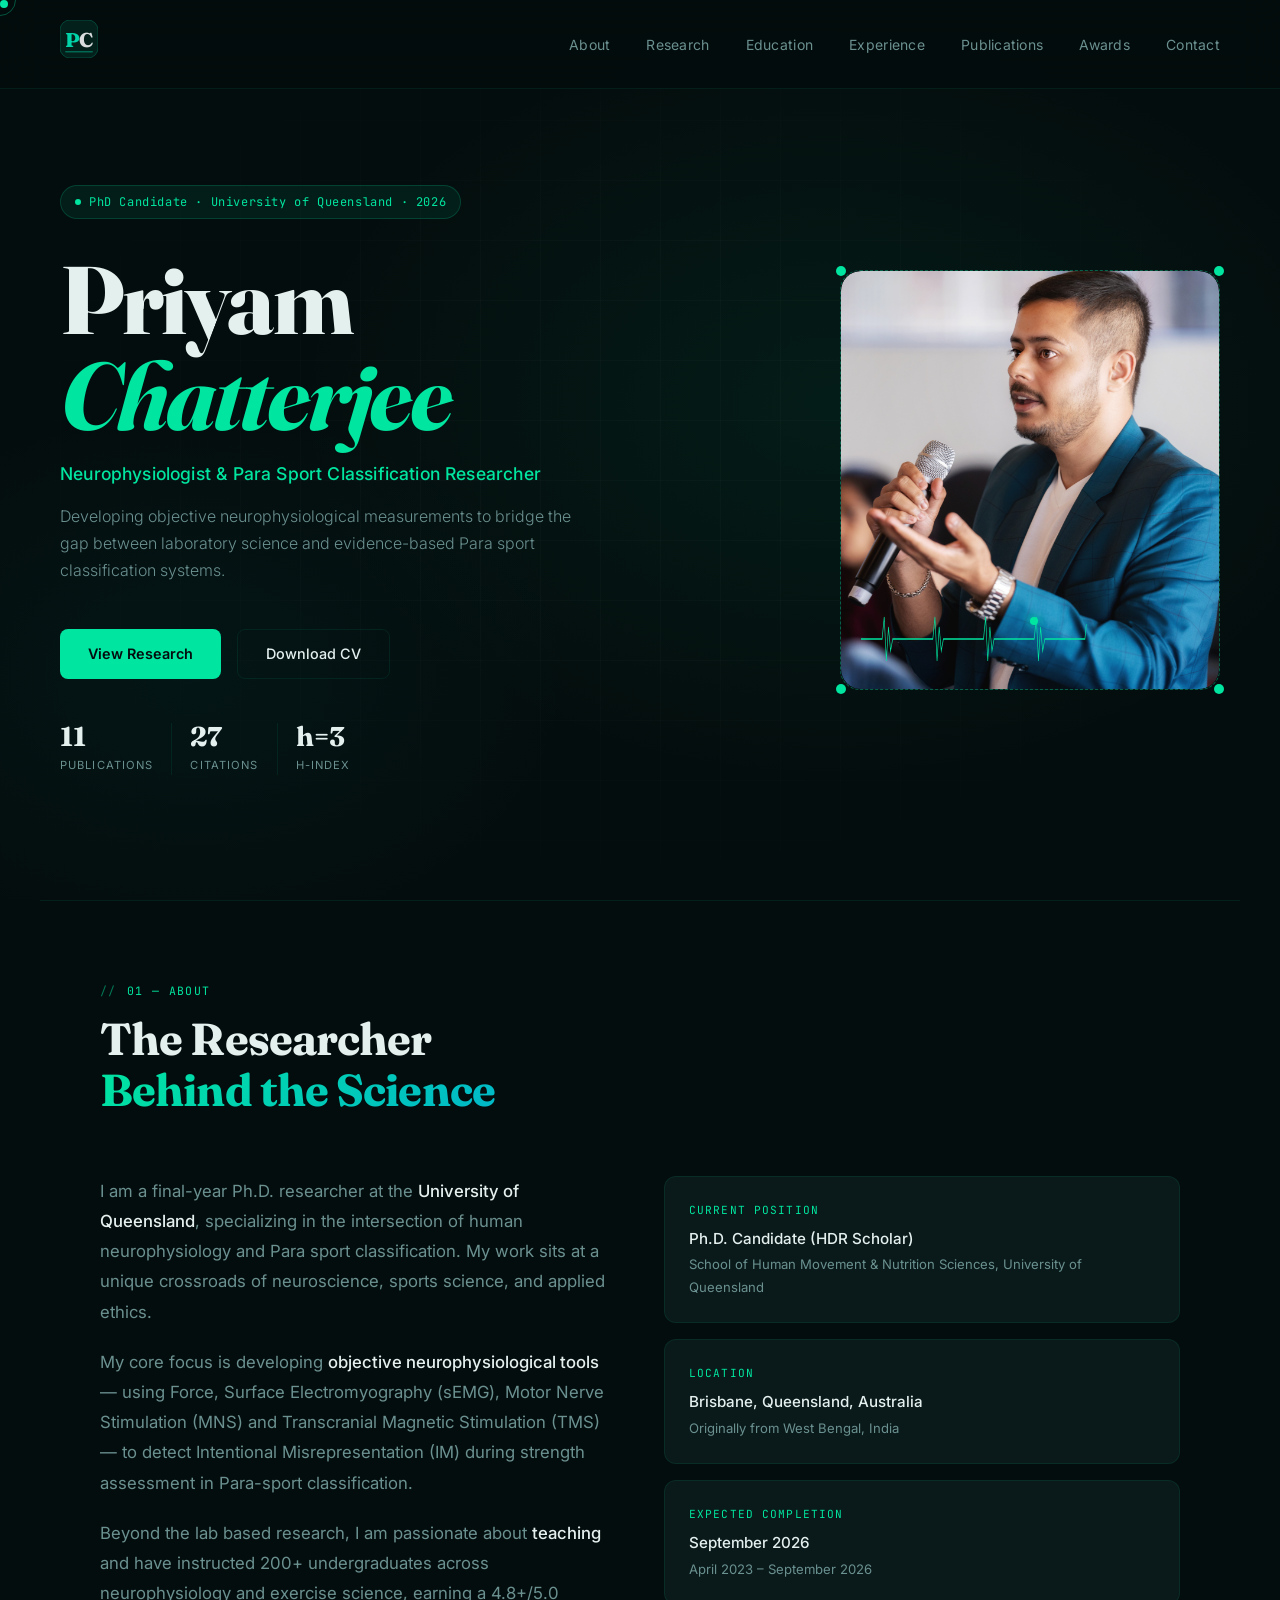
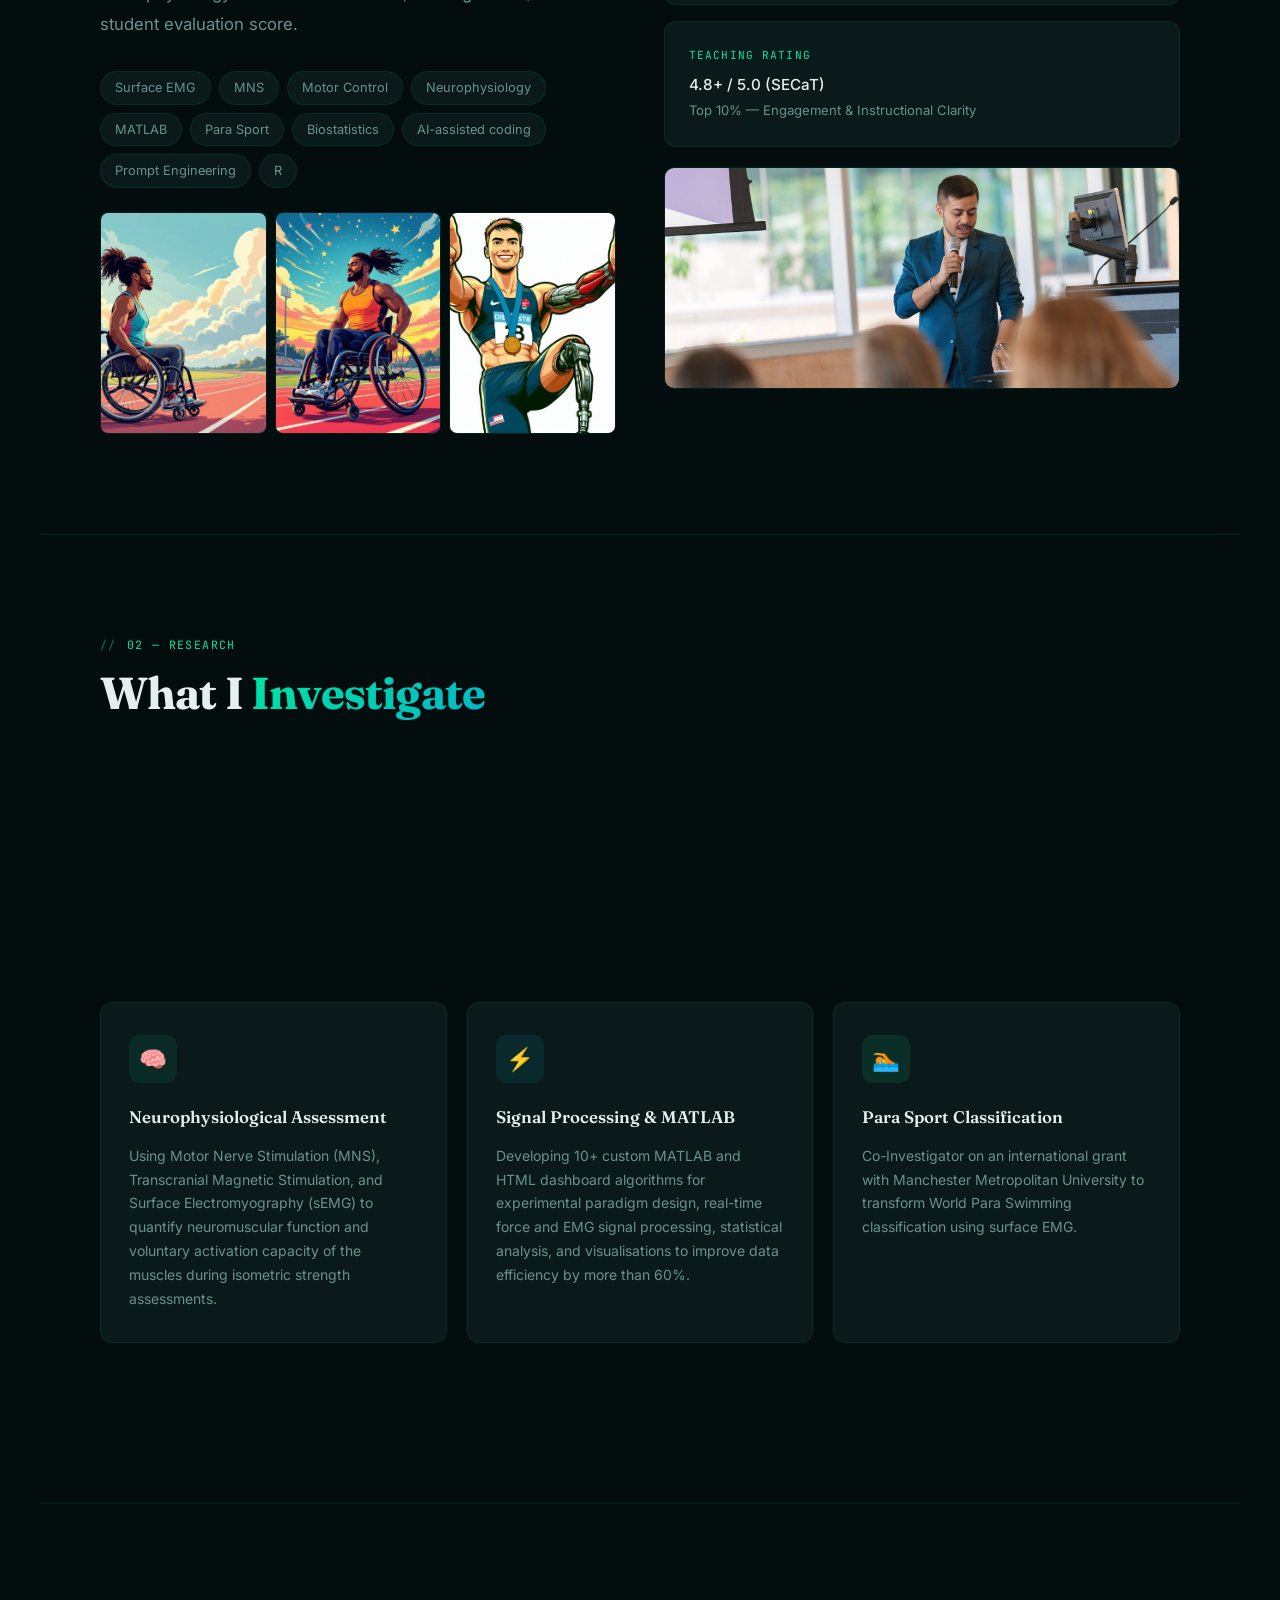
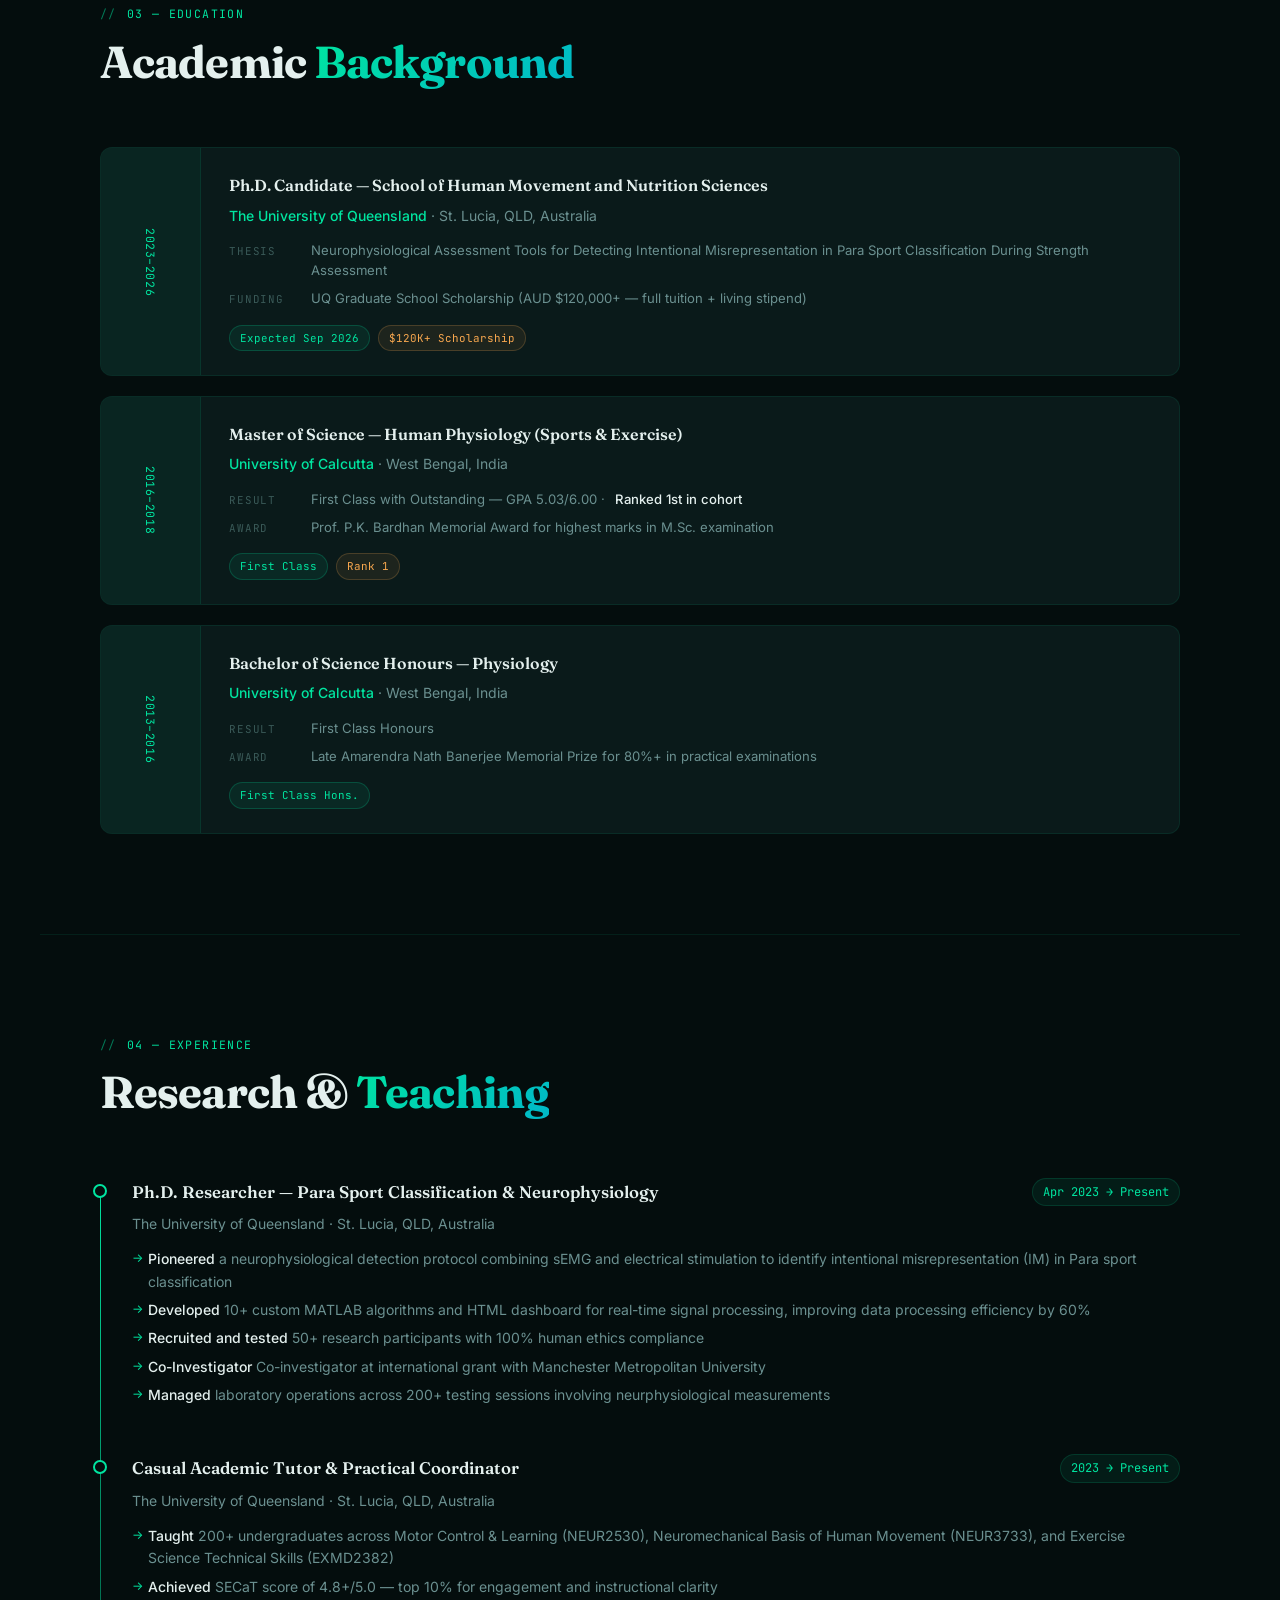
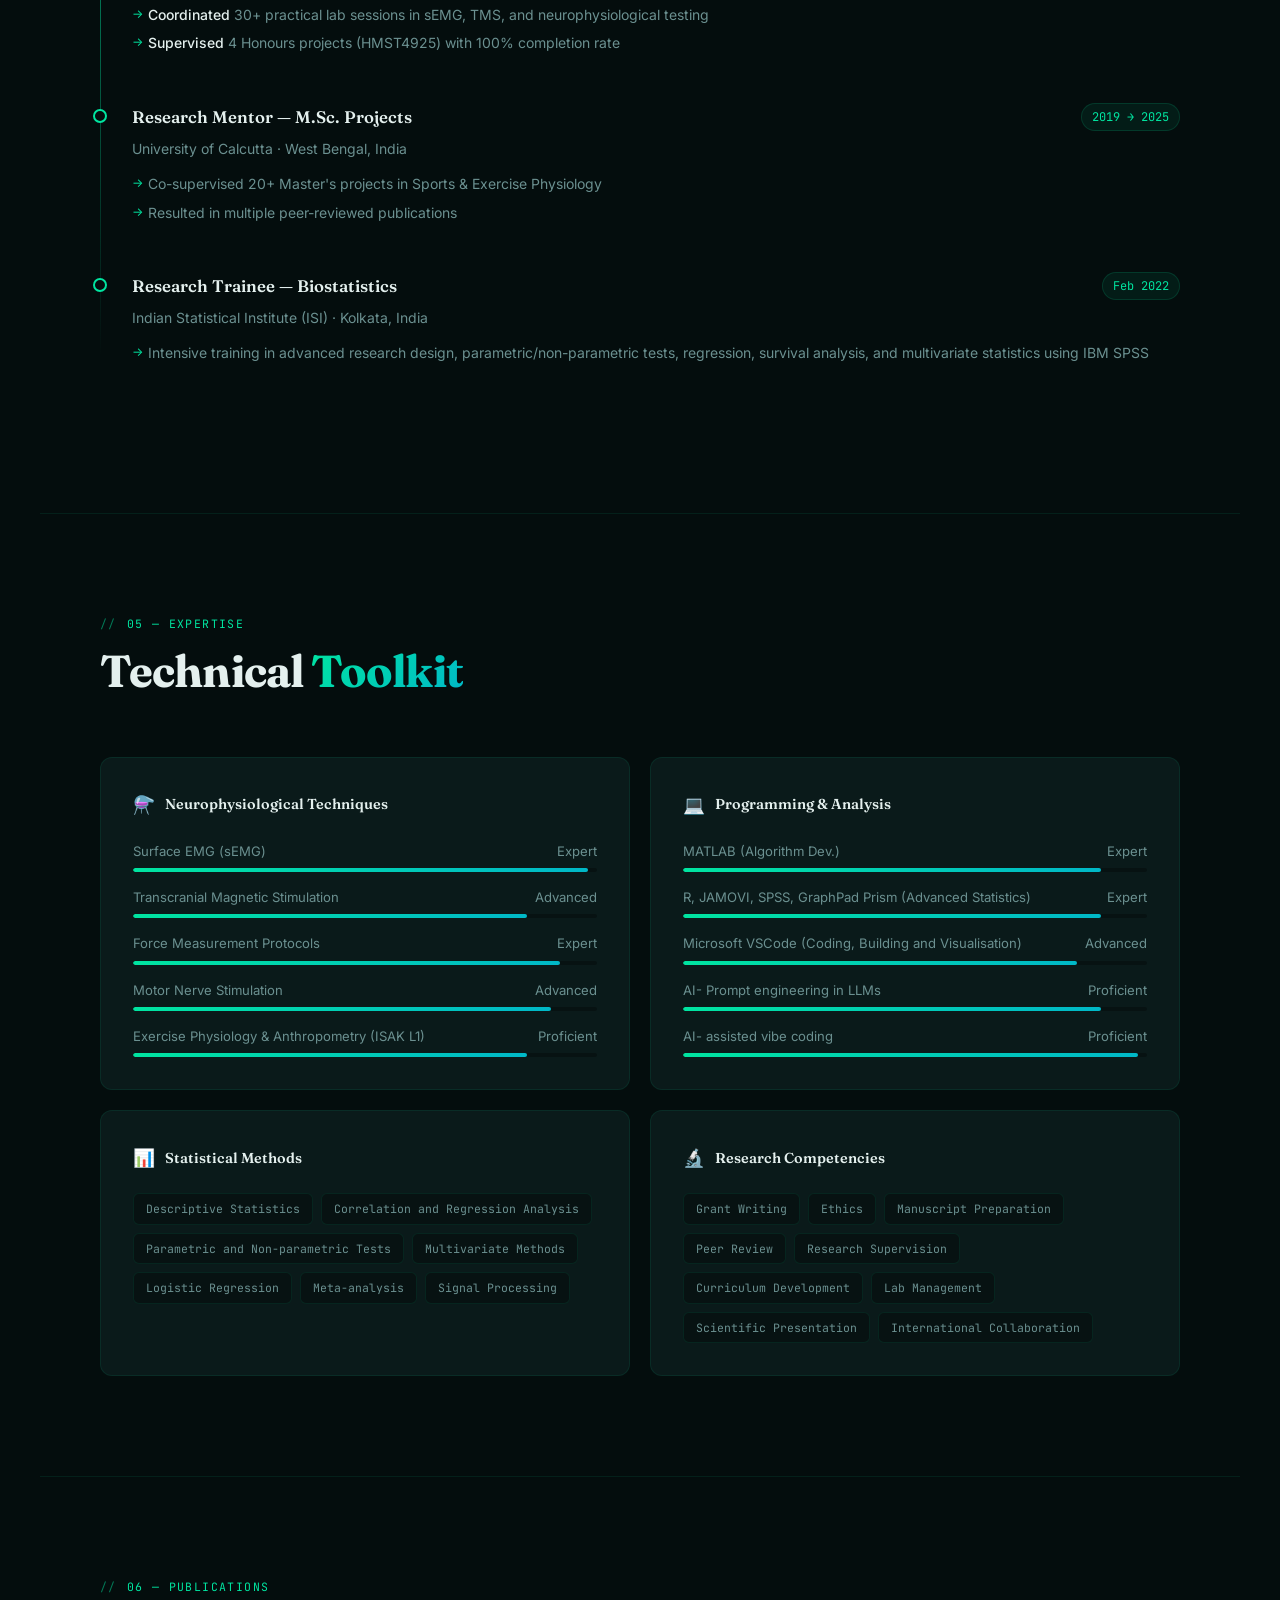
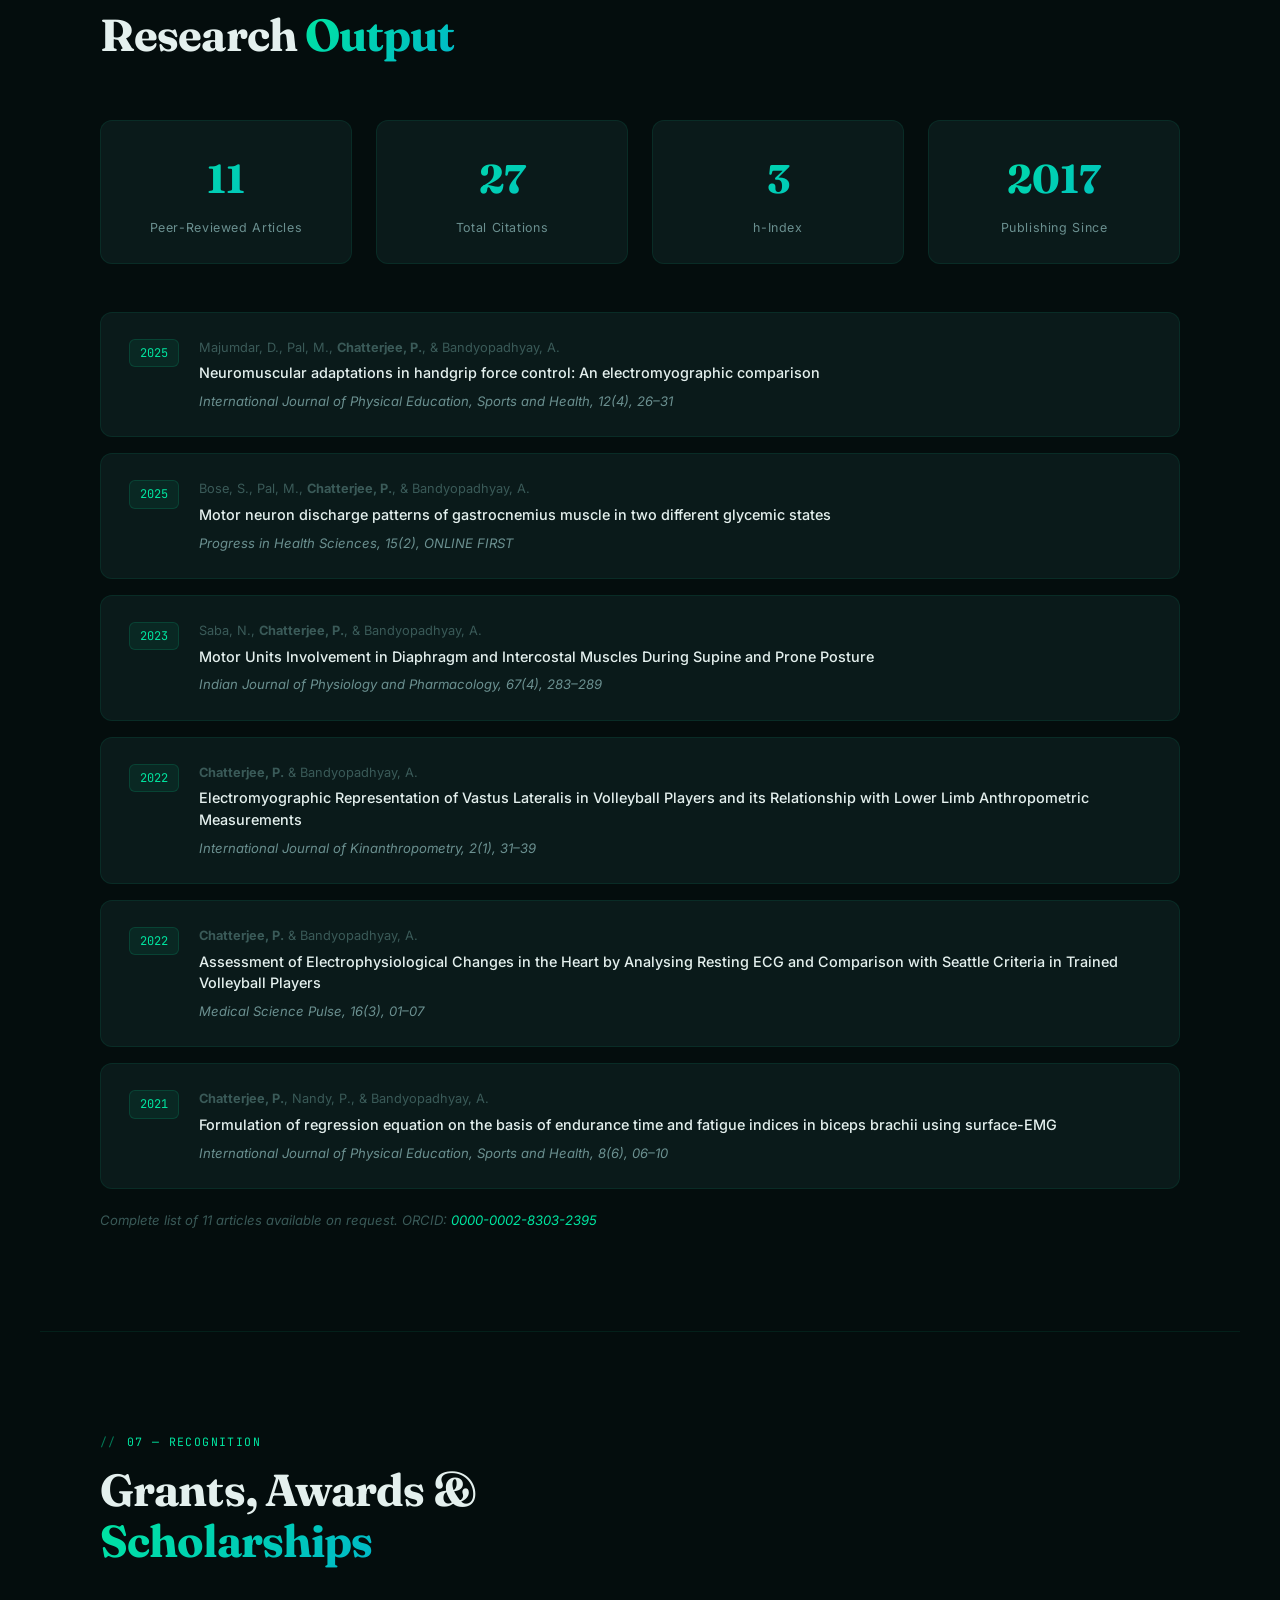
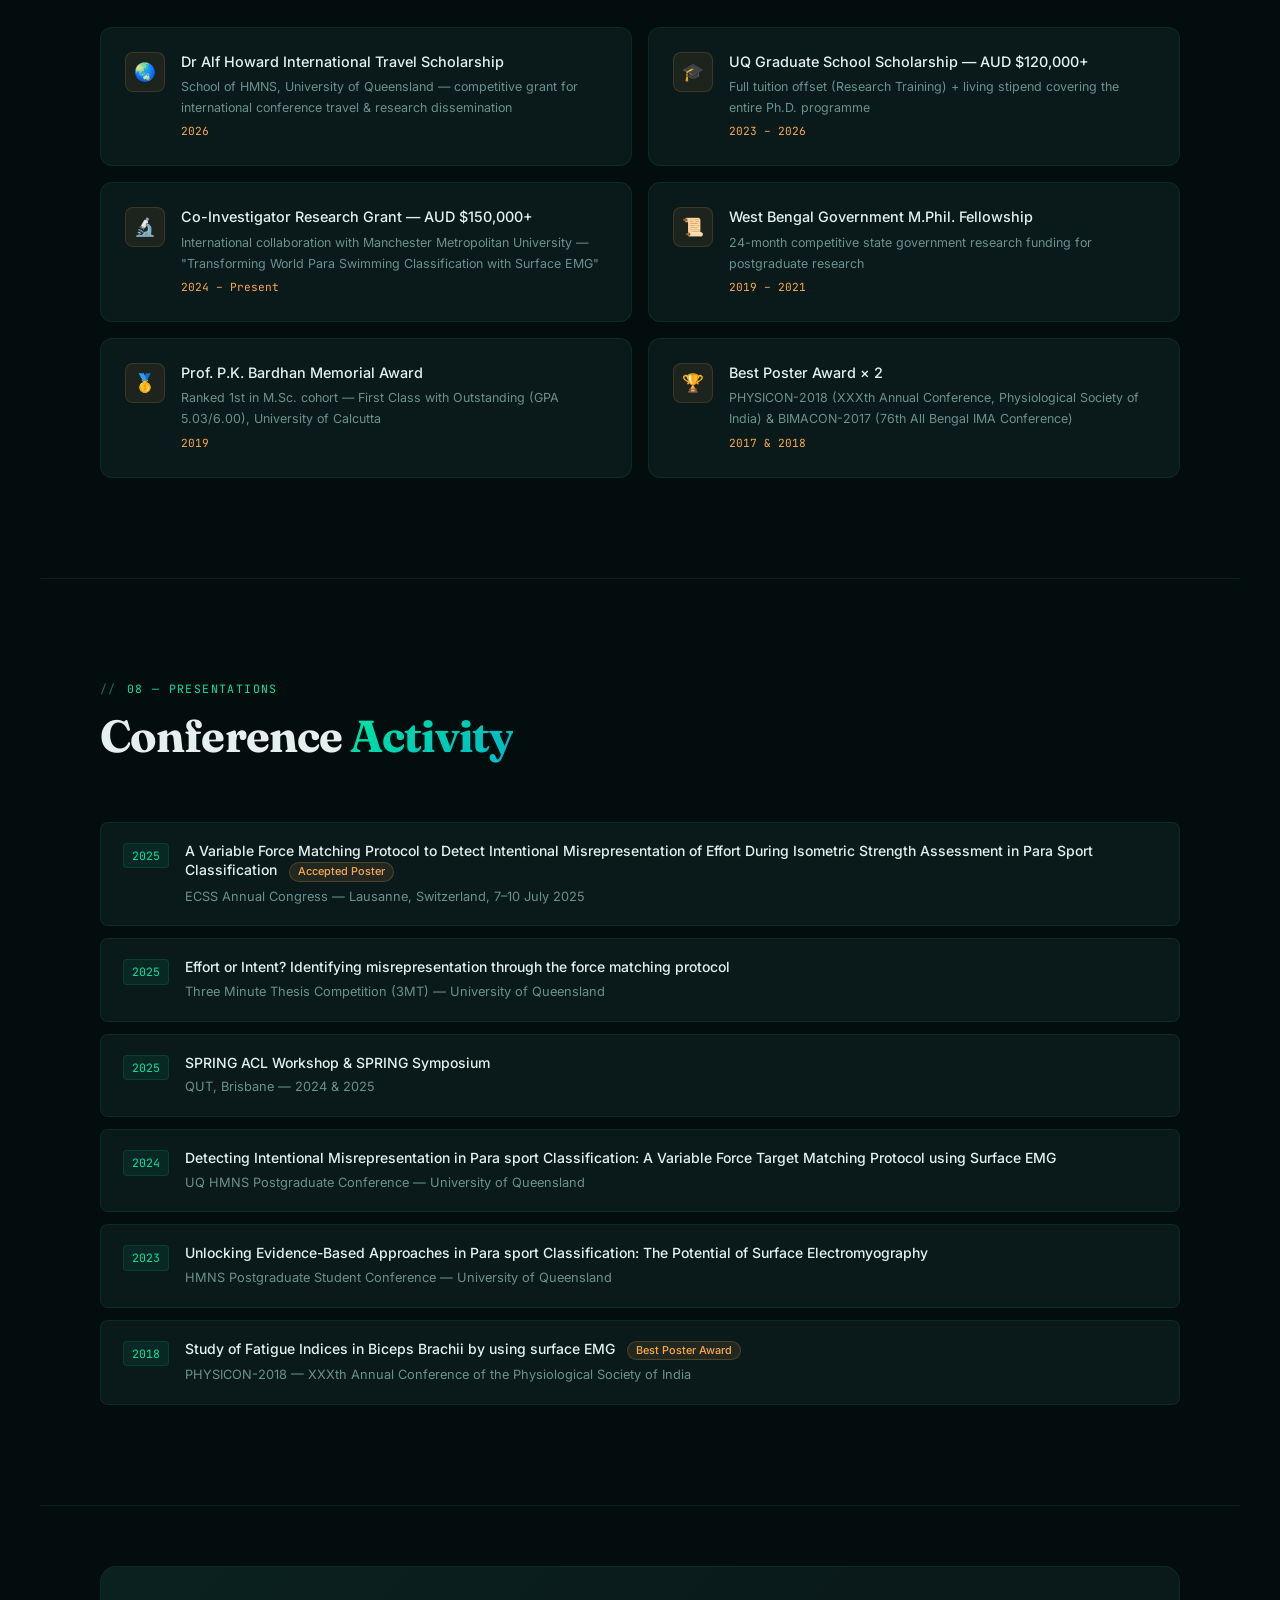
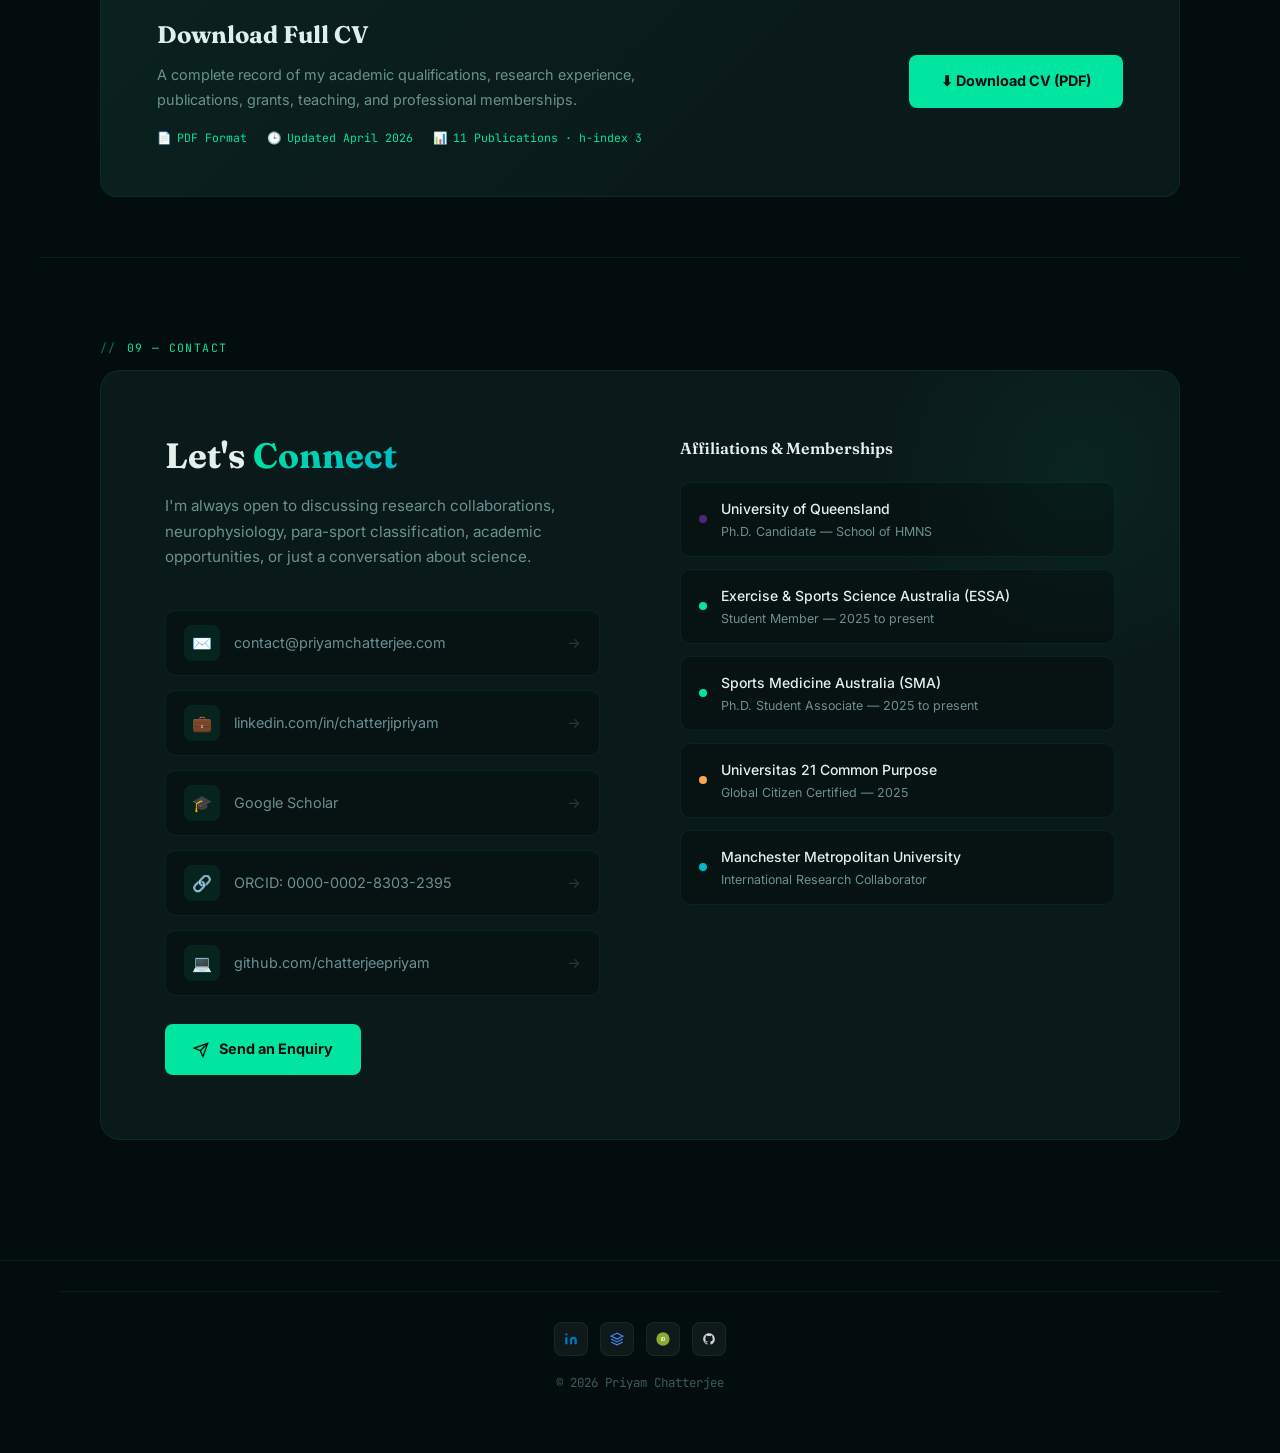
<file: index.html>
<!DOCTYPE html>
<html lang="en">
<head>
  <meta charset="UTF-8">
  <link rel="icon" type="image/x-icon" href="favicon.ico">
  <link rel="icon" type="image/png" sizes="32x32" href="favicon-32x32.png">
  <link rel="icon" type="image/png" sizes="16x16" href="favicon-16x16.png">
  <link rel="apple-touch-icon" sizes="180x180" href="apple-touch-icon.png">
  <link rel="icon" type="image/png" sizes="192x192" href="android-chrome-192x192.png">
  <link rel="icon" type="image/png" sizes="512x512" href="android-chrome-512x512.png">
  <meta name="viewport" content="width=device-width, initial-scale=1.0"/>
  <title>Priyam Chatterjee — PhD Researcher</title>
  <link rel="preconnect" href="https://fonts.googleapis.com"/>
  <link rel="preconnect" href="https://fonts.gstatic.com" crossorigin/>
  <link href="https://fonts.googleapis.com/css2?family=Fraunces:ital,opsz,wght@0,9..144,400;0,9..144,500;0,9..144,600;0,9..144,700;1,9..144,500;1,9..144,600&family=Inter:wght@300;400;500;600;700&family=JetBrains+Mono:wght@400;500&display=swap" rel="stylesheet"/>
  <style>
    *, *::before, *::after { box-sizing: border-box; margin: 0; padding: 0; }

    :root {
      --bg: #040d0d;
      --bg2: #071212;
      --surface: #0a1a1a;
      --surface2: #0d2020;
      --border: rgba(0,255,180,0.08);
      --text: #e4f0ee;
      --muted: #6b9090;
      --dim: #3a5a58;
      --accent: #00e5a0;
      --accent2: #00b8c8;
      --accent3: #f9a84f;
      --green: #00e5a0;
      --grad: linear-gradient(135deg, #00e5a0, #00b8c8);
      --grad2: linear-gradient(135deg, #00b8c8, #f9a84f);
      --r: 12px;
    }

    html { scroll-behavior: smooth; }

    body {
      font-family: 'Inter', sans-serif;
      background: var(--bg);
      color: var(--text);
      line-height: 1.7;
      overflow-x: hidden;
    }

    /* ─── SCROLLBAR ─── */
    ::-webkit-scrollbar { width: 4px; }
    ::-webkit-scrollbar-track { background: var(--bg); }
    ::-webkit-scrollbar-thumb { background: var(--accent); border-radius: 2px; }

    /* ─── CURSOR DOT ─── */
    .cursor {
      width: 8px; height: 8px;
      background: var(--accent);
      border-radius: 50%;
      position: fixed; top: 0; left: 0;
      pointer-events: none;
      z-index: 9999;
      transition: transform 0.1s;
      mix-blend-mode: screen;
    }
    .cursor-ring {
      width: 32px; height: 32px;
      border: 1px solid rgba(0,229,160,0.35);
      border-radius: 50%;
      position: fixed; top: 0; left: 0;
      pointer-events: none;
      z-index: 9998;
      transition: all 0.15s ease;
    }

    /* ─── NAV ─── */
    nav {
      position: fixed; top: 0; left: 0; right: 0;
      z-index: 100;
      padding: 20px 60px;
      display: flex; align-items: center; justify-content: space-between;
      background: rgba(4, 13, 13, 0.92);
      backdrop-filter: blur(20px);
      border-bottom: 1px solid var(--border);
      transition: padding 0.3s;
    }
    nav.scrolled { padding: 14px 60px; }

    .nav-logo {
      font-family: 'Fraunces', serif;
      font-weight: 800;
      font-size: 1.3rem;
      letter-spacing: -0.02em;
      color: var(--text);
      text-decoration: none;
      transition: opacity 0.2s;
    }
    .nav-logo:hover { opacity: 0.8; }
    .nav-logo span { color: var(--accent); }

    .nav-links { display: flex; gap: 36px; list-style: none; }
    .nav-links a {
      font-family: 'Inter', sans-serif;
      font-size: 0.875rem;
      font-weight: 400;
      color: var(--muted);
      text-decoration: none;
      letter-spacing: 0.02em;
      transition: color 0.2s;
      position: relative;
    }
    .nav-links a::after {
      content: '';
      position: absolute; bottom: -2px; left: 0;
      width: 0; height: 1px;
      background: var(--accent);
      transition: width 0.3s;
    }
    .nav-links a:hover { color: var(--text); }
    .nav-links a:hover::after { width: 100%; }

    /* ─── HERO ─── */
    #hero {
      min-height: 0;
      height: 100vh;
      display: grid;
      grid-template-columns: 1fr auto;
      align-items: center;
      padding: 120px 60px 60px;
      position: relative;
      overflow: hidden;
      gap: 60px;
    }

    .hero-bg {
      position: absolute; inset: 0;
      background: radial-gradient(ellipse 70% 70% at 65% 45%, rgba(0,229,160,0.07) 0%, transparent 60%),
                  radial-gradient(ellipse 50% 50% at 15% 75%, rgba(0,184,200,0.05) 0%, transparent 60%);
    }

    .hero-grid {
      position: absolute; inset: 0;
      background-image:
        linear-gradient(rgba(255,255,255,0.02) 1px, transparent 1px),
        linear-gradient(90deg, rgba(255,255,255,0.02) 1px, transparent 1px);
      background-size: 60px 60px;
      mask-image: radial-gradient(ellipse at center, black 30%, transparent 80%);
    }

    .hero-content { position: relative; z-index: 1; max-width: 620px; align-self: center; }

    .hero-tag {
      display: inline-flex; align-items: center; gap: 8px;
      background: rgba(0,229,160,0.08);
      border: 1px solid rgba(0,229,160,0.18);
      border-radius: 100px;
      padding: 6px 14px;
      font-family: 'JetBrains Mono', monospace;
      font-size: 0.75rem;
      color: var(--accent);
      letter-spacing: 0.05em;
      margin-bottom: 32px;
      opacity: 0;
      animation: fadeUp 0.8s 0.1s forwards;
    }
    .hero-tag::before {
      content: '';
      width: 6px; height: 6px;
      background: var(--green);
      border-radius: 50%;
      animation: pulse 2s infinite;
    }

    @keyframes pulse {
      0%, 100% { opacity: 1; transform: scale(1); }
      50% { opacity: 0.4; transform: scale(0.8); }
    }

    .hero-name {
      font-family: 'Fraunces', serif;
      font-size: clamp(3.2rem, 7.5vw, 6.5rem);
      font-weight: 800;
      line-height: 1.0;
      letter-spacing: -0.03em;
      color: var(--text);
      opacity: 0;
      animation: fadeUp 0.8s 0.2s forwards;
    }

    .hero-name .line { display: block; font-weight: 800; }
    .hero-name .accent-line {
      font-style: italic;
      font-weight: 700;
      color: var(--accent);
      /* rich teal — not gradient, matches screenshot */
      background: none;
      -webkit-text-fill-color: var(--accent);
    }

    .hero-role {
      font-family: 'Inter', sans-serif;
      font-size: 1.1rem;
      font-weight: 500;
      color: var(--accent);
      margin-top: 16px;
      opacity: 0;
      animation: fadeUp 0.8s 0.3s forwards;
      letter-spacing: 0.01em;
    }

    .hero-subtitle {
      font-size: 1rem;
      color: var(--muted);
      font-weight: 300;
      margin-top: 14px;
      max-width: 540px;
      line-height: 1.7;
      opacity: 0;
      animation: fadeUp 0.8s 0.4s forwards;
    }
    .hero-subtitle strong { color: var(--text); font-weight: 500; }

    .hero-stats {
      display: flex; gap: 0;
      margin-top: 44px;
      opacity: 0;
      animation: fadeUp 0.8s 0.6s forwards;
    }
    .stat-item {
      display: flex; flex-direction: column;
      padding: 0 18px 0 0;
      margin-right: 18px;
      border-right: 1px solid var(--border);
      white-space: nowrap;
    }
    .stat-item:last-child { border-right: none; }
    .stat-num {
      font-family: 'Fraunces', serif;
      font-size: 1.7rem;
      font-weight: 700;
      color: var(--text);
      line-height: 1;
      white-space: nowrap;
    }
    .stat-label {
      font-size: 0.7rem;
      color: var(--muted);
      text-transform: uppercase;
      letter-spacing: 0.1em;
      margin-top: 6px;
    }

    .hero-cta {
      display: flex; gap: 16px; margin-top: 44px;
      opacity: 0;
      animation: fadeUp 0.8s 0.65s forwards;
    }

    .btn {
      display: inline-flex; align-items: center; gap: 8px;
      padding: 12px 28px;
      border-radius: 8px;
      font-family: 'Inter', sans-serif;
      font-size: 0.9rem;
      font-weight: 500;
      text-decoration: none;
      transition: all 0.25s;
      cursor: pointer;
      border: none;
    }
    .btn-primary {
      background: var(--accent);
      color: #040d0d;
      font-weight: 600;
    }
    .btn-primary:hover {
      opacity: 0.85;
      transform: translateY(-2px);
      box-shadow: 0 12px 32px rgba(0,229,160,0.25);
    }
    .btn-secondary {
      background: transparent;
      color: var(--text);
      border: 1px solid var(--border);
    }
    .btn-secondary:hover {
      border-color: var(--accent);
      color: var(--accent);
      transform: translateY(-2px);
    }

    /* ─── HERO VISUAL CARD ─── */
    .hero-photo-wrap {
      position: relative;
      z-index: 1;
      display: flex;
      align-items: center;
      justify-content: flex-end;
      align-self: center;
      opacity: 0;
      animation: fadeIn 1s 0.8s forwards;
    }
    .hero-visual-card {
      width: 380px; height: 420px;
      border-radius: 20px;
      background: rgba(10, 26, 26, 0.9);
      border: 1px dashed rgba(0,229,160,0.35);
      position: relative;
      overflow: visible;
      display: flex; align-items: center; justify-content: center;
    }

    /* Corner dots */
    .vc-corner {
      position: absolute;
      width: 10px; height: 10px;
      border-radius: 50%;
      background: var(--accent);
    }
    .vc-corner.tl { top: -5px; left: -5px; }
    .vc-corner.tr { top: -5px; right: -5px; }
    .vc-corner.bl { bottom: -5px; left: -5px; }
    .vc-corner.br { bottom: -5px; right: -5px; }

    /* Photo area */
    .hero-photo-inner {
      width: 100%; height: 100%;
      border-radius: 20px;
      overflow: hidden;
      display: flex; flex-direction: column;
      align-items: center; justify-content: center;
      gap: 12px;
      background: rgba(7,18,18,0.95);
      position: relative;
    }
    .hero-photo-inner img {
      width: 100%; height: 100%;
      object-fit: cover;
      border-radius: 20px;
    }
    .hero-photo-initials {
      font-family: 'Fraunces', serif;
      font-size: 5rem; font-weight: 800;
      color: rgba(0,229,160,0.12);
      letter-spacing: -0.05em;
      line-height: 1;
    }
    .hero-photo-hint {
      font-family: 'JetBrains Mono', monospace;
      font-size: 0.72rem;
      color: var(--dim);
      letter-spacing: 0.05em;
    }

    /* Floating chips */
    .vc-chip {
      position: absolute;
      background: #0d1f2d;
      border: 1px solid rgba(0,229,160,0.15);
      border-radius: 12px;
      padding: 10px 14px;
      display: flex; align-items: center; gap: 10px;
      box-shadow: 0 8px 32px rgba(0,0,0,0.5);
      animation: chipFloat 4s ease-in-out infinite;
    }
    .vc-chip.top-right {
      top: -28px; right: -28px;
      animation-delay: 0s;
    }
    .vc-chip.bot-left {
      bottom: 50px; left: -36px;
      animation-delay: -2s;
    }
    @keyframes chipFloat {
      0%, 100% { transform: translateY(0px); }
      50% { transform: translateY(-8px); }
    }
    .chip-icon {
      width: 30px; height: 30px;
      border-radius: 8px;
      display: flex; align-items: center; justify-content: center;
      font-size: 0.9rem;
    }
    .chip-icon.orange { background: rgba(249,168,79,0.15); }
    .chip-icon.pink   { background: rgba(249,79,160,0.15); }
    .chip-label { font-family: 'JetBrains Mono', monospace; }
    .chip-label-top { font-size: 0.6rem; color: var(--muted); letter-spacing: 0.1em; text-transform: uppercase; }
    .chip-label-main { font-size: 0.82rem; color: var(--text); font-weight: 500; }

    /* EMG waveform at bottom */
    .vc-waveform {
      position: absolute;
      bottom: 20px; left: 0; right: 0;
      height: 60px;
      overflow: hidden;
      padding: 0 20px;
    }
    .vc-waveform svg {
      width: 100%; height: 100%;
    }
    .waveform-path {
      stroke: var(--accent);
      stroke-width: 1.5;
      fill: none;
      stroke-dasharray: 1000;
      stroke-dashoffset: 1000;
      animation: drawWave 3s ease forwards 1.5s, scrollWave 6s linear infinite 4.5s;
    }
    @keyframes drawWave {
      to { stroke-dashoffset: 0; }
    }
    @keyframes scrollWave {
      from { transform: translateX(0); }
      to { transform: translateX(-50%); }
    }

    /* Scanning dot on waveform */
    .vc-scan-dot {
      position: absolute;
      bottom: 44px; left: 50%;
      width: 8px; height: 8px;
      background: var(--accent);
      border-radius: 50%;
      box-shadow: 0 0 10px var(--accent);
      animation: scanPulse 1.5s ease-in-out infinite 2s;
    }
    @keyframes scanPulse {
      0%, 100% { opacity: 1; box-shadow: 0 0 6px var(--accent); }
      50% { opacity: 0.4; box-shadow: 0 0 18px var(--accent); }
    }

    @keyframes fadeUp {
      from { opacity: 0; transform: translateY(24px); }
      to { opacity: 1; transform: translateY(0); }
    }
    @keyframes fadeIn {
      from { opacity: 0; }
      to { opacity: 1; }
    }

    /* ─── SECTIONS COMMON ─── */
    section {
      padding: 100px 60px;
      max-width: 1200px;
      margin: 0 auto;
    }

    .section-label {
      font-family: 'JetBrains Mono', monospace;
      font-size: 0.72rem;
      color: var(--accent);
      letter-spacing: 0.12em;
      text-transform: uppercase;
      margin-bottom: 12px;
      display: flex; align-items: center; gap: 10px;
    }
    .section-label::before {
      content: '//';
      opacity: 0.5;
    }

    .section-title {
      font-family: 'Fraunces', serif;
      font-size: clamp(1.8rem, 3.5vw, 2.8rem);
      font-weight: 700;
      line-height: 1.15;
      letter-spacing: -0.02em;
      margin-bottom: 60px;
    }
    .section-title em {
      font-style: normal;
      background: var(--grad);
      -webkit-background-clip: text;
      -webkit-text-fill-color: transparent;
      background-clip: text;
    }

    /* ─── DIVIDER ─── */
    .divider {
      height: 1px;
      background: var(--border);
      max-width: 1200px;
      margin: 0 auto;
    }

    /* ─── ABOUT / BIO ─── */
    #about { padding-top: 80px; }
    .about-grid {
      display: grid;
      grid-template-columns: 1fr 1fr;
      gap: 48px;
      align-items: start;
    }
    .about-text p {
      color: var(--muted);
      font-size: 1.05rem;
      line-height: 1.8;
      margin-bottom: 20px;
    }
    .about-text p strong { color: var(--text); font-weight: 500; }

    .about-tags {
      display: flex; flex-wrap: wrap; gap: 8px;
      margin-top: 32px;
    }
    .tag {
      padding: 5px 14px;
      border-radius: 100px;
      font-size: 0.8rem;
      border: 1px solid var(--border);
      color: var(--muted);
      background: var(--surface);
      transition: all 0.2s;
    }
    .tag:hover { border-color: var(--accent2); color: var(--accent2); }

    .about-cards { display: flex; flex-direction: column; gap: 16px; }
    .info-card {
      background: var(--surface);
      border: 1px solid var(--border);
      border-radius: var(--r);
      padding: 24px;
      transition: border-color 0.3s, transform 0.3s;
    }
    .info-card:hover { border-color: rgba(0,229,160,0.25); transform: translateX(4px); }
    .info-card-label {
      font-family: 'JetBrains Mono', monospace;
      font-size: 0.7rem;
      color: var(--accent);
      letter-spacing: 0.1em;
      text-transform: uppercase;
      margin-bottom: 6px;
    }
    .info-card-value { font-size: 0.95rem; color: var(--text); font-weight: 500; }
    .info-card-sub { font-size: 0.82rem; color: var(--muted); margin-top: 2px; }

    /* ─── RESEARCH ─── */
    #research { background: none; }
    .research-grid {
      display: grid;
      grid-template-columns: repeat(3, 1fr);
      gap: 20px;
      margin-bottom: 60px;
    }
    .research-card {
      background: var(--surface);
      border: 1px solid var(--border);
      border-radius: var(--r);
      padding: 32px 28px;
      transition: all 0.3s;
      position: relative;
      overflow: hidden;
    }
    .research-card::before {
      content: '';
      position: absolute; top: 0; left: 0; right: 0;
      height: 2px;
      opacity: 0;
      transition: opacity 0.3s;
    }
    .research-card:nth-child(1)::before { background: var(--grad); }
    .research-card:nth-child(2)::before { background: var(--grad2); }
    .research-card:nth-child(3)::before { background: linear-gradient(90deg, var(--green), var(--accent)); }
    .research-card:hover { border-color: rgba(0,229,160,0.18); transform: translateY(-4px); box-shadow: 0 20px 40px rgba(0,0,0,0.3); }
    .research-card:hover::before { opacity: 1; }

    .research-icon {
      width: 48px; height: 48px;
      border-radius: 10px;
      display: flex; align-items: center; justify-content: center;
      font-size: 1.4rem;
      margin-bottom: 20px;
    }
    .research-card:nth-child(1) .research-icon { background: rgba(0,229,160,0.08); }
    .research-card:nth-child(2) .research-icon { background: rgba(0,184,200,0.1); }
    .research-card:nth-child(3) .research-icon { background: rgba(0,229,160,0.1); }

    .research-card h3 {
      font-family: 'Fraunces', serif;
      font-size: 1.05rem;
      font-weight: 600;
      margin-bottom: 12px;
      color: var(--text);
    }
    .research-card p { font-size: 0.875rem; color: var(--muted); line-height: 1.7; }

    /* Thesis block */
    .thesis-block {
      background: var(--surface);
      border: 1px solid var(--border);
      border-radius: var(--r);
      padding: 40px;
      position: relative;
      overflow: hidden;
    }
    .thesis-block::before {
      content: '"';
      position: absolute; top: -20px; right: 30px;
      font-family: 'Fraunces', serif;
      font-size: 12rem;
      color: rgba(0,229,160,0.04);
      line-height: 1;
      pointer-events: none;
    }
    .thesis-block h3 {
      font-family: 'Fraunces', serif;
      font-size: 0.8rem;
      font-weight: 600;
      color: var(--accent);
      letter-spacing: 0.08em;
      text-transform: uppercase;
      margin-bottom: 16px;
    }
    .thesis-block p {
      font-size: 1.15rem;
      color: var(--text);
      font-weight: 400;
      line-height: 1.7;
      font-style: italic;
    }
    .thesis-supervisors {
      display: flex; flex-wrap: wrap; gap: 10px;
      margin-top: 24px;
    }
    .supervisor-chip {
      display: flex; align-items: center; gap: 8px;
      background: var(--bg2);
      border: 1px solid var(--border);
      border-radius: 8px;
      padding: 8px 14px;
      font-size: 0.8rem;
      color: var(--muted);
    }
    .supervisor-chip span { color: var(--text); font-weight: 500; }

    /* ─── EXPERIENCE TIMELINE ─── */
    #experience { background: none; }
    .timeline { position: relative; padding-left: 32px; }
    .timeline::before {
      content: '';
      position: absolute; left: 0; top: 8px; bottom: 8px;
      width: 1px;
      background: linear-gradient(to bottom, var(--accent), transparent);
    }
    .timeline-item {
      position: relative;
      margin-bottom: 48px;
      opacity: 0;
      transform: translateX(-20px);
      transition: opacity 0.6s, transform 0.6s;
    }
    .timeline-item.visible { opacity: 1; transform: translateX(0); }
    .timeline-dot {
      position: absolute; left: -39px; top: 6px;
      width: 14px; height: 14px;
      border-radius: 50%;
      background: var(--bg);
      border: 2px solid var(--accent);
      transition: background 0.3s;
    }
    .timeline-item:hover .timeline-dot { background: var(--accent); }

    .timeline-header {
      display: flex; justify-content: space-between; align-items: flex-start;
      margin-bottom: 6px;
    }
    .timeline-role {
      font-family: 'Fraunces', serif;
      font-size: 1.05rem;
      font-weight: 600;
      color: var(--text);
    }
    .timeline-date {
      font-family: 'JetBrains Mono', monospace;
      font-size: 0.75rem;
      color: var(--accent);
      background: rgba(0,229,160,0.07);
      border: 1px solid rgba(0,229,160,0.14);
      padding: 3px 10px;
      border-radius: 100px;
      white-space: nowrap;
      margin-left: 16px;
    }
    .timeline-org {
      font-size: 0.875rem;
      color: var(--muted);
      margin-bottom: 12px;
    }
    .timeline-items {
      list-style: none;
      display: flex; flex-direction: column; gap: 6px;
    }
    .timeline-items li {
      font-size: 0.875rem;
      color: var(--muted);
      padding-left: 16px;
      position: relative;
      line-height: 1.6;
    }
    .timeline-items li::before {
      content: '→';
      position: absolute; left: 0;
      color: var(--accent);
      font-size: 0.75rem;
    }
    .timeline-items li strong { color: var(--text); font-weight: 500; }

    /* ─── SKILLS ─── */
    #skills { background: none; }
    .skills-grid {
      display: grid;
      grid-template-columns: repeat(2, 1fr);
      gap: 20px;
    }
    .skill-group {
      background: var(--surface);
      border: 1px solid var(--border);
      border-radius: var(--r);
      padding: 32px;
    }
    .skill-group-title {
      font-family: 'Fraunces', serif;
      font-size: 0.9rem;
      font-weight: 600;
      color: var(--text);
      margin-bottom: 20px;
      display: flex; align-items: center; gap: 10px;
    }
    .skill-group-title .icon { font-size: 1.1rem; }

    .skill-bars { display: flex; flex-direction: column; gap: 14px; }
    .skill-bar-item { }
    .skill-bar-label {
      display: flex; justify-content: space-between;
      font-size: 0.82rem;
      color: var(--muted);
      margin-bottom: 6px;
    }
    .skill-bar-track {
      height: 4px;
      background: var(--bg2);
      border-radius: 2px;
      overflow: hidden;
    }
    .skill-bar-fill {
      height: 100%;
      border-radius: 2px;
      background: var(--grad);
      width: 0;
      transition: width 1.2s cubic-bezier(0.4,0,0.2,1);
    }
    .skill-bar-fill.animated { }

    .skill-tags-list { display: flex; flex-wrap: wrap; gap: 8px; }
    .skill-tag {
      padding: 5px 12px;
      border-radius: 6px;
      font-family: 'JetBrains Mono', monospace;
      font-size: 0.72rem;
      background: var(--bg2);
      border: 1px solid var(--border);
      color: var(--muted);
      transition: all 0.2s;
    }
    .skill-tag:hover { border-color: var(--accent); color: var(--accent); }

    /* ─── PUBLICATIONS ─── */
    #publications { background: none; }
    .pub-metrics {
      display: flex; gap: 24px; margin-bottom: 48px; flex-wrap: wrap;
    }
    .metric-card {
      background: var(--surface);
      border: 1px solid var(--border);
      border-radius: var(--r);
      padding: 24px 32px;
      text-align: center;
      min-width: 130px;
      flex: 1;
      transition: border-color 0.3s, transform 0.3s;
    }
    .metric-card:hover { border-color: rgba(0,229,160,0.25); transform: translateY(-3px); }
    .metric-num {
      font-family: 'Fraunces', serif;
      font-size: 2.5rem;
      font-weight: 700;
      background: var(--grad);
      -webkit-background-clip: text;
      -webkit-text-fill-color: transparent;
      background-clip: text;
    }
    .metric-label { font-size: 0.78rem; color: var(--muted); margin-top: 4px; letter-spacing: 0.05em; }

    .pub-list { display: flex; flex-direction: column; gap: 16px; }
    .pub-card {
      background: var(--surface);
      border: 1px solid var(--border);
      border-radius: var(--r);
      padding: 24px 28px;
      display: flex; gap: 20px; align-items: flex-start;
      transition: all 0.25s;
    }
    .pub-card:hover { border-color: rgba(0,229,160,0.18); transform: translateX(4px); }
    .pub-year {
      font-family: 'JetBrains Mono', monospace;
      font-size: 0.75rem;
      color: var(--accent);
      background: rgba(0,229,160,0.07);
      border: 1px solid rgba(0,229,160,0.14);
      padding: 3px 10px;
      border-radius: 6px;
      white-space: nowrap;
      height: fit-content;
      margin-top: 2px;
    }
    .pub-content { flex: 1; }
    .pub-title {
      font-size: 0.9rem;
      color: var(--text);
      font-weight: 500;
      line-height: 1.5;
      margin-bottom: 6px;
    }
    .pub-journal { font-size: 0.82rem; color: var(--muted); font-style: italic; }
    .pub-authors { font-size: 0.8rem; color: var(--dim); margin-bottom: 4px; }

    /* ─── AWARDS ─── */
    #awards { background: none; }
    .awards-grid {
      display: grid;
      grid-template-columns: repeat(2, 1fr);
      gap: 16px;
    }
    .award-card {
      background: var(--surface);
      border: 1px solid var(--border);
      border-radius: var(--r);
      padding: 24px;
      display: flex; gap: 16px; align-items: flex-start;
      transition: all 0.25s;
    }
    .award-card:hover { border-color: rgba(249,168,79,0.3); transform: translateY(-3px); }
    .award-icon {
      width: 40px; height: 40px; flex-shrink: 0;
      border-radius: 8px;
      background: rgba(249,168,79,0.08);
      border: 1px solid rgba(249,168,79,0.15);
      display: flex; align-items: center; justify-content: center;
      font-size: 1.1rem;
    }
    .award-name {
      font-size: 0.9rem; color: var(--text); font-weight: 500;
      line-height: 1.4; margin-bottom: 4px;
    }
    .award-body { font-size: 0.78rem; color: var(--muted); }
    .award-year {
      font-family: 'JetBrains Mono', monospace;
      font-size: 0.7rem; color: var(--accent3);
      margin-top: 4px;
    }

    /* ─── CONFERENCES ─── */
    #conferences { background: none; }
    .conf-list { display: flex; flex-direction: column; gap: 12px; }
    .conf-item {
      background: var(--surface);
      border: 1px solid var(--border);
      border-radius: 8px;
      padding: 18px 22px;
      display: flex; gap: 16px; align-items: flex-start;
      transition: all 0.25s;
    }
    .conf-item:hover { border-color: rgba(0,229,160,0.18); }
    .conf-year {
      font-family: 'JetBrains Mono', monospace;
      font-size: 0.72rem; color: var(--green);
      background: rgba(0,229,160,0.07);
      border: 1px solid rgba(0,229,160,0.12);
      padding: 2px 8px; border-radius: 4px;
      white-space: nowrap; height: fit-content;
      margin-top: 2px;
    }
    .conf-content { flex: 1; }
    .conf-title { font-size: 0.875rem; color: var(--text); font-weight: 500; line-height: 1.4; margin-bottom: 4px; }
    .conf-venue { font-size: 0.8rem; color: var(--muted); }
    .conf-badge {
      display: inline-block;
      background: rgba(249,168,79,0.1);
      border: 1px solid rgba(249,168,79,0.2);
      color: var(--accent3);
      font-size: 0.68rem;
      padding: 1px 8px; border-radius: 100px;
      margin-left: 8px;
      font-weight: 500;
    }

    /* ─── CONTACT ─── */
    #contact {
      padding: 80px 60px 120px;
    }
    .contact-wrapper {
      background: var(--surface);
      border: 1px solid var(--border);
      border-radius: 20px;
      padding: 64px;
      display: grid;
      grid-template-columns: 1fr 1fr;
      gap: 80px;
      position: relative;
      overflow: hidden;
    }
    .contact-wrapper::before {
      content: '';
      position: absolute; top: -100px; right: -100px;
      width: 400px; height: 400px;
      background: radial-gradient(circle, rgba(0,229,160,0.05) 0%, transparent 70%);
      pointer-events: none;
    }
    .contact-heading {
      font-family: 'Fraunces', serif;
      font-size: 2.2rem;
      font-weight: 700;
      line-height: 1.2;
      margin-bottom: 16px;
    }
    .contact-heading em {
      font-style: normal;
      background: var(--grad);
      -webkit-background-clip: text;
      -webkit-text-fill-color: transparent;
      background-clip: text;
    }
    .contact-subtext { color: var(--muted); font-size: 0.95rem; line-height: 1.7; margin-bottom: 40px; }

    .contact-links { display: flex; flex-direction: column; gap: 14px; }
    .contact-link {
      display: flex; align-items: center; gap: 14px;
      color: var(--muted);
      text-decoration: none;
      font-size: 0.9rem;
      padding: 14px 18px;
      border-radius: 10px;
      border: 1px solid var(--border);
      background: var(--bg2);
      transition: all 0.25s;
    }
    .contact-link:hover { border-color: var(--accent); color: var(--text); transform: translateX(4px); }
    .contact-link .link-icon {
      width: 36px; height: 36px;
      border-radius: 8px;
      background: rgba(0,229,160,0.08);
      display: flex; align-items: center; justify-content: center;
      font-size: 1rem;
      flex-shrink: 0;
    }
    .contact-link .link-label { flex: 1; }
    .contact-link .link-arrow { opacity: 0.3; transition: opacity 0.2s, transform 0.2s; }
    .contact-link:hover .link-arrow { opacity: 0.8; transform: translateX(3px); }

    /* right side: affiliations */
    .affiliations { }
    .affiliations h3 {
      font-family: 'Fraunces', serif;
      font-size: 1rem; font-weight: 600;
      color: var(--text); margin-bottom: 20px;
    }
    .affil-list { display: flex; flex-direction: column; gap: 12px; }
    .affil-item {
      display: flex; gap: 14px; align-items: center;
      background: var(--bg2);
      border: 1px solid var(--border);
      border-radius: 10px;
      padding: 14px 18px;
    }
    .affil-dot {
      width: 8px; height: 8px;
      border-radius: 50%;
      flex-shrink: 0;
    }
    .affil-dot.uq { background: #51247A; }
    .affil-dot.essa { background: var(--accent); }
    .affil-dot.sma { background: var(--green); }
    .affil-dot.u21 { background: var(--accent3); }
    .affil-name { font-size: 0.875rem; color: var(--text); font-weight: 500; }
    .affil-sub { font-size: 0.78rem; color: var(--muted); }

    /* photo placeholder in contact */
    .profile-photo-contact {
      margin-top: 32px;
      width: 100%;
      height: 200px;
      border-radius: 12px;
      background: var(--bg2);
      border: 1px dashed rgba(0,229,160,0.18);
      display: flex; flex-direction: column; align-items: center; justify-content: center;
      gap: 8px;
      color: var(--dim);
      font-size: 0.8rem;
    }
    .profile-photo-contact span { font-size: 2rem; }

    /* ─── FOOTER ─── */
    footer {
      text-align: center;
      padding: 30px 60px;
      border-top: 1px solid var(--border);
      font-size: 0.8rem;
      color: var(--dim);
      font-family: 'JetBrains Mono', monospace;
    }
    footer a { color: var(--accent); text-decoration: none; }

    /* ─── SCROLL REVEAL ─── */
    .reveal {
      opacity: 0;
      transform: translateY(30px);
      transition: opacity 0.7s ease, transform 0.7s ease;
    }
    .reveal.visible {
      opacity: 1;
      transform: translateY(0);
    }
    .reveal-delay-1 { transition-delay: 0.1s; }
    .reveal-delay-2 { transition-delay: 0.2s; }
    .reveal-delay-3 { transition-delay: 0.3s; }

    /* ─── EDUCATION ─── */
    .edu-timeline { display: flex; flex-direction: column; gap: 20px; }
    .edu-card {
      display: grid;
      grid-template-columns: 100px 1fr;
      gap: 0;
      background: var(--surface);
      border: 1px solid var(--border);
      border-radius: var(--r);
      overflow: hidden;
      transition: border-color 0.3s, transform 0.3s;
    }
    .edu-card:hover { border-color: rgba(0,229,160,0.25); transform: translateX(4px); }
    .edu-year-band {
      background: rgba(0,229,160,0.05);
      border-right: 1px solid var(--border);
      display: flex; align-items: center; justify-content: center;
      font-family: 'JetBrains Mono', monospace;
      font-size: 0.72rem;
      color: var(--accent);
      letter-spacing: 0.05em;
      writing-mode: vertical-rl;
      text-orientation: mixed;
      padding: 24px 0;
    }
    .edu-body { padding: 24px 28px; }
    .edu-degree {
      font-family: 'Fraunces', serif;
      font-size: 1rem; font-weight: 600;
      color: var(--text); margin-bottom: 4px;
    }
    .edu-inst {
      font-size: 0.875rem; color: var(--accent);
      font-weight: 500; margin-bottom: 14px;
    }
    .edu-loc { color: var(--muted); font-weight: 400; }
    .edu-details { display: flex; flex-direction: column; gap: 8px; margin-bottom: 16px; }
    .edu-detail-item {
      font-size: 0.82rem; color: var(--muted); line-height: 1.5;
      display: flex; gap: 10px;
    }
    .edu-detail-label {
      font-family: 'JetBrains Mono', monospace;
      font-size: 0.68rem; color: var(--dim);
      text-transform: uppercase; letter-spacing: 0.08em;
      white-space: nowrap; padding-top: 2px; min-width: 72px;
    }
    .edu-detail-item strong { color: var(--text); font-weight: 500; }
    .edu-badge-row { display: flex; gap: 8px; flex-wrap: wrap; }
    .edu-badge {
      font-family: 'JetBrains Mono', monospace;
      font-size: 0.68rem; padding: 3px 10px; border-radius: 100px;
    }
    .edu-badge.teal {
      background: rgba(0,229,160,0.08); border: 1px solid rgba(0,229,160,0.2);
      color: var(--accent);
    }
    .edu-badge.gold {
      background: rgba(249,168,79,0.08); border: 1px solid rgba(249,168,79,0.2);
      color: var(--accent3);
    }

    /* ─── CV DOWNLOAD ─── */
    #cv-download {
      padding: 60px;
      max-width: 1200px;
      margin: 0 auto;
    }
    .cv-banner {
      background: var(--surface);
      border: 1px solid var(--border);
      border-radius: 16px;
      padding: 48px 56px;
      display: flex; align-items: center; justify-content: space-between; gap: 40px;
      position: relative; overflow: hidden;
    }
    .cv-banner::before {
      content: '';
      position: absolute; inset: 0;
      background: linear-gradient(135deg, rgba(0,229,160,0.04) 0%, transparent 60%);
      pointer-events: none;
    }
    .cv-banner-left h3 {
      font-family: 'Fraunces', serif;
      font-size: 1.5rem; font-weight: 700;
      color: var(--text); margin-bottom: 8px;
    }
    .cv-banner-left p { font-size: 0.9rem; color: var(--muted); max-width: 480px; }
    .cv-banner-meta {
      display: flex; gap: 20px; margin-top: 16px; flex-wrap: wrap;
    }
    .cv-meta-item {
      font-family: 'JetBrains Mono', monospace;
      font-size: 0.72rem; color: var(--dim);
      display: flex; align-items: center; gap: 6px;
    }
    .cv-meta-item span { color: var(--accent); }
    .cv-banner-right { flex-shrink: 0; }
    .btn-cv {
      display: inline-flex; align-items: center; gap: 10px;
      padding: 14px 32px;
      background: var(--accent);
      color: #040d0d;
      font-weight: 700;
      font-size: 0.9rem;
      border-radius: 8px;
      text-decoration: none;
      transition: all 0.25s;
      font-family: 'Inter', sans-serif;
    }
    .btn-cv:hover {
      opacity: 0.85;
      transform: translateY(-2px);
      box-shadow: 0 12px 32px rgba(0,229,160,0.25);
    }

    /* ─── IMPACT INFOGRAPHIC ─── */
    .impact-strip {
      display: grid;
      grid-template-columns: repeat(4, 1fr);
      gap: 2px;
      margin-bottom: 60px;
      border-radius: var(--r);
      overflow: hidden;
      border: 1px solid var(--border);
    }
    .impact-cell {
      background: var(--surface);
      padding: 28px 24px;
      text-align: center;
      transition: background 0.2s;
      border-right: 1px solid var(--border);
    }
    .impact-cell:last-child { border-right: none; }
    .impact-cell:hover { background: var(--surface2); }
    .impact-cell-icon { font-size: 1.6rem; margin-bottom: 10px; }
    .impact-cell-num {
      font-family: 'Fraunces', serif;
      font-size: 1.8rem; font-weight: 700;
      color: var(--accent);
      line-height: 1;
      margin-bottom: 4px;
    }
    .impact-cell-label { font-size: 0.72rem; color: var(--muted); text-transform: uppercase; letter-spacing: 0.08em; }

    .nav-links a.active { color: var(--accent); }
    .nav-links a.active::after { width: 100%; }

    #menuBtn {
      display: none;
      background: none; border: 1px solid var(--border);
      color: var(--text); font-size: 1.1rem;
      padding: 6px 12px; border-radius: 6px; cursor: pointer;
      transition: border-color 0.2s;
    }
    #menuBtn:hover { border-color: var(--accent); color: var(--accent); }

    /* ─── MOBILE additions ─── */
    @media (max-width: 900px) {
      .edu-card { grid-template-columns: 1fr; }
      .edu-year-band { writing-mode: horizontal-tb; padding: 12px 20px; border-right: none; border-bottom: 1px solid var(--border); }
      .impact-strip { grid-template-columns: repeat(2, 1fr); }
      .cv-banner { flex-direction: column; padding: 32px 24px; }
      #cv-download { padding: 40px 24px; }
      nav { padding: 16px 24px; }
      #menuBtn { display: block; }
      .nav-links {
        display: none;
        position: absolute; top: 100%; left: 0; right: 0;
        background: rgba(4,13,13,0.98);
        backdrop-filter: blur(20px);
        flex-direction: column; gap: 0;
        border-bottom: 1px solid var(--border);
        padding: 8px 0;
      }
      .nav-links.open { display: flex; }
      .nav-links li { width: 100%; }
      .nav-links a {
        display: block; padding: 14px 24px;
        border-bottom: 1px solid var(--border);
      }
      #hero { padding: 100px 16px 60px; flex-direction: column; justify-content: center; gap: 32px; overflow-x: hidden; }
      .hero-photo-wrap { display: none; }
      .hero-content { max-width: 100%; width: 100%; }
      .hero-name { font-size: clamp(2.4rem, 10vw, 6.5rem); }
      .hero-stats { gap: 0; flex-wrap: wrap; }
      .stat-item { padding: 0 16px 0 0; margin-right: 16px; }
      section { padding: 60px 16px; }
      .about-grid, .research-grid, .skills-grid, .awards-grid { grid-template-columns: 1fr; }
      .contact-wrapper { grid-template-columns: 1fr; padding: 32px 24px; gap: 40px; }
      #contact { padding: 60px 24px; }
    }
  </style>
</head>
<body>

<div class="cursor" id="cursor"></div>
<div class="cursor-ring" id="cursorRing"></div>

<!-- ─── NAV ─── -->
<nav id="navbar">
  <a href="index.html" class="nav-logo" aria-label="Priyam Chatterjee">
  <svg width="38" height="38" viewBox="0 0 38 38" fill="none" xmlns="http://www.w3.org/2000/svg">
    <rect width="38" height="38" rx="10" fill="rgba(0,212,168,0.1)" stroke="rgba(0,212,168,0.25)" stroke-width="1"/>
    <!-- P -->
    <text x="5" y="27" font-family="Fraunces, serif" font-weight="800" font-size="20" fill="#00d4a8">P</text>
    <!-- C -->
    <text x="19" y="27" font-family="Fraunces, serif" font-weight="800" font-size="20" fill="rgba(255,255,255,0.85)">C</text>
    <!-- bottom accent line -->
    <rect x="5" y="31" width="28" height="1.5" rx="1" fill="rgba(0,212,168,0.4)"/>
  </svg>
</a>
  </a>
  <ul class="nav-links">
    <li><a href="#about">About</a></li>
    <li><a href="#research">Research</a></li>
    <li><a href="#education">Education</a></li>
    <li><a href="#experience">Experience</a></li>
    <li><a href="#publications">Publications</a></li>
    <li><a href="#awards">Awards</a></li>
    <li><a href="#contact">Contact</a></li>
  </ul>
  <button id="menuBtn" aria-label="Toggle menu">☰</button>
</nav>

<!-- ─── HERO ─── -->
<div id="hero">
  <div class="hero-bg"></div>
  <div class="hero-grid"></div>
  <div class="hero-content">
    <div class="hero-tag">PhD Candidate · University of Queensland · 2026</div>
    <h1 class="hero-name">
      <span class="line">Priyam</span>
      <span class="line accent-line">Chatterjee</span>
    </h1>
    <p class="hero-role">Neurophysiologist &amp; Para Sport Classification Researcher</p>
    <p class="hero-subtitle">
      Developing objective neurophysiological measurements to bridge the gap between laboratory science and evidence-based Para sport classification systems.
    </p>
    <div class="hero-cta">
      <a href="#research" class="btn btn-primary">View Research</a>
      <a href="#cv-download" class="btn btn-secondary">Download CV</a>
    </div>
    <div class="hero-stats">
      <div class="stat-item">
        <span class="stat-num">11</span>
        <span class="stat-label">Publications</span>
      </div>
      <div class="stat-item">
        <span class="stat-num">27</span>
        <span class="stat-label">Citations</span>
      </div>
      <div class="stat-item">
        <span class="stat-num">h=3</span>
        <span class="stat-label">H-Index</span>
      </div>
      
    </div>
  </div>

  <div class="hero-photo-wrap">
    <div class="hero-visual-card">
      <!-- Corner dots -->
      <div class="vc-corner tl"></div>
      <div class="vc-corner tr"></div>
      <div class="vc-corner bl"></div>
      <div class="vc-corner br"></div>

      <!-- Photo -->
      <div class="hero-photo-inner">
        <img src="images/portrait.jpg" alt="Priyam Chatterjee">
      </div>

      <!-- Animated EMG waveform -->
      <div class="vc-waveform">
        <svg viewBox="0 0 800 60" preserveAspectRatio="none">
          <path class="waveform-path" d="
            M0,30 L40,30 L50,30 L55,8 L60,52 L65,18 L70,42 L75,30 L120,30
            L160,30 L170,30 L175,8 L180,52 L185,18 L190,42 L195,30 L240,30
            L280,30 L290,30 L295,8 L300,52 L305,18 L310,42 L315,30 L360,30
            L400,30 L410,30 L415,8 L420,52 L425,18 L430,42 L435,30 L480,30
            L520,30 L530,30 L535,8 L540,52 L545,18 L550,42 L555,30 L600,30
            L640,30 L650,30 L655,8 L660,52 L665,18 L670,42 L675,30 L720,30
            L760,30 L770,30 L775,8 L780,52 L785,18 L790,42 L795,30 L800,30
          "/>
        </svg>
        <div class="vc-scan-dot"></div>
      </div>
    </div>
  </div>
</div>

<div class="divider"></div>

<!-- ─── ABOUT ─── -->
<section id="about" class="reveal">
  <div class="section-label">01 — About</div>
  <h2 class="section-title">The Researcher<br><em>Behind the Science</em></h2>
  <div class="about-grid">
    <div class="about-text">
      <p>
        I am a final-year Ph.D. researcher at the <strong>University of Queensland</strong>, specializing in the intersection of human neurophysiology and Para sport classification. My work sits at a unique crossroads of neuroscience, sports science, and applied ethics.
      </p>
      <p>
        My core focus is developing <strong>objective neurophysiological tools</strong> — using Force, Surface Electromyography (sEMG), Motor Nerve Stimulation (MNS) and Transcranial Magnetic Stimulation (TMS)— to detect Intentional Misrepresentation (IM) during strength assessment in Para-sport classification.
      </p>
      <p>
        Beyond the lab based research, I am passionate about <strong>teaching</strong> and have instructed 200+ undergraduates across neurophysiology and exercise science, earning a 4.8+/5.0 student evaluation score.
      </p>
      <div class="about-tags">
        <span class="tag">Surface EMG</span>
        <span class="tag">MNS</span>
        <span class="tag">Motor Control</span>
        <span class="tag">Neurophysiology</span>
        <span class="tag">MATLAB</span>
        <span class="tag">Para Sport</span>
        <span class="tag">Biostatistics</span>
        <span class="tag">AI-assisted coding</span>
        <span class="tag">Prompt Engineering</span>
        <span class="tag">R</span>
      </div>
      <!-- 3-photo strip — lab/conference photos -->
      <div style="display:grid; grid-template-columns:repeat(3,1fr); gap:8px; margin-top:24px;">
        <img src="images/photo2.png" alt="Research" style="width:100%;aspect-ratio:3/4;object-fit:cover;border-radius:8px;border:1px solid var(--border);">
        <img src="images/photo3.png" alt="Research" style="width:100%;aspect-ratio:3/4;object-fit:cover;border-radius:8px;border:1px solid var(--border);">
        <img src="images/photo4.jpg" alt="Research" style="width:100%;aspect-ratio:3/4;object-fit:cover;border-radius:8px;border:1px solid var(--border);">
      </div>
    </div>
    <div class="about-cards">
      <div class="info-card">
        <div class="info-card-label">Current Position</div>
        <div class="info-card-value">Ph.D. Candidate (HDR Scholar)</div>
        <div class="info-card-sub">School of Human Movement & Nutrition Sciences, University of Queensland</div>
      </div>
      <div class="info-card">
        <div class="info-card-label">Location</div>
        <div class="info-card-value">Brisbane, Queensland, Australia</div>
        <div class="info-card-sub">Originally from West Bengal, India</div>
      </div>
      <div class="info-card">
        <div class="info-card-label">Expected Completion</div>
        <div class="info-card-value">September 2026</div>
        <div class="info-card-sub">April 2023 – September 2026</div>
      </div>
      <div class="info-card">
        <div class="info-card-label">Teaching Rating</div>
        <div class="info-card-value">4.8+ / 5.0 (SECaT)</div>
        <div class="info-card-sub">Top 10% — Engagement & Instructional Clarity</div>
      </div>
      <!-- portrait2 directly under SECaT card -->
      <div style="border-radius:10px; overflow:hidden; border:1px solid var(--border); margin-top:4px;">
        <img src="images/portrait2.jpg" alt="Priyam Chatterjee" style="width:100%;display:block;object-fit:cover;max-height:220px;">
      </div>
    </div>
  </div>
</section>

<div class="divider"></div>

<!-- ─── RESEARCH ─── -->
<section id="research" class="reveal">
  <div class="section-label">02 — Research</div>
  <h2 class="section-title">What I <em>Investigate</em></h2>

  <!-- Impact strip -->
  <div class="impact-strip reveal">
    <div class="impact-cell">
      <div class="impact-cell-icon">🧬</div>
      <div class="impact-cell-num">100+</div>
      <div class="impact-cell-label">Human participants tested</div>
    </div>
    <div class="impact-cell">
      <div class="impact-cell-icon">💻</div>
      <div class="impact-cell-num">10+</div>
      <div class="impact-cell-label">MATLAB and HTML Algorithms</div>
    </div>
    <div class="impact-cell">
      <div class="impact-cell-icon">🏟</div>
      <div class="impact-cell-num">200+</div>
      <div class="impact-cell-label">Lab Testing Sessions</div>
    </div>
    <div class="impact-cell">
      <div class="impact-cell-icon">🌐</div>
      <div class="impact-cell-num">3</div>
      <div class="impact-cell-label">Countries Collaborating</div>
    </div>
  </div>

  <div class="research-grid">
    <div class="research-card reveal reveal-delay-1">
      <div class="research-icon">🧠</div>
      <h3>Neurophysiological Assessment</h3>
      <p>Using Motor Nerve Stimulation (MNS), Transcranial Magnetic Stimulation, and Surface Electromyography (sEMG) to quantify neuromuscular function and voluntary activation capacity of the muscles during isometric strength assessments.</p>
    </div>
    <div class="research-card reveal reveal-delay-2">
      <div class="research-icon">⚡</div>
      <h3>Signal Processing & MATLAB</h3>
      <p>Developing 10+ custom MATLAB and HTML dashboard algorithms for experimental paradigm design, real-time force and EMG signal processing, statistical analysis, and visualisations to improve data efficiency by more than 60%.</p>
    </div>
    <div class="research-card reveal reveal-delay-3">
      <div class="research-icon">🏊</div>
      <h3>Para Sport Classification</h3>
      <p>Co-Investigator on an international grant with Manchester Metropolitan University to transform World Para Swimming classification using surface EMG.</p>
    </div>
  </div>


</section>

<div class="divider"></div>

<!-- ─── EDUCATION ─── -->
<section id="education" class="reveal">
  <div class="section-label">03 — Education</div>
  <h2 class="section-title">Academic <em>Background</em></h2>

  <div class="edu-timeline">

    <div class="edu-card reveal">
      <div class="edu-year-band">2023–2026</div>
      <div class="edu-body">
        <div class="edu-degree">Ph.D. Candidate — School of Human Movement and Nutrition Sciences</div>
        <div class="edu-inst">The University of Queensland <span class="edu-loc">· St. Lucia, QLD, Australia</span></div>
        <div class="edu-details">
          <div class="edu-detail-item"><span class="edu-detail-label">Thesis</span>Neurophysiological Assessment Tools for Detecting Intentional Misrepresentation in Para Sport Classification During Strength Assessment</div>
          <div class="edu-detail-item"><span class="edu-detail-label">Funding</span>UQ Graduate School Scholarship (AUD $120,000+ — full tuition + living stipend)</div>
        </div>
        <div class="edu-badge-row">
          <span class="edu-badge teal">Expected Sep 2026</span>
          <span class="edu-badge gold">$120K+ Scholarship</span>
        </div>
      </div>
    </div>

    <div class="edu-card reveal reveal-delay-1">
      <div class="edu-year-band">2016–2018</div>
      <div class="edu-body">
        <div class="edu-degree">Master of Science — Human Physiology (Sports &amp; Exercise)</div>
        <div class="edu-inst">University of Calcutta <span class="edu-loc">· West Bengal, India</span></div>
        <div class="edu-details">
          <div class="edu-detail-item"><span class="edu-detail-label">Result</span>First Class with Outstanding — GPA 5.03/6.00 · <strong>Ranked 1st in cohort</strong></div>
          <div class="edu-detail-item"><span class="edu-detail-label">Award</span>Prof. P.K. Bardhan Memorial Award for highest marks in M.Sc. examination</div>
        </div>
        <div class="edu-badge-row">
          <span class="edu-badge teal">First Class</span>
          <span class="edu-badge gold">Rank 1</span>
        </div>
      </div>
    </div>

    <div class="edu-card reveal reveal-delay-2">
      <div class="edu-year-band">2013–2016</div>
      <div class="edu-body">
        <div class="edu-degree">Bachelor of Science Honours — Physiology</div>
        <div class="edu-inst">University of Calcutta <span class="edu-loc">· West Bengal, India</span></div>
        <div class="edu-details">
          <div class="edu-detail-item"><span class="edu-detail-label">Result</span>First Class Honours</div>
          <div class="edu-detail-item"><span class="edu-detail-label">Award</span>Late Amarendra Nath Banerjee Memorial Prize for 80%+ in practical examinations</div>
        </div>
        <div class="edu-badge-row">
          <span class="edu-badge teal">First Class Hons.</span>
        </div>
      </div>
    </div>

  </div>
</section>

<div class="divider"></div>

<!-- ─── EXPERIENCE ─── -->
<section id="experience" class="reveal">
  <div class="section-label">04 — Experience</div>
  <h2 class="section-title">Research &<em> Teaching</em></h2>

  <div class="timeline">
    <div class="timeline-item">
      <div class="timeline-dot"></div>
      <div class="timeline-header">
        <div class="timeline-role">Ph.D. Researcher — Para Sport Classification & Neurophysiology</div>
        <div class="timeline-date">Apr 2023 → Present</div>
      </div>
      <div class="timeline-org">The University of Queensland · St. Lucia, QLD, Australia</div>
      <ul class="timeline-items">
        <li><strong>Pioneered</strong> a neurophysiological detection protocol combining sEMG and electrical stimulation to identify intentional misrepresentation (IM) in Para sport classification</li>
        <li><strong>Developed</strong> 10+ custom MATLAB algorithms and HTML dashboard for real-time signal processing, improving data processing efficiency by 60%</li>
        <li><strong>Recruited and tested</strong> 50+ research participants with 100% human ethics compliance</li>
        <li><strong>Co-Investigator</strong> Co-investigator at international grant with Manchester Metropolitan University</li>
        <li><strong>Managed</strong> laboratory operations across 200+ testing sessions involving neurphysiological measurements</li>
      </ul>
    </div>

    <div class="timeline-item">
      <div class="timeline-dot"></div>
      <div class="timeline-header">
        <div class="timeline-role">Casual Academic Tutor & Practical Coordinator</div>
        <div class="timeline-date">2023 → Present</div>
      </div>
      <div class="timeline-org">The University of Queensland · St. Lucia, QLD, Australia</div>
      <ul class="timeline-items">
        <li><strong>Taught</strong> 200+ undergraduates across Motor Control & Learning (NEUR2530), Neuromechanical Basis of Human Movement (NEUR3733), and Exercise Science Technical Skills (EXMD2382)</li>
        <li><strong>Achieved</strong> SECaT score of 4.8+/5.0 — top 10% for engagement and instructional clarity</li>
        <li><strong>Coordinated</strong> 30+ practical lab sessions in sEMG, TMS, and neurophysiological testing</li>
        <li><strong>Supervised</strong> 4 Honours projects (HMST4925) with 100% completion rate</li>
      </ul>
    </div>

    <div class="timeline-item">
      <div class="timeline-dot"></div>
      <div class="timeline-header">
        <div class="timeline-role">Research Mentor — M.Sc. Projects</div>
        <div class="timeline-date">2019 → 2025</div>
      </div>
      <div class="timeline-org">University of Calcutta · West Bengal, India</div>
      <ul class="timeline-items">
        <li>Co-supervised 20+ Master's projects in Sports & Exercise Physiology</li>
        <li>Resulted in multiple peer-reviewed publications</li>
      </ul>
    </div>

    <div class="timeline-item">
      <div class="timeline-dot"></div>
      <div class="timeline-header">
        <div class="timeline-role">Research Trainee — Biostatistics</div>
        <div class="timeline-date">Feb 2022</div>
      </div>
      <div class="timeline-org">Indian Statistical Institute (ISI) · Kolkata, India</div>
      <ul class="timeline-items">
        <li>Intensive training in advanced research design, parametric/non-parametric tests, regression, survival analysis, and multivariate statistics using IBM SPSS</li>
      </ul>
    </div>
  </div>
</section>

<div class="divider"></div>

<!-- ─── SKILLS ─── -->
<section id="skills" class="reveal">
  <div class="section-label">05 — Expertise</div>
  <h2 class="section-title">Technical <em>Toolkit</em></h2>
  <div class="skills-grid">

    <div class="skill-group reveal">
      <div class="skill-group-title"><span class="icon">⚗️</span> Neurophysiological Techniques</div>
      <div class="skill-bars">
        <div class="skill-bar-item">
          <div class="skill-bar-label"><span>Surface EMG (sEMG)</span><span>Expert</span></div>
          <div class="skill-bar-track"><div class="skill-bar-fill" data-width="98"></div></div>
        </div>
        <div class="skill-bar-item">
          <div class="skill-bar-label"><span>Transcranial Magnetic Stimulation</span><span>Advanced</span></div>
          <div class="skill-bar-track"><div class="skill-bar-fill" data-width="85"></div></div>
        </div>
        <div class="skill-bar-item">
          <div class="skill-bar-label"><span>Force Measurement Protocols</span><span>Expert</span></div>
          <div class="skill-bar-track"><div class="skill-bar-fill" data-width="92"></div></div>
        </div>
        <div class="skill-bar-item">
          <div class="skill-bar-label"><span>Motor Nerve Stimulation</span><span>Advanced</span></div>
          <div class="skill-bar-track"><div class="skill-bar-fill" data-width="90"></div></div>
        </div>
        <div class="skill-bar-item">
          <div class="skill-bar-label"><span>Exercise Physiology & Anthropometry (ISAK L1)</span><span>Proficient</span></div>
          <div class="skill-bar-track"><div class="skill-bar-fill" data-width="85"></div></div>
        </div>
      </div>
    </div>

    <div class="skill-group reveal reveal-delay-1">
      <div class="skill-group-title"><span class="icon">💻</span> Programming & Analysis</div>
      <div class="skill-bars">
        <div class="skill-bar-item">
          <div class="skill-bar-label"><span>MATLAB (Algorithm Dev.)</span><span>Expert</span></div>
          <div class="skill-bar-track"><div class="skill-bar-fill" data-width="90"></div></div>
        </div>
        <div class="skill-bar-item">
          <div class="skill-bar-label"><span>R, JAMOVI, SPSS, GraphPad Prism (Advanced Statistics)</span><span>Expert</span></div>
          <div class="skill-bar-track"><div class="skill-bar-fill" data-width="90"></div></div>
        </div>
        <div class="skill-bar-item">
          <div class="skill-bar-label"><span>Microsoft VSCode (Coding, Building and Visualisation)</span><span>Advanced</span></div>
          <div class="skill-bar-track"><div class="skill-bar-fill" data-width="85"></div></div>
        </div>
        <div class="skill-bar-item">
          <div class="skill-bar-label"><span>AI- Prompt engineering in LLMs</span><span>Proficient</span></div>
          <div class="skill-bar-track"><div class="skill-bar-fill" data-width="90"></div></div>
        </div>
        <div class="skill-bar-item">
          <div class="skill-bar-label"><span>AI- assisted vibe coding</span><span>Proficient</span></div>
          <div class="skill-bar-track"><div class="skill-bar-fill" data-width="98"></div></div>
        </div>
      </div>
    </div>

    <div class="skill-group reveal">
      <div class="skill-group-title"><span class="icon">📊</span> Statistical Methods</div>
      <div class="skill-tags-list">
        <span class="skill-tag">Descriptive Statistics</span>
        <span class="skill-tag">Correlation and Regression Analysis</span>        
        <span class="skill-tag">Parametric and Non-parametric Tests</span>
        <span class="skill-tag">Multivariate Methods</span>
         <span class="skill-tag">Logistic Regression</span>
        <span class="skill-tag">Meta-analysis</span>
        <span class="skill-tag">Signal Processing</span>        
      </div>
    </div>

    <div class="skill-group reveal reveal-delay-1">
      <div class="skill-group-title"><span class="icon">🔬</span> Research Competencies</div>
      <div class="skill-tags-list">
        <span class="skill-tag">Grant Writing</span>
        <span class="skill-tag">Ethics</span>
        <span class="skill-tag">Manuscript Preparation</span>
        <span class="skill-tag">Peer Review</span>
        <span class="skill-tag">Research Supervision</span>
        <span class="skill-tag">Curriculum Development</span>
        <span class="skill-tag">Lab Management</span>
        <span class="skill-tag">Scientific Presentation</span>
        <span class="skill-tag">International Collaboration</span>
      </div>
    </div>

  </div>
</section>

<div class="divider"></div>

<!-- ─── PUBLICATIONS ─── -->
<section id="publications" class="reveal">
  <div class="section-label">06 — Publications</div>
  <h2 class="section-title">Research <em>Output</em></h2>

  <div class="pub-metrics">
    <div class="metric-card reveal">
      <div class="metric-num">11</div>
      <div class="metric-label">Peer-Reviewed Articles</div>
    </div>
    <div class="metric-card reveal reveal-delay-1">
      <div class="metric-num">27</div>
      <div class="metric-label">Total Citations</div>
    </div>
    <div class="metric-card reveal reveal-delay-2">
      <div class="metric-num">3</div>
      <div class="metric-label">h-Index</div>
    </div>
    <div class="metric-card reveal reveal-delay-3">
      <div class="metric-num">2017</div>
      <div class="metric-label">Publishing Since</div>
    </div>
  </div>

  <div class="pub-list">
    <div class="pub-card reveal">
      <div class="pub-year">2025</div>
      <div class="pub-content">
        <div class="pub-authors">Majumdar, D., Pal, M., <strong>Chatterjee, P.</strong>, & Bandyopadhyay, A.</div>
        <div class="pub-title">Neuromuscular adaptations in handgrip force control: An electromyographic comparison</div>
        <div class="pub-journal">International Journal of Physical Education, Sports and Health, 12(4), 26–31</div>
      </div>
    </div>
    <div class="pub-card reveal">
      <div class="pub-year">2025</div>
      <div class="pub-content">
        <div class="pub-authors">Bose, S., Pal, M., <strong>Chatterjee, P.</strong>, & Bandyopadhyay, A.</div>
        <div class="pub-title">Motor neuron discharge patterns of gastrocnemius muscle in two different glycemic states</div>
        <div class="pub-journal">Progress in Health Sciences, 15(2), ONLINE FIRST</div>
      </div>
    </div>
    <div class="pub-card reveal">
      <div class="pub-year">2023</div>
      <div class="pub-content">
        <div class="pub-authors">Saba, N., <strong>Chatterjee, P.</strong>, & Bandyopadhyay, A.</div>
        <div class="pub-title">Motor Units Involvement in Diaphragm and Intercostal Muscles During Supine and Prone Posture</div>
        <div class="pub-journal">Indian Journal of Physiology and Pharmacology, 67(4), 283–289</div>
      </div>
    </div>
    <div class="pub-card reveal">
      <div class="pub-year">2022</div>
      <div class="pub-content">
        <div class="pub-authors"><strong>Chatterjee, P.</strong> & Bandyopadhyay, A.</div>
        <div class="pub-title">Electromyographic Representation of Vastus Lateralis in Volleyball Players and its Relationship with Lower Limb Anthropometric Measurements</div>
        <div class="pub-journal">International Journal of Kinanthropometry, 2(1), 31–39</div>
      </div>
    </div>
    <div class="pub-card reveal">
      <div class="pub-year">2022</div>
      <div class="pub-content">
        <div class="pub-authors"><strong>Chatterjee, P.</strong> & Bandyopadhyay, A.</div>
        <div class="pub-title">Assessment of Electrophysiological Changes in the Heart by Analysing Resting ECG and Comparison with Seattle Criteria in Trained Volleyball Players</div>
        <div class="pub-journal">Medical Science Pulse, 16(3), 01–07</div>
      </div>
    </div>
    <div class="pub-card reveal">
      <div class="pub-year">2021</div>
      <div class="pub-content">
        <div class="pub-authors"><strong>Chatterjee, P.</strong>, Nandy, P., & Bandyopadhyay, A.</div>
        <div class="pub-title">Formulation of regression equation on the basis of endurance time and fatigue indices in biceps brachii using surface-EMG</div>
        <div class="pub-journal">International Journal of Physical Education, Sports and Health, 8(6), 06–10</div>
      </div>
    </div>
  </div>
  <p style="margin-top:20px; font-size:0.82rem; color:var(--dim); font-style:italic;">
    Complete list of 11 articles available on request. ORCID: <a href="https://orcid.org/0000-0002-8303-2395" target="_blank" style="color:var(--accent); text-decoration:none;">0000-0002-8303-2395</a>
  </p>
</section>

<div class="divider"></div>

<!-- ─── AWARDS ─── -->
<section id="awards" class="reveal">
  <div class="section-label">07 — Recognition</div>
  <h2 class="section-title">Grants, Awards &<br><em>Scholarships</em></h2>

  <div class="awards-grid">
    <div class="award-card reveal">
      <div class="award-icon">🌏</div>
      <div>
        <div class="award-name">Dr Alf Howard International Travel Scholarship</div>
        <div class="award-body">School of HMNS, University of Queensland — competitive grant for international conference travel & research dissemination</div>
        <div class="award-year">2026</div>
      </div>
    </div>
    <div class="award-card reveal reveal-delay-1">
      <div class="award-icon">🎓</div>
      <div>
        <div class="award-name">UQ Graduate School Scholarship — AUD $120,000+</div>
        <div class="award-body">Full tuition offset (Research Training) + living stipend covering the entire Ph.D. programme</div>
        <div class="award-year">2023 – 2026</div>
      </div>
    </div>
    <div class="award-card reveal">
      <div class="award-icon">🔬</div>
      <div>
        <div class="award-name">Co-Investigator Research Grant — AUD $150,000+</div>
        <div class="award-body">International collaboration with Manchester Metropolitan University — "Transforming World Para Swimming Classification with Surface EMG"</div>
        <div class="award-year">2024 – Present</div>
      </div>
    </div>
    <div class="award-card reveal reveal-delay-1">
      <div class="award-icon">📜</div>
      <div>
        <div class="award-name">West Bengal Government M.Phil. Fellowship</div>
        <div class="award-body">24-month competitive state government research funding for postgraduate research</div>
        <div class="award-year">2019 – 2021</div>
      </div>
    </div>
    <div class="award-card reveal">
      <div class="award-icon">🥇</div>
      <div>
        <div class="award-name">Prof. P.K. Bardhan Memorial Award</div>
        <div class="award-body">Ranked 1st in M.Sc. cohort — First Class with Outstanding (GPA 5.03/6.00), University of Calcutta</div>
        <div class="award-year">2019</div>
      </div>
    </div>
    <div class="award-card reveal reveal-delay-1">
      <div class="award-icon">🏆</div>
      <div>
        <div class="award-name">Best Poster Award × 2</div>
        <div class="award-body">PHYSICON-2018 (XXXth Annual Conference, Physiological Society of India) & BIMACON-2017 (76th All Bengal IMA Conference)</div>
        <div class="award-year">2017 & 2018</div>
      </div>
    </div>
  </div>
</section>

<div class="divider"></div>

<!-- ─── CONFERENCES ─── -->
<section id="conferences" class="reveal">
  <div class="section-label">08 — Presentations</div>
  <h2 class="section-title">Conference <em>Activity</em></h2>
  <div class="conf-list">
    <div class="conf-item reveal">
      <div class="conf-year">2025</div>
      <div class="conf-content">
        <div class="conf-title">A Variable Force Matching Protocol to Detect Intentional Misrepresentation of Effort During Isometric Strength Assessment in Para Sport Classification <span class="conf-badge">Accepted Poster</span></div>
        <div class="conf-venue">ECSS Annual Congress — Lausanne, Switzerland, 7–10 July 2025</div>
      </div>
    </div>
    <div class="conf-item reveal">
      <div class="conf-year">2025</div>
      <div class="conf-content">
        <div class="conf-title">Effort or Intent? Identifying misrepresentation through the force matching protocol</div>
        <div class="conf-venue">Three Minute Thesis Competition (3MT) — University of Queensland</div>
      </div>
    </div>
    <div class="conf-item reveal">
      <div class="conf-year">2025</div>
      <div class="conf-content">
        <div class="conf-title">SPRING ACL Workshop & SPRING Symposium</div>
        <div class="conf-venue">QUT, Brisbane — 2024 & 2025</div>
      </div>
    </div>
    <div class="conf-item reveal">
      <div class="conf-year">2024</div>
      <div class="conf-content">
        <div class="conf-title">Detecting Intentional Misrepresentation in Para sport Classification: A Variable Force Target Matching Protocol using Surface EMG</div>
        <div class="conf-venue">UQ HMNS Postgraduate Conference — University of Queensland</div>
      </div>
    </div>
    <div class="conf-item reveal">
      <div class="conf-year">2023</div>
      <div class="conf-content">
        <div class="conf-title">Unlocking Evidence-Based Approaches in Para sport Classification: The Potential of Surface Electromyography</div>
        <div class="conf-venue">HMNS Postgraduate Student Conference — University of Queensland</div>
      </div>
    </div>
    <div class="conf-item reveal">
      <div class="conf-year">2018</div>
      <div class="conf-content">
        <div class="conf-title">Study of Fatigue Indices in Biceps Brachii by using surface EMG <span class="conf-badge">Best Poster Award</span></div>
        <div class="conf-venue">PHYSICON-2018 — XXXth Annual Conference of the Physiological Society of India</div>
      </div>
    </div>
  </div>
</section>

<div class="divider"></div>

<!-- ─── CV DOWNLOAD ─── -->
<div id="cv-download" style="padding:0 60px; max-width:1200px; margin:60px auto;" class="reveal">
  <div class="cv-banner">
    <div class="cv-banner-left">
      <h3>Download Full CV</h3>
      <p>A complete record of my academic qualifications, research experience, publications, grants, teaching, and professional memberships.</p>
      <div class="cv-banner-meta">
        <div class="cv-meta-item">📄 <span>PDF Format</span></div>
        <div class="cv-meta-item">🕒 <span>Updated April 2026</span></div>
        <div class="cv-meta-item">📊 <span>11 Publications · h-index 3</span></div>
      </div>
    </div>
    <div class="cv-banner-right">
      <!--
        TO LINK YOUR CV:
        Upload your CV PDF to Google Drive, make it public,
        then replace "#" below with the direct download link.
        Or host it in your GitHub repo as /cv.pdf and use that path.
      -->
      <a href="cv.pdf" class="btn-cv" target="_blank">⬇ Download CV (PDF)</a>
    </div>
  </div>
</div>

<div class="divider"></div>

<!-- ─── CONTACT ─── -->
<section id="contact" class="reveal">
  <div class="section-label">09 — Contact</div>
  <div class="contact-wrapper">
    <div>
      <h2 class="contact-heading">Let's <em>Connect</em></h2>
      <p class="contact-subtext">
        I'm always open to discussing research collaborations, neurophysiology, para-sport classification, academic opportunities, or just a conversation about science.
      </p>
      <div class="contact-links">
        <a class="contact-link" href="#" id="idx-email-link">
          <div class="link-icon">✉️</div>
          <span class="link-label" id="idx-email-label">Use the enquiry form in Contact section</span>
          <span class="link-arrow">→</span>
        </a>
        <a class="contact-link" href="https://www.linkedin.com/in/chatterjipriyam" target="_blank">
          <div class="link-icon">💼</div>
          <span class="link-label">linkedin.com/in/chatterjipriyam</span>
          <span class="link-arrow">→</span>
        </a>
        <a class="contact-link" href="https://scholar.google.com.au/citations?user=A_h_kRoAAAAJ&hl=en" target="_blank">
          <div class="link-icon">🎓</div>
          <span class="link-label">Google Scholar</span>
          <span class="link-arrow">→</span>
        </a>
        <a class="contact-link" href="https://orcid.org/0000-0002-8303-2395" target="_blank">
          <div class="link-icon">🔗</div>
          <span class="link-label">ORCID: 0000-0002-8303-2395</span>
          <span class="link-arrow">→</span>
        </a>
        <a class="contact-link" href="https://github.com/chatterjeepriyam" target="_blank">
          <div class="link-icon">💻</div>
          <span class="link-label">github.com/chatterjeepriyam</span>
          <span class="link-arrow">→</span>
        </a>
      </div>

      <!-- Send Enquiry button → goes to contact.html form -->
      <a href="contact.html#contact-form"
         style="display:inline-flex;align-items:center;gap:10px;
                background:var(--accent);color:#040d0d;
                padding:13px 28px;border-radius:8px;
                font-family:'Inter',sans-serif;font-weight:700;
                font-size:0.9rem;text-decoration:none;
                margin-top:28px;transition:all 0.25s;"
         onmouseover="this.style.opacity='0.85';this.style.transform='translateY(-2px)'"
         onmouseout="this.style.opacity='1';this.style.transform='translateY(0)'">
        <svg width="16" height="16" viewBox="0 0 24 24" fill="none"
             stroke="currentColor" stroke-width="2">
          <line x1="22" y1="2" x2="11" y2="13"/>
          <polygon points="22 2 15 22 11 13 2 9 22 2"/>
        </svg>
        Send an Enquiry
      </a>

    </div>
    <div class="affiliations">
      <h3>Affiliations & Memberships</h3>
      <div class="affil-list">
        <div class="affil-item">
          <div class="affil-dot uq"></div>
          <div>
            <div class="affil-name">University of Queensland</div>
            <div class="affil-sub">Ph.D. Candidate — School of HMNS</div>
          </div>
        </div>
        <div class="affil-item">
          <div class="affil-dot essa"></div>
          <div>
            <div class="affil-name">Exercise & Sports Science Australia (ESSA)</div>
            <div class="affil-sub">Student Member — 2025 to present</div>
          </div>
        </div>
        <div class="affil-item">
          <div class="affil-dot sma"></div>
          <div>
            <div class="affil-name">Sports Medicine Australia (SMA)</div>
            <div class="affil-sub">Ph.D. Student Associate — 2025 to present</div>
          </div>
        </div>
        <div class="affil-item">
          <div class="affil-dot u21"></div>
          <div>
            <div class="affil-name">Universitas 21 Common Purpose</div>
            <div class="affil-sub">Global Citizen Certified — 2025</div>
          </div>
        </div>
        <div class="affil-item">
          <div class="affil-dot" style="background:var(--accent2)"></div>
          <div>
            <div class="affil-name">Manchester Metropolitan University</div>
            <div class="affil-sub">International Research Collaborator</div>
          </div>
        </div>
      </div>
    </div>
  </div>
</section>

<!-- ─── FOOTER ─── -->
<footer>
  <div style="display:flex;flex-direction:column;align-items:center;gap:16px;padding:30px 60px;border-top:1px solid var(--border);">
    <!-- Social icons -->
    <div style="display:flex;gap:12px;">
     <a href="https://www.linkedin.com/in/chatterjipriyam" target="_blank" title="LinkedIn"
         style="width:34px;height:34px;border-radius:8px;background:rgba(255,255,255,0.05);border:1px solid var(--border);display:flex;align-items:center;justify-content:center;transition:border-color 0.2s,transform 0.2s;color:#0077b5;text-decoration:none;"
         onmouseover="this.style.borderColor='#0077b5';this.style.transform='translateY(-2px)'"
         onmouseout="this.style.borderColor='var(--border)';this.style.transform='translateY(0)'">
        <svg width="14" height="14" viewBox="0 0 24 24" fill="currentColor"><path d="M16 8a6 6 0 0 1 6 6v7h-4v-7a2 2 0 0 0-4 0v7h-4v-7a6 6 0 0 1 6-6z"/><rect x="2" y="9" width="4" height="12"/><circle cx="4" cy="4" r="2"/></svg>
      </a>
      <a href="https://scholar.google.com.au/citations?user=A_h_kRoAAAAJ&hl=en" target="_blank" title="Google Scholar"
         style="width:34px;height:34px;border-radius:8px;background:rgba(255,255,255,0.05);border:1px solid var(--border);display:flex;align-items:center;justify-content:center;transition:border-color 0.2s,transform 0.2s;color:#4285f4;text-decoration:none;"
         onmouseover="this.style.borderColor='#4285f4';this.style.transform='translateY(-2px)'"
         onmouseout="this.style.borderColor='var(--border)';this.style.transform='translateY(0)'">
        <svg width="14" height="14" viewBox="0 0 24 24" fill="none" stroke="currentColor" stroke-width="2"><path d="M12 2L2 7l10 5 10-5-10-5z"/><path d="M2 17l10 5 10-5"/><path d="M2 12l10 5 10-5"/></svg>
      </a>
      <a href="https://orcid.org/0000-0002-8303-2395" target="_blank" title="ORCID"
         style="width:34px;height:34px;border-radius:8px;background:rgba(255,255,255,0.05);border:1px solid var(--border);display:flex;align-items:center;justify-content:center;transition:border-color 0.2s,transform 0.2s;text-decoration:none;"
         onmouseover="this.style.borderColor='#a6ce39';this.style.transform='translateY(-2px)'"
         onmouseout="this.style.borderColor='var(--border)';this.style.transform='translateY(0)'">
        <svg width="16" height="16" viewBox="0 0 24 24"><circle cx="12" cy="12" r="10" fill="#a6ce39" opacity="0.8"/><text x="12" y="15.5" text-anchor="middle" font-size="7" font-weight="700" fill="white" font-family="sans-serif">iD</text></svg>
      </a>
      <a href="https://github.com/chatterjeepriyam" target="_blank" title="GitHub"
         style="width:34px;height:34px;border-radius:8px;background:rgba(255,255,255,0.05);border:1px solid var(--border);display:flex;align-items:center;justify-content:center;transition:border-color 0.2s,transform 0.2s;color:#c9d1d9;text-decoration:none;"
         onmouseover="this.style.borderColor='#6e40c9';this.style.transform='translateY(-2px)'"
         onmouseout="this.style.borderColor='var(--border)';this.style.transform='translateY(0)'">
        <svg width="14" height="14" viewBox="0 0 24 24" fill="currentColor"><path d="M12 2C6.477 2 2 6.484 2 12.017c0 4.425 2.865 8.18 6.839 9.504.5.092.682-.217.682-.483 0-.237-.008-.868-.013-1.703-2.782.605-3.369-1.343-3.369-1.343-.454-1.158-1.11-1.466-1.11-1.466-.908-.62.069-.608.069-.608 1.003.07 1.531 1.032 1.531 1.032.892 1.53 2.341 1.088 2.91.832.092-.647.35-1.088.636-1.338-2.22-.253-4.555-1.113-4.555-4.951 0-1.093.39-1.988 1.029-2.688-.103-.253-.446-1.272.098-2.65 0 0 .84-.27 2.75 1.026A9.564 9.564 0 0 1 12 6.844a9.59 9.59 0 0 1 2.504.337c1.909-1.296 2.747-1.027 2.747-1.027.546 1.379.202 2.398.1 2.651.64.7 1.028 1.595 1.028 2.688 0 3.848-2.339 4.695-4.566 4.943.359.309.678.92.678 1.855 0 1.338-.012 2.419-.012 2.747 0 .268.18.58.688.482A10.02 10.02 0 0 0 22 12.017C22 6.484 17.522 2 12 2z"/></svg>
      </a>
    </div>
    <p style="font-size:0.78rem;color:var(--dim);font-family:'JetBrains Mono',monospace;">
      © 2026 Priyam Chatterjee
    </p>
  </div>
</footer>

<script>
  // ─── CURSOR ───
  const cursor = document.getElementById('cursor');
  const ring = document.getElementById('cursorRing');
  let mx = 0, my = 0, rx = 0, ry = 0;
  document.addEventListener('mousemove', e => {
    mx = e.clientX; my = e.clientY;
    cursor.style.left = mx - 4 + 'px';
    cursor.style.top = my - 4 + 'px';
  });
  function animateRing() {
    rx += (mx - rx - 16) * 0.15;
    ry += (my - ry - 16) * 0.15;
    ring.style.left = rx + 'px';
    ring.style.top = ry + 'px';
    requestAnimationFrame(animateRing);
  }
  animateRing();

  // ─── NAV SCROLL ───
  const navbar = document.getElementById('navbar');
  window.addEventListener('scroll', () => {
    navbar.classList.toggle('scrolled', window.scrollY > 50);
  });

  // ─── SCROLL REVEAL ───
  const revealObserver = new IntersectionObserver((entries) => {
    entries.forEach(e => {
      if (e.isIntersecting) {
        e.target.classList.add('visible');
        e.target.querySelectorAll('.skill-bar-fill').forEach(bar => {
          bar.style.width = bar.dataset.width + '%';
        });
      }
    });
  }, { threshold: 0.1, rootMargin: '0px 0px -50px 0px' });

  document.querySelectorAll('.reveal, .timeline-item, .edu-card').forEach(el => {
    revealObserver.observe(el);
  });

  // ─── ACTIVE NAV HIGHLIGHT ───
  const sections = document.querySelectorAll('section[id], div[id]');
  const navLinks = document.querySelectorAll('.nav-links a');
  const activeObserver = new IntersectionObserver((entries) => {
    entries.forEach(e => {
      if (e.isIntersecting) {
        navLinks.forEach(a => {
          a.classList.remove('active');
          if (a.getAttribute('href') === '#' + e.target.id) a.classList.add('active');
        });
      }
    });
  }, { threshold: 0.4 });
  sections.forEach(s => activeObserver.observe(s));

  // ─── MOBILE MENU TOGGLE ───
  const menuBtn = document.getElementById('menuBtn');
  const navLinksEl = document.querySelector('.nav-links');
  if (menuBtn) {
    menuBtn.addEventListener('click', () => {
      navLinksEl.classList.toggle('open');
      menuBtn.textContent = navLinksEl.classList.contains('open') ? '✕' : '☰';
    });
    navLinksEl.querySelectorAll('a').forEach(a => {
      a.addEventListener('click', () => {
        navLinksEl.classList.remove('open');
        menuBtn.textContent = '☰';
      });
    });
  }

  // ─── COUNTER ANIMATION (hero stats) ───
  function animateCounter(el, target, suffix = '') {
    const isFloat = target.toString().includes('.');
    let start = 0;
    const duration = 1800;
    const step = (timestamp) => {
      if (!start) start = timestamp;
      const progress = Math.min((timestamp - start) / duration, 1);
      const ease = 1 - Math.pow(1 - progress, 3);
      const val = isFloat ? (ease * target).toFixed(1) : Math.floor(ease * target);
      el.textContent = val + suffix;
      if (progress < 1) requestAnimationFrame(step);
    };
    requestAnimationFrame(step);
  }
  // Trigger counters when hero is visible
  const statsEl = document.querySelector('.hero-stats');
  if (statsEl) {
    const statsObserver = new IntersectionObserver((entries) => {
      if (entries[0].isIntersecting) {
        document.querySelector('[data-count="11"]')  && animateCounter(document.querySelector('[data-count="11"]'), 11);
        document.querySelector('[data-count="27"]')  && animateCounter(document.querySelector('[data-count="27"]'), 27);
        statsObserver.disconnect();
      }
    }, { threshold: 0.5 });
    statsObserver.observe(statsEl);
  }
  // ─── EMAIL OBFUSCATION ───
  (function(){
    var u = 'contact';
    var d = 'priyamchatterjee.com';
    var el = document.getElementById('idx-email-link');
    var lb = document.getElementById('idx-email-label');
    if (el && lb) {
      el.href = 'mailto:' + u + '@' + d;
      lb.textContent = u + '@' + d;
    }
  })();
</script>
</body>
</html>
</file>
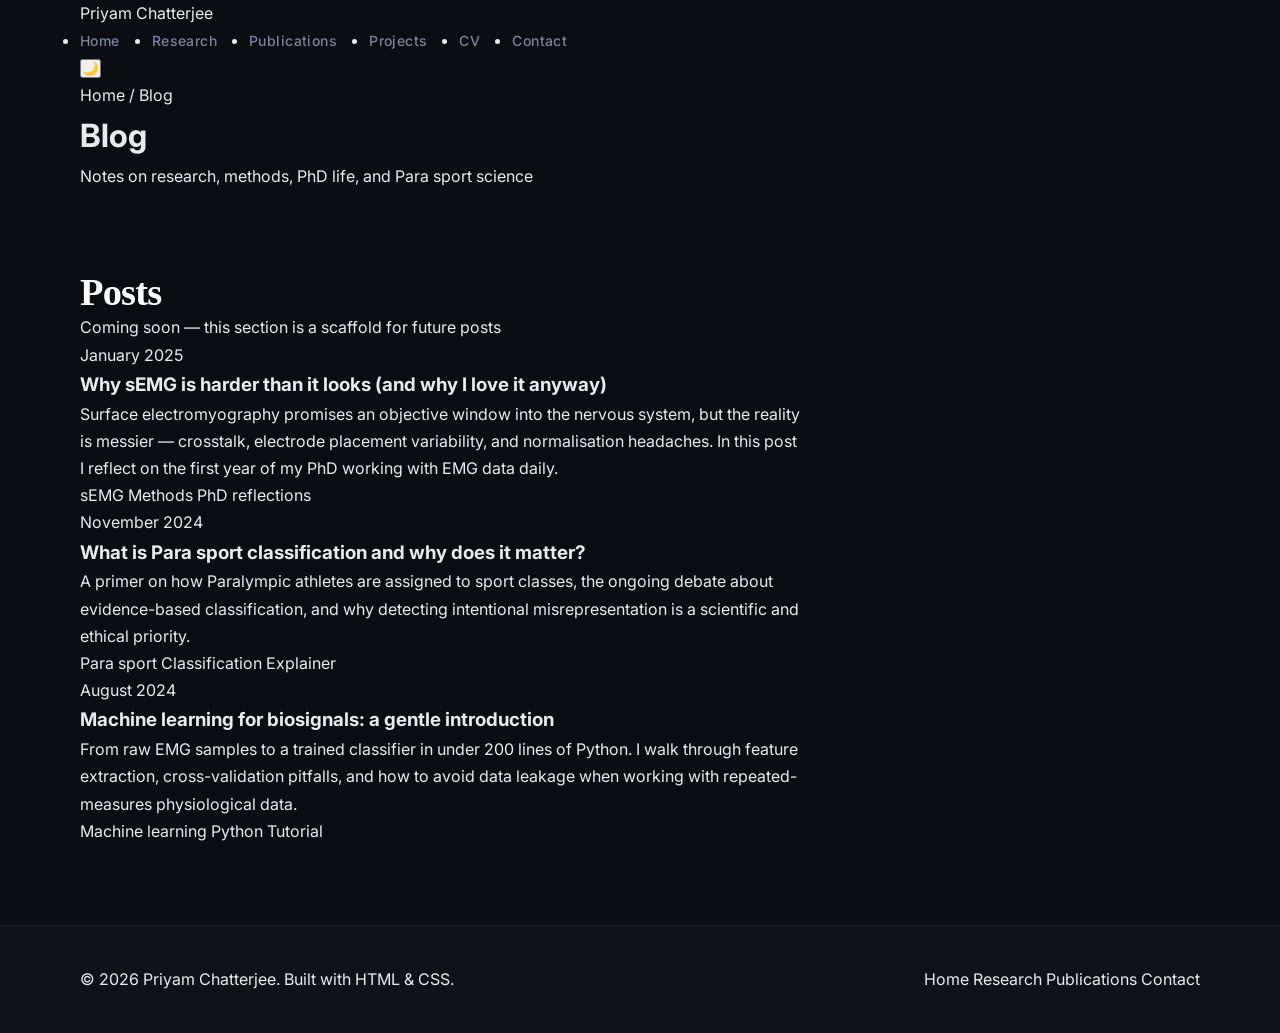
<file: blog/index.html>
<!DOCTYPE html>
<html lang="en">
<head>
  <meta charset="UTF-8" />
  <meta name="viewport" content="width=device-width, initial-scale=1.0" />
  <meta name="description" content="Blog — notes, reflections, and research updates by Priyam Chatterjee." />
  <title>Blog | Priyam Chatterjee</title>
  <link rel="preconnect" href="https://fonts.googleapis.com" />
  <link rel="preconnect" href="https://fonts.gstatic.com" crossorigin />
  <link href="https://fonts.googleapis.com/css2?family=Inter:wght@400;500;600;700;800&display=swap" rel="stylesheet" />
  <link rel="stylesheet" href="../css/style.css" />
</head>
<body>

  <!-- ===== Navigation ===== -->
  <nav class="navbar" role="navigation" aria-label="Main navigation">
    <div class="container">
      <a href="../index.html" class="nav-brand">Priyam Chatterjee</a>
      <ul class="nav-links" id="nav-links" role="list">
        <li><a href="../index.html">Home</a></li>
        <li><a href="../research.html">Research</a></li>
        <li><a href="../publications.html">Publications</a></li>
        <li><a href="../projects.html">Projects</a></li>
        <li><a href="../cv.html">CV</a></li>
        <li><a href="../contact.html">Contact</a></li>
      </ul>
      <button class="dark-toggle" id="dark-toggle" aria-label="Toggle dark mode">🌙</button>
      <button class="nav-toggle" id="nav-toggle" aria-label="Toggle navigation" aria-expanded="false" aria-controls="nav-links">
        <span></span><span></span><span></span>
      </button>
    </div>
  </nav>

  <!-- ===== Page Header ===== -->
  <header class="page-header">
    <div class="container">
      <nav class="breadcrumb" aria-label="Breadcrumb">
        <a href="../index.html">Home</a><span aria-hidden="true"> / </span><span aria-current="page">Blog</span>
      </nav>
      <h1>Blog</h1>
      <p>Notes on research, methods, PhD life, and Para sport science</p>
    </div>
  </header>

  <!-- ===== Blog Posts ===== -->
  <section class="section" aria-labelledby="blog-heading">
    <div class="container">
      <h2 class="section-title" id="blog-heading">Posts</h2>
      <p class="section-subtitle">Coming soon — this section is a scaffold for future posts</p>

      <div style="max-width: 720px;">

        <!-- Placeholder post 1 -->
        <div class="blog-post-card reveal mb-2">
          <p class="blog-date">January 2025</p>
          <h3><a href="#">Why sEMG is harder than it looks (and why I love it anyway)</a></h3>
          <p>
            Surface electromyography promises an objective window into the nervous system, but the
            reality is messier — crosstalk, electrode placement variability, and normalisation headaches.
            In this post I reflect on the first year of my PhD working with EMG data daily.
          </p>
          <div class="tags">
            <span class="tag">sEMG</span>
            <span class="tag">Methods</span>
            <span class="tag">PhD reflections</span>
          </div>
        </div>

        <!-- Placeholder post 2 -->
        <div class="blog-post-card reveal mb-2">
          <p class="blog-date">November 2024</p>
          <h3><a href="#">What is Para sport classification and why does it matter?</a></h3>
          <p>
            A primer on how Paralympic athletes are assigned to sport classes, the ongoing debate
            about evidence-based classification, and why detecting intentional misrepresentation
            is a scientific and ethical priority.
          </p>
          <div class="tags">
            <span class="tag">Para sport</span>
            <span class="tag">Classification</span>
            <span class="tag">Explainer</span>
          </div>
        </div>

        <!-- Placeholder post 3 -->
        <div class="blog-post-card reveal">
          <p class="blog-date">August 2024</p>
          <h3><a href="#">Machine learning for biosignals: a gentle introduction</a></h3>
          <p>
            From raw EMG samples to a trained classifier in under 200 lines of Python.
            I walk through feature extraction, cross-validation pitfalls, and how to avoid
            data leakage when working with repeated-measures physiological data.
          </p>
          <div class="tags">
            <span class="tag">Machine learning</span>
            <span class="tag">Python</span>
            <span class="tag">Tutorial</span>
          </div>
        </div>

      </div>
    </div>
  </section>

  <!-- ===== Footer ===== -->
  <footer role="contentinfo">
    <div class="container">
      <div class="footer-inner">
        <p>© <span id="footer-year"></span> Priyam Chatterjee. Built with HTML &amp; CSS.</p>
        <nav class="footer-links" aria-label="Footer navigation">
          <a href="../index.html">Home</a>
          <a href="../research.html">Research</a>
          <a href="../publications.html">Publications</a>
          <a href="../contact.html">Contact</a>
        </nav>
      </div>
    </div>
  </footer>

  <script src="../js/main.js"></script>
  <script>document.getElementById('footer-year').textContent = new Date().getFullYear();</script>
</body>
</html>
</file>
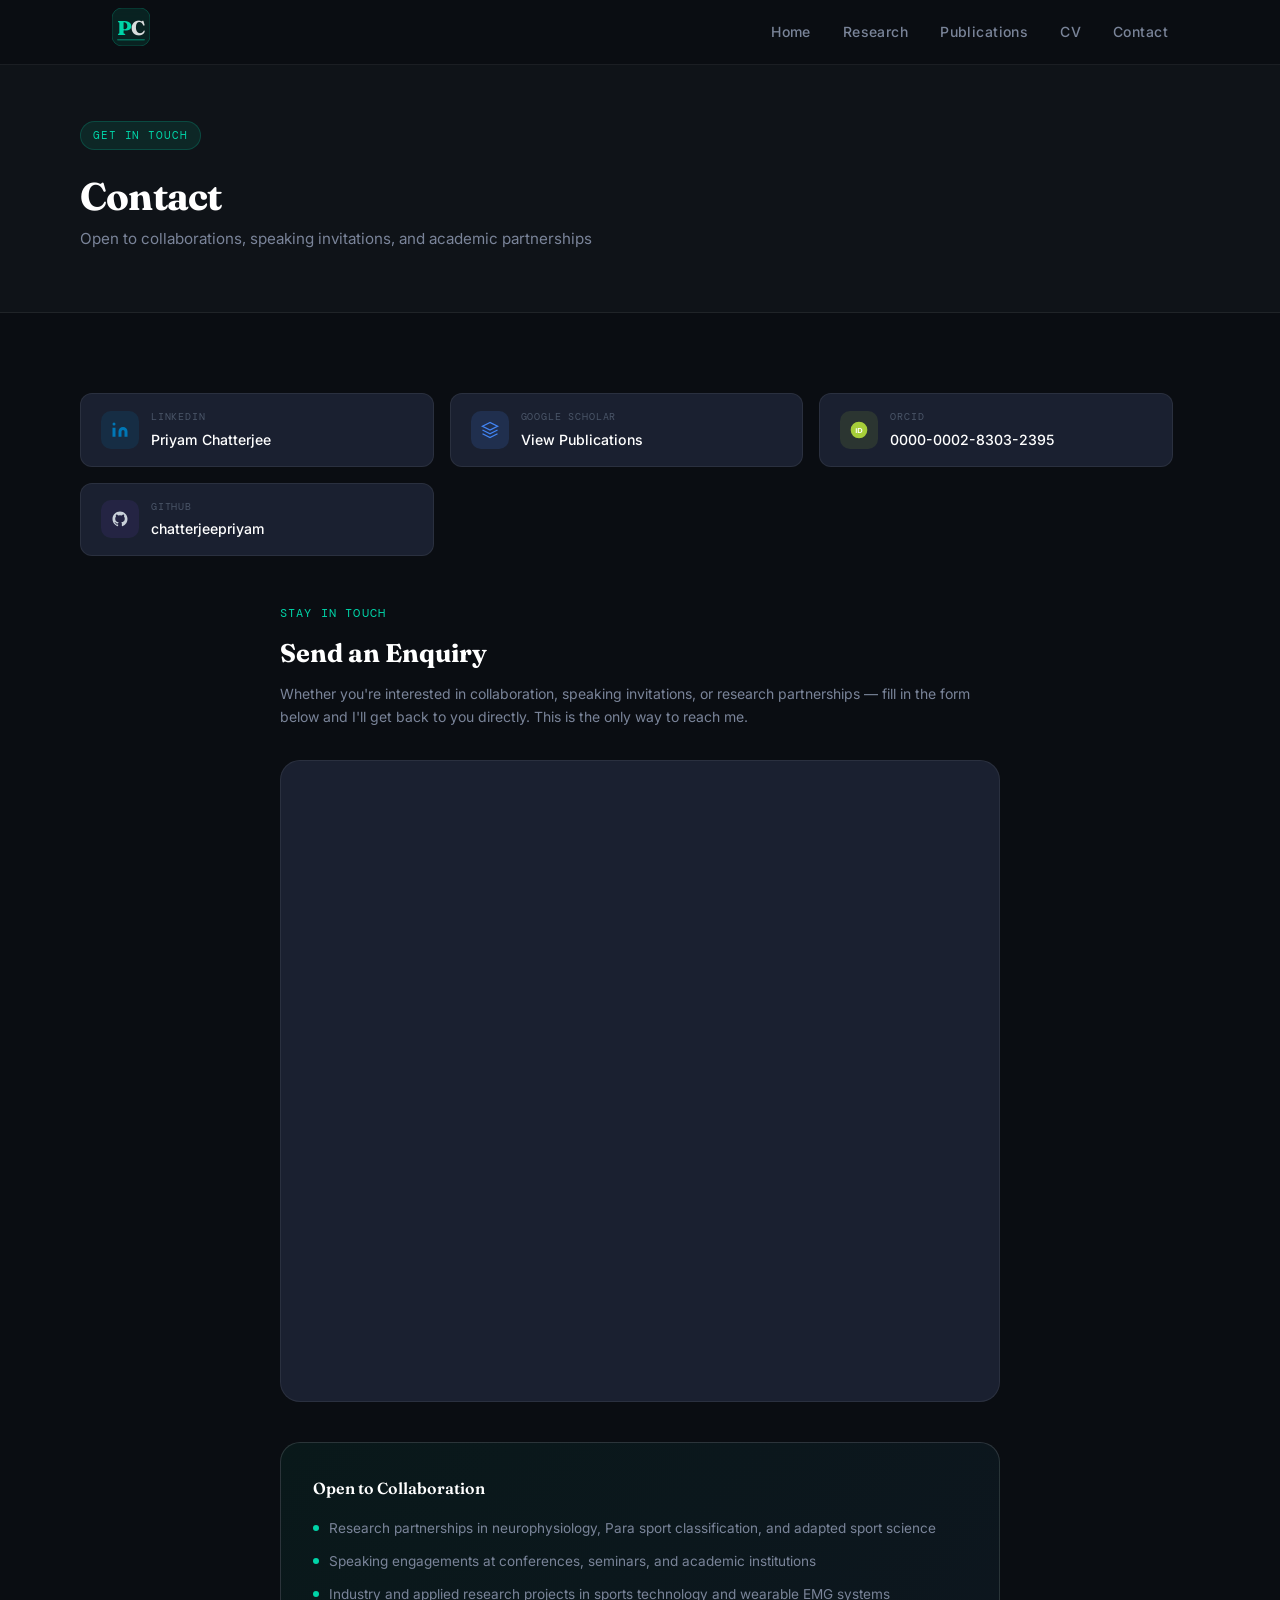
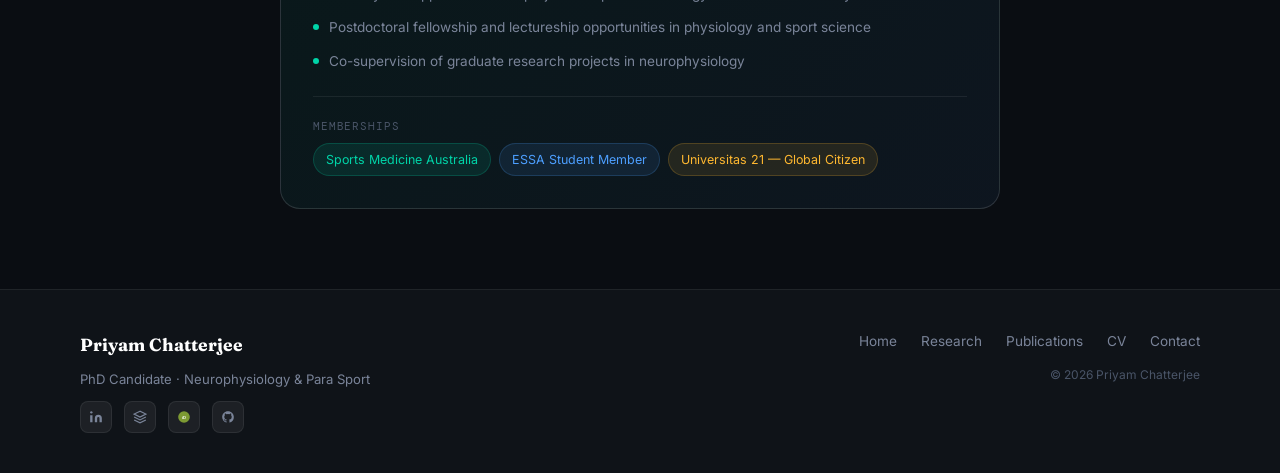
<file: contact.html>
<!DOCTYPE html>
<html lang="en">
<head>
<meta charset="UTF-8">
<link rel="icon" type="image/x-icon" href="favicon.ico">
<link rel="icon" type="image/png" sizes="32x32" href="favicon-32x32.png">
<link rel="icon" type="image/png" sizes="16x16" href="favicon-16x16.png">
<link rel="apple-touch-icon" sizes="180x180" href="apple-touch-icon.png">
<link rel="icon" type="image/png" sizes="192x192" href="android-chrome-192x192.png">
<link rel="icon" type="image/png" sizes="512x512" href="android-chrome-512x512.png">
<meta name="viewport" content="width=device-width, initial-scale=1.0">
<meta name="robots" content="noindex, nofollow">
<title>Contact — Priyam Chatterjee</title>
<link rel="preconnect" href="https://fonts.googleapis.com">
<link href="https://fonts.googleapis.com/css2?family=Fraunces:ital,opsz,wght@0,9..144,400;0,9..144,500;0,9..144,600;0,9..144,700;1,9..144,500;1,9..144,600&family=Inter:wght@300;400;500;600;700&family=DM+Mono:wght@400;500&display=swap" rel="stylesheet">
<link rel="stylesheet" href="css/style.css">
<style>
  .page-hero {
    padding: 120px 2rem 60px;
    background: var(--bg-2);
    border-bottom: 1px solid var(--border);
  }

  /* ── Profile Link Cards ── */
  .profile-links-row {
    display: flex;
    gap: 1rem;
    flex-wrap: wrap;
    margin-bottom: 3rem;
  }
  .profile-link-card {
    display: flex;
    align-items: center;
    gap: 12px;
    background: var(--surface);
    border: 1px solid var(--border);
    border-radius: 12px;
    padding: 14px 20px;
    flex: 1 1 calc(33% - 1rem);
    max-width: calc(33% - 1rem);
    min-width: 200px;
    text-decoration: none;
    transition: border-color 0.25s, transform 0.25s;
  }
  .profile-link-card:hover { transform: translateY(-2px); }
  .profile-link-card.linkedin:hover  { border-color: #0077b5; }
  .profile-link-card.scholar:hover   { border-color: #4285f4; }
  .profile-link-card.orcid:hover     { border-color: #a6ce39; }
  .profile-link-card.github:hover    { border-color: #6e40c9; }
  .profile-link-card.email:hover     { border-color: var(--teal); }

  .plc-icon {
    width: 38px; height: 38px; border-radius: 10px;
    display: flex; align-items: center; justify-content: center;
    flex-shrink: 0;
  }
  .plc-icon.linkedin { background: rgba(0,119,181,0.15); }
  .plc-icon.scholar  { background: rgba(66,133,244,0.15); }
  .plc-icon.orcid    { background: rgba(166,206,57,0.12); }
  .plc-icon.github   { background: rgba(110,64,201,0.12); }
  .plc-icon.email    { background: rgba(0,212,168,0.12); }

  .plc-text-label {
    font-family: var(--font-mono);
    font-size: 0.65rem; color: var(--text-dim);
    text-transform: uppercase; letter-spacing: 0.08em;
  }
  .plc-text-val {
    font-size: 0.88rem; color: var(--white);
    font-weight: 500; margin-top: 2px;
  }

  /* ── Form Wrapper ── */
  .form-section-wrap { max-width: 720px; margin: 0 auto; }
  .form-eyebrow {
    font-family: var(--font-mono); font-size: 0.72rem;
    color: var(--teal); text-transform: uppercase;
    letter-spacing: 0.1em; margin-bottom: 0.5rem;
  }
  .form-title {
    font-family: var(--font-head); font-size: 1.6rem;
    font-weight: 700; color: var(--white); margin-bottom: 0.5rem;
  }
  .form-sub {
    font-size: 0.875rem; color: var(--text-muted);
    margin-bottom: 2rem; line-height: 1.6;
  }
  .zoho-form-wrapper {
    background: var(--surface);
    border: 1px solid var(--border);
    border-radius: 20px;
    overflow: hidden;
  }
  .zoho-form-wrapper iframe {
    display: block; width: 100%;
    min-height: 640px; border: none;
  }

  /* ── Collab Box ── */
  .collab-box {
    margin-top: 2.5rem;
    background: linear-gradient(135deg, rgba(0,212,168,0.06), rgba(77,159,255,0.06));
    border: 1px solid var(--border-2);
    border-radius: var(--radius-lg);
    padding: 2rem;
  }
  .collab-box h3 {
    font-family: var(--font-head); font-size: 1rem;
    font-weight: 600; color: var(--white); margin-bottom: 1rem;
  }
  .collab-item { display: flex; gap: 10px; margin-bottom: 0.75rem; align-items: flex-start; }
  .collab-dot {
    width: 6px; height: 6px; border-radius: 50%;
    background: var(--teal); margin-top: 7px; flex-shrink: 0;
  }
  .collab-item p { font-size: 0.85rem; color: var(--text-muted); line-height: 1.55; }

  @media (max-width: 640px) {
    .profile-links-row { flex-direction: column; }
    .profile-link-card { min-width: unset; }
    .zoho-form-wrapper iframe { min-height: 780px; }
  }
</style>
</head>
<body>

<!-- ── NAV ── -->
<nav id="navbar">
  <div class="nav-inner">
    <a href="index.html" class="nav-logo" aria-label="Priyam Chatterjee">
      <svg width="38" height="38" viewBox="0 0 38 38" fill="none" xmlns="http://www.w3.org/2000/svg">
        <rect width="38" height="38" rx="10" fill="rgba(0,212,168,0.1)" stroke="rgba(0,212,168,0.25)" stroke-width="1"/>
        <text x="5" y="27" font-family="Fraunces, serif" font-weight="800" font-size="20" fill="#00d4a8">P</text>
        <text x="19" y="27" font-family="Fraunces, serif" font-weight="800" font-size="20" fill="rgba(255,255,255,0.85)">C</text>
        <rect x="5" y="31" width="28" height="1.5" rx="1" fill="rgba(0,212,168,0.4)"/>
      </svg>
    </a>
    <div class="nav-links">
      <a href="index.html">Home</a>
      <a href="research.html">Research</a>
      <a href="publications.html">Publications</a>
      <a href="cv.html">CV</a>
      <a href="contact.html" class="active">Contact</a>
    </div>
    <button class="nav-toggle" id="navToggle"><span></span><span></span><span></span></button>
  </div>
</nav>

<!-- ── PAGE HERO ── -->
<div class="page-hero">
  <div class="container">
    <span class="section-tag">Get In Touch</span>
    <h1 class="section-title" style="margin-top:0.75rem;">Contact</h1>
    <p class="section-sub">Open to collaborations, speaking invitations, and academic partnerships</p>
  </div>
</div>

<!-- ── MAIN SECTION ── -->
<section class="section">
  <div class="container">

    <!-- Profile link cards -->
    <div class="profile-links-row" data-aos>

      <!-- LinkedIn -->
      <a href="https://www.linkedin.com/in/chatterjipriyam" target="_blank" rel="noopener"
         class="profile-link-card linkedin">
        <div class="plc-icon linkedin">
          <svg width="18" height="18" viewBox="0 0 24 24" fill="#0077b5">
            <path d="M16 8a6 6 0 0 1 6 6v7h-4v-7a2 2 0 0 0-4 0v7h-4v-7a6 6 0 0 1 6-6z"/>
            <rect x="2" y="9" width="4" height="12"/>
            <circle cx="4" cy="4" r="2"/>
          </svg>
        </div>
        <div>
          <div class="plc-text-label">LinkedIn</div>
          <div class="plc-text-val">Priyam Chatterjee</div>
        </div>
      </a>

      <!-- Google Scholar -->
      <a href="https://scholar.google.com.au/citations?user=A_h_kRoAAAAJ&hl=en" target="_blank" rel="noopener"
         class="profile-link-card scholar">
        <div class="plc-icon scholar">
          <svg width="18" height="18" viewBox="0 0 24 24" fill="none" stroke="#4285f4" stroke-width="1.8">
            <path d="M12 2L2 7l10 5 10-5-10-5z"/>
            <path d="M2 17l10 5 10-5"/>
            <path d="M2 12l10 5 10-5"/>
          </svg>
        </div>
        <div>
          <div class="plc-text-label">Google Scholar</div>
          <div class="plc-text-val">View Publications</div>
        </div>
      </a>

      <!-- ORCID -->
      <a href="https://orcid.org/0000-0002-8303-2395" target="_blank" rel="noopener"
         class="profile-link-card orcid">
        <div class="plc-icon orcid">
          <svg width="20" height="20" viewBox="0 0 24 24">
            <circle cx="12" cy="12" r="10" fill="#a6ce39"/>
            <text x="12" y="16" text-anchor="middle" font-size="9" font-weight="700"
                  fill="white" font-family="sans-serif">iD</text>
          </svg>
        </div>
        <div>
          <div class="plc-text-label">ORCID</div>
          <div class="plc-text-val">0000-0002-8303-2395</div>
        </div>
      </a>

      <!-- GitHub -->
      <a href="https://github.com/chatterjeepriyam" target="_blank" rel="noopener"
         class="profile-link-card github">
        <div class="plc-icon github">
          <svg width="18" height="18" viewBox="0 0 24 24" fill="#c9d1d9">
            <path d="M12 2C6.477 2 2 6.484 2 12.017c0 4.425 2.865 8.18 6.839 9.504.5.092.682-.217.682-.483
              0-.237-.008-.868-.013-1.703-2.782.605-3.369-1.343-3.369-1.343-.454-1.158-1.11-1.466-1.11-1.466
              -.908-.62.069-.608.069-.608 1.003.07 1.531 1.032 1.531 1.032.892 1.53 2.341 1.088 2.91.832
              .092-.647.35-1.088.636-1.338-2.22-.253-4.555-1.113-4.555-4.951 0-1.093.39-1.988 1.029-2.688
              -.103-.253-.446-1.272.098-2.65 0 0 .84-.27 2.75 1.026A9.564 9.564 0 0 1 12 6.844a9.59 9.59 0 0 1
              2.504.337c1.909-1.296 2.747-1.027 2.747-1.027.546 1.379.202 2.398.1 2.651.64.7 1.028 1.595
              1.028 2.688 0 3.848-2.339 4.695-4.566 4.943.359.309.678.92.678 1.855 0 1.338-.012 2.419-.012
              2.747 0 .268.18.58.688.482A10.02 10.02 0 0 0 22 12.017C22 6.484 17.522 2 12 2z"/>
          </svg>
        </div>
        <div>
          <div class="plc-text-label">GitHub</div>
          <div class="plc-text-val">chatterjeepriyam</div>
        </div>
      </a>

    </div>

    <!-- Zoho Form -->
    <div class="form-section-wrap" id="contact-form" data-aos>
      <div class="form-eyebrow">Stay in Touch</div>
      <h2 class="form-title">Send an Enquiry</h2>
      <p class="form-sub">Whether you're interested in collaboration, speaking invitations, or research
        partnerships — fill in the form below and I'll get back to you directly. This is the only
        way to reach me.</p>

      <div class="zoho-form-wrapper">
        <iframe
          aria-label="Get in touch"
          frameborder="0"
          style="height:640px;width:100%;border:none;"
          src="https://forms.zohopublic.com.au/contactpriyamch1/form/PortfolioContact/formperma/RRoL2zZeJCso7H9QU5TPF5FVXeM7Zh2PFsrqRKyecYA">
        </iframe>
      </div>

      <!-- Open to Collaboration -->
      <div class="collab-box">
        <h3>Open to Collaboration</h3>
        <div class="collab-item"><div class="collab-dot"></div>
          <p>Research partnerships in neurophysiology, Para sport classification, and adapted sport science</p></div>
        <div class="collab-item"><div class="collab-dot"></div>
          <p>Speaking engagements at conferences, seminars, and academic institutions</p></div>
        <div class="collab-item"><div class="collab-dot"></div>
          <p>Industry and applied research projects in sports technology and wearable EMG systems</p></div>
        <div class="collab-item"><div class="collab-dot"></div>
          <p>Postdoctoral fellowship and lectureship opportunities in physiology and sport science</p></div>
        <div class="collab-item"><div class="collab-dot"></div>
          <p>Co-supervision of graduate research projects in neurophysiology</p></div>
        <div style="margin-top:1.5rem;padding-top:1.25rem;border-top:1px solid var(--border);">
          <p style="font-family:var(--font-mono);font-size:0.68rem;color:var(--text-dim);
             text-transform:uppercase;letter-spacing:0.08em;margin-bottom:0.5rem;">Memberships</p>
          <div style="display:flex;flex-wrap:wrap;gap:8px;">
            <span class="stag stag-teal">Sports Medicine Australia</span>
            <span class="stag stag-blue">ESSA Student Member</span>
            <span class="stag stag-amber">Universitas 21 — Global Citizen</span>
          </div>
        </div>
      </div>

    </div>
  </div>
</section>

<!-- ── FOOTER ── -->
<footer>
  <div class="footer-inner">
    <div class="footer-left">
      <span class="footer-logo">Priyam Chatterjee</span>
      <p>PhD Candidate · Neurophysiology &amp; Para Sport</p>
      <!-- Social icons row in footer -->
      <div style="display:flex;gap:12px;margin-top:10px;flex-wrap:wrap;">
        <a href="https://www.linkedin.com/in/chatterjipriyam" target="_blank" rel="noopener"
           title="LinkedIn"
           style="width:32px;height:32px;border-radius:8px;background:rgba(255,255,255,0.06);
                  border:1px solid var(--border);display:flex;align-items:center;
                  justify-content:center;transition:border-color 0.2s,transform 0.2s;"
           onmouseover="this.style.borderColor='#0077b5';this.style.transform='translateY(-2px)'"
           onmouseout="this.style.borderColor='var(--border)';this.style.transform='translateY(0)'">
          <svg width="14" height="14" viewBox="0 0 24 24" fill="#7a8499">
            <path d="M16 8a6 6 0 0 1 6 6v7h-4v-7a2 2 0 0 0-4 0v7h-4v-7a6 6 0 0 1 6-6z"/>
            <rect x="2" y="9" width="4" height="12"/><circle cx="4" cy="4" r="2"/>
          </svg>
        </a>
        <a href="https://scholar.google.com.au/citations?user=A_h_kRoAAAAJ&hl=en" target="_blank" rel="noopener"
           title="Google Scholar"
           style="width:32px;height:32px;border-radius:8px;background:rgba(255,255,255,0.06);
                  border:1px solid var(--border);display:flex;align-items:center;
                  justify-content:center;transition:border-color 0.2s,transform 0.2s;"
           onmouseover="this.style.borderColor='#4285f4';this.style.transform='translateY(-2px)'"
           onmouseout="this.style.borderColor='var(--border)';this.style.transform='translateY(0)'">
          <svg width="14" height="14" viewBox="0 0 24 24" fill="none" stroke="#7a8499" stroke-width="2">
            <path d="M12 2L2 7l10 5 10-5-10-5z"/>
            <path d="M2 17l10 5 10-5"/><path d="M2 12l10 5 10-5"/>
          </svg>
        </a>
        <a href="https://orcid.org/0000-0002-8303-2395" target="_blank" rel="noopener"
           title="ORCID"
           style="width:32px;height:32px;border-radius:8px;background:rgba(255,255,255,0.06);
                  border:1px solid var(--border);display:flex;align-items:center;
                  justify-content:center;transition:border-color 0.2s,transform 0.2s;"
           onmouseover="this.style.borderColor='#a6ce39';this.style.transform='translateY(-2px)'"
           onmouseout="this.style.borderColor='var(--border)';this.style.transform='translateY(0)'">
          <svg width="14" height="14" viewBox="0 0 24 24">
            <circle cx="12" cy="12" r="10" fill="#a6ce39" opacity="0.7"/>
            <text x="12" y="15" text-anchor="middle" font-size="7" font-weight="700"
                  fill="white" font-family="sans-serif">iD</text>
          </svg>
        </a>
        <a href="https://github.com/chatterjeepriyam" target="_blank" rel="noopener"
           title="GitHub"
           style="width:32px;height:32px;border-radius:8px;background:rgba(255,255,255,0.06);
                  border:1px solid var(--border);display:flex;align-items:center;
                  justify-content:center;transition:border-color 0.2s,transform 0.2s;"
           onmouseover="this.style.borderColor='#6e40c9';this.style.transform='translateY(-2px)'"
           onmouseout="this.style.borderColor='var(--border)';this.style.transform='translateY(0)'">
          <svg width="14" height="14" viewBox="0 0 24 24" fill="#7a8499">
            <path d="M12 2C6.477 2 2 6.484 2 12.017c0 4.425 2.865 8.18 6.839 9.504.5.092.682-.217.682-.483
              0-.237-.008-.868-.013-1.703-2.782.605-3.369-1.343-3.369-1.343-.454-1.158-1.11-1.466-1.11-1.466
              -.908-.62.069-.608.069-.608 1.003.07 1.531 1.032 1.531 1.032.892 1.53 2.341 1.088 2.91.832
              .092-.647.35-1.088.636-1.338-2.22-.253-4.555-1.113-4.555-4.951 0-1.093.39-1.988 1.029-2.688
              -.103-.253-.446-1.272.098-2.65 0 0 .84-.27 2.75 1.026A9.564 9.564 0 0 1 12 6.844a9.59 9.59 0 0 1
              2.504.337c1.909-1.296 2.747-1.027 2.747-1.027.546 1.379.202 2.398.1 2.651.64.7 1.028 1.595
              1.028 2.688 0 3.848-2.339 4.695-4.566 4.943.359.309.678.92.678 1.855 0 1.338-.012 2.419-.012
              2.747 0 .268.18.58.688.482A10.02 10.02 0 0 0 22 12.017C22 6.484 17.522 2 12 2z"/>
          </svg>
        </a>
      </div>
    </div>
    <div class="footer-right">
      <nav class="footer-nav">
        <a href="index.html">Home</a>
        <a href="research.html">Research</a>
        <a href="publications.html">Publications</a>
        <a href="cv.html">CV</a>
        <a href="contact.html">Contact</a>
      </nav>
      <p class="footer-copy">© 2026 Priyam Chatterjee</p>
    </div>
  </div>
</footer>

<script src="js/main.js"></script>
</body>
</html>
</file>
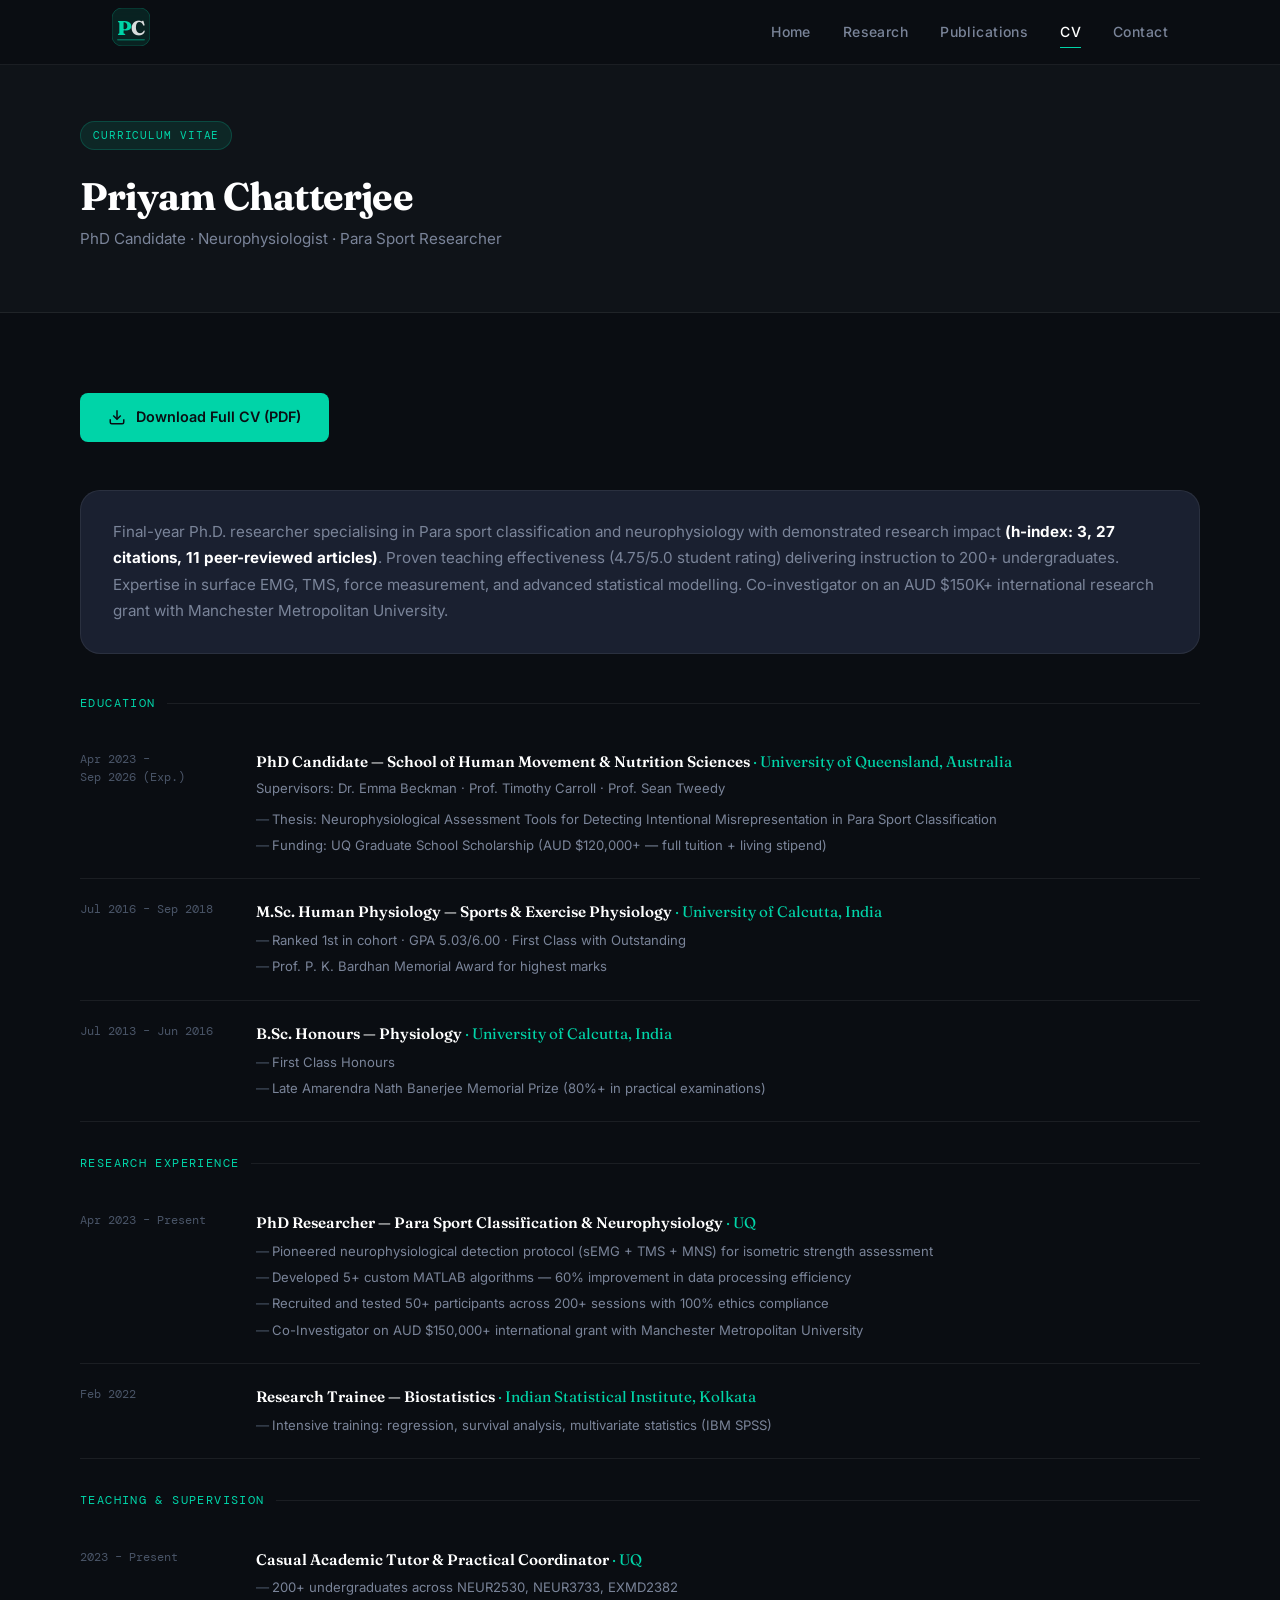
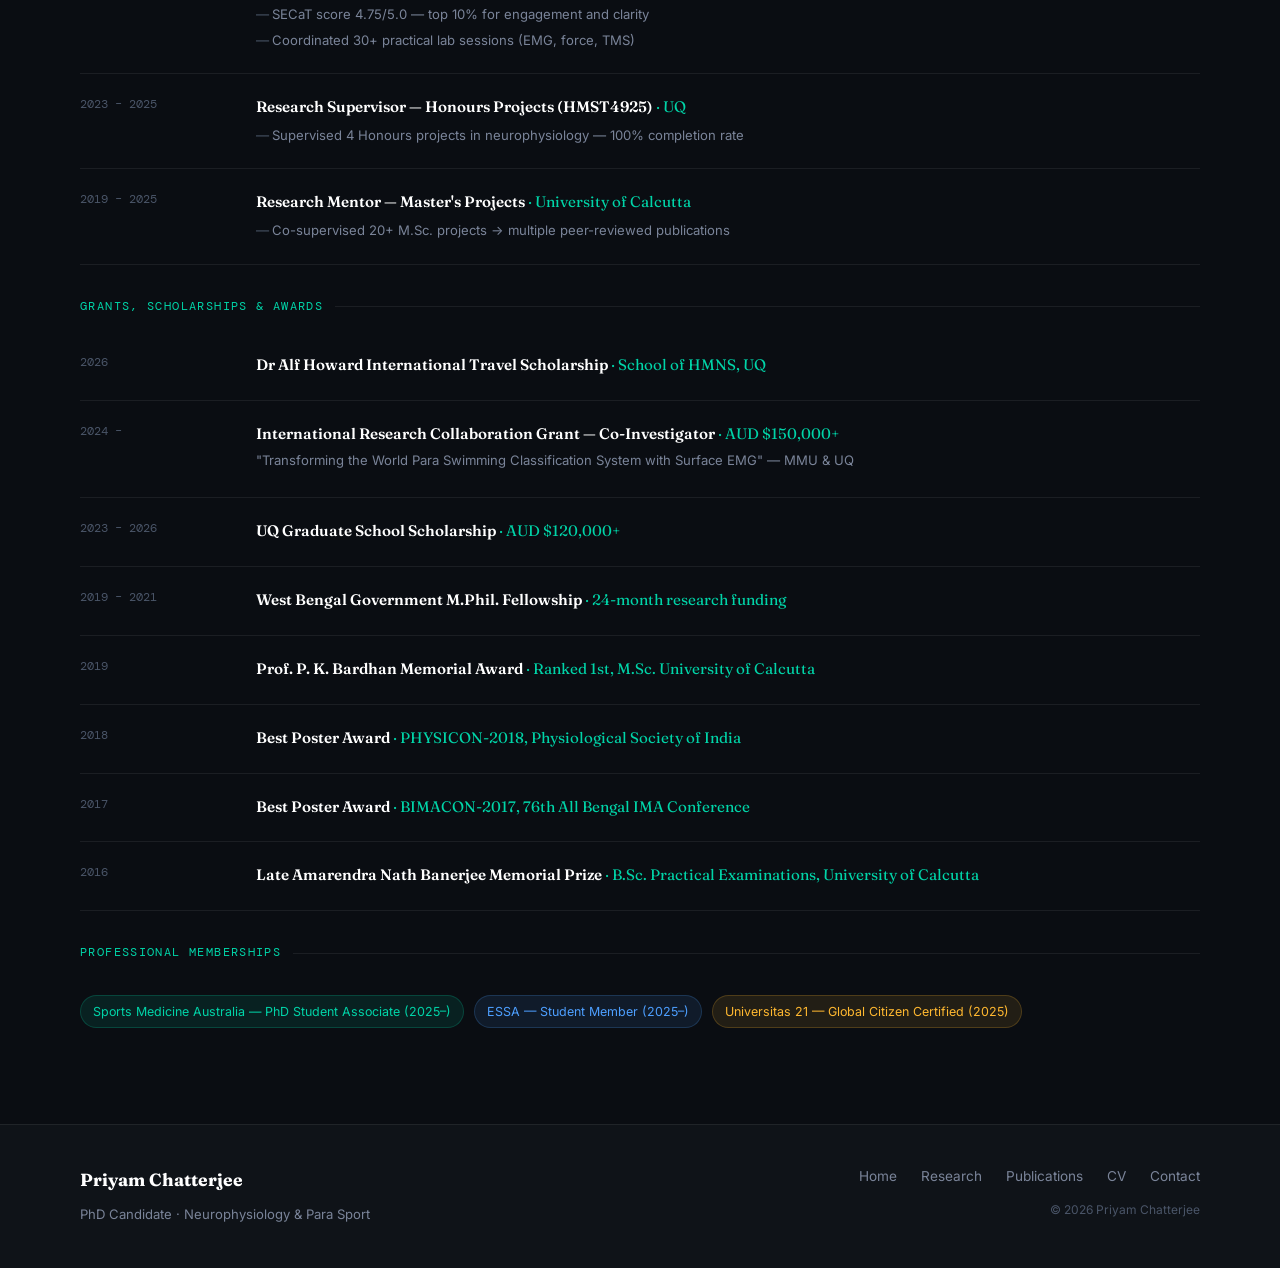
<file: cv.html>
<!DOCTYPE html>
<html lang="en">
<head>
<meta charset="UTF-8">
<link rel="icon" type="image/x-icon" href="favicon.ico">
<link rel="icon" type="image/png" sizes="32x32" href="favicon-32x32.png">
<link rel="icon" type="image/png" sizes="16x16" href="favicon-16x16.png">
<link rel="apple-touch-icon" sizes="180x180" href="apple-touch-icon.png">
<link rel="icon" type="image/png" sizes="192x192" href="android-chrome-192x192.png">
<link rel="icon" type="image/png" sizes="512x512" href="android-chrome-512x512.png">
<meta name="viewport" content="width=device-width, initial-scale=1.0">
<title>CV — Priyam Chatterjee</title>
<link rel="preconnect" href="https://fonts.googleapis.com">
<link href="https://fonts.googleapis.com/css2?family=Fraunces:ital,opsz,wght@0,9..144,400;0,9..144,500;0,9..144,600;0,9..144,700;1,9..144,500;1,9..144,600&family=Inter:wght@300;400;500;600;700&family=DM+Mono:wght@400;500&display=swap" rel="stylesheet">
<link rel="stylesheet" href="css/style.css">
<style>
.page-hero { padding: 120px 2rem 60px; background: var(--bg-2); border-bottom: 1px solid var(--border); }
.cv-section-title {
  font-family: var(--font-mono);
  font-size: 0.72rem; text-transform: uppercase; letter-spacing: 0.12em;
  color: var(--teal); margin-bottom: 1rem;
  display: flex; align-items: center; gap: 0.75rem;
}
.cv-section-title::after {
  content: ''; flex: 1; height: 1px; background: var(--border);
}
.cv-row {
  display: grid; grid-template-columns: 160px 1fr;
  gap: 1rem; padding: 1.25rem 0; border-bottom: 1px solid var(--border);
  align-items: start;
}
.cv-date {
  font-family: var(--font-mono); font-size: 0.72rem;
  color: var(--text-dim); line-height: 1.5; padding-top: 2px;
}
.cv-body h4 {
  font-family: var(--font-head); font-size: 0.95rem; font-weight: 600;
  color: var(--white); margin-bottom: 2px;
}
.cv-body h4 em { font-style: normal; color: var(--teal); font-weight: 400; }
.cv-body .cv-inst { font-size: 0.82rem; color: var(--text-muted); margin-bottom: 6px; }
.cv-body ul { list-style: none; padding: 0; }
.cv-body ul li {
  font-size: 0.82rem; color: var(--text-muted);
  padding: 2px 0 2px 16px; position: relative;
}
.cv-body ul li::before {
  content: '—'; position: absolute; left: 0;
  color: var(--text-dim);
}
.cv-dl-btn {
  display: inline-flex; align-items: center; gap: 10px;
  background: var(--teal); color: #0a0d12;
  padding: 12px 28px; border-radius: 8px;
  font-weight: 600; font-size: 0.9rem;
  transition: all 0.25s ease;
  margin-bottom: 3rem;
}
.cv-dl-btn:hover { background: #00f0c0; transform: translateY(-2px); }
@media (max-width: 600px) {
  .cv-row { grid-template-columns: 1fr; }
  .cv-date { padding-bottom: 0; }
}
</style>
</head>
<body>
<nav id="navbar">
  <div class="nav-inner">
    <a href="index.html" class="nav-logo" aria-label="Priyam Chatterjee">
  <svg width="38" height="38" viewBox="0 0 38 38" fill="none" xmlns="http://www.w3.org/2000/svg">
    <rect width="38" height="38" rx="10" fill="rgba(0,212,168,0.1)" stroke="rgba(0,212,168,0.25)" stroke-width="1"/>
    <!-- P -->
    <text x="5" y="27" font-family="Fraunces, serif" font-weight="800" font-size="20" fill="#00d4a8">P</text>
    <!-- C -->
    <text x="19" y="27" font-family="Fraunces, serif" font-weight="800" font-size="20" fill="rgba(255,255,255,0.85)">C</text>
    <!-- bottom accent line -->
    <rect x="5" y="31" width="28" height="1.5" rx="1" fill="rgba(0,212,168,0.4)"/>
  </svg>
</a>
    <div class="nav-links">
      <a href="index.html">Home</a>
      <a href="research.html">Research</a>
      <a href="publications.html">Publications</a>
      <a href="cv.html" class="active">CV</a>
      <a href="contact.html">Contact</a>
    </div>
    <button class="nav-toggle" id="navToggle"><span></span><span></span><span></span></button>
  </div>
</nav>

<div class="page-hero">
  <div class="container">
    <span class="section-tag">Curriculum Vitae</span>
    <h1 class="section-title" style="margin-top:0.75rem;">Priyam Chatterjee</h1>
    <p class="section-sub">PhD Candidate · Neurophysiologist · Para Sport Researcher</p>
  </div>
</div>

<section class="section">
  <div class="container">

    <a href="#" class="cv-dl-btn" onclick="alert('Place your CV PDF here — rename file to Priyam_Chatterjee_CV.pdf and link to it.')">
      <svg width="18" height="18" viewBox="0 0 24 24" fill="none" stroke="currentColor" stroke-width="2"><path d="M21 15v4a2 2 0 0 1-2 2H5a2 2 0 0 1-2-2v-4"/><polyline points="7 10 12 15 17 10"/><line x1="12" y1="15" x2="12" y2="3"/></svg>
      Download Full CV (PDF)
    </a>

    <!-- Summary -->
    <div style="background:var(--surface);border:1px solid var(--border);border-radius:var(--radius-lg);padding:1.75rem 2rem;margin-bottom:2.5rem;" data-aos>
      <p style="font-size:0.95rem;color:var(--text-muted);line-height:1.75;">Final-year Ph.D. researcher specialising in Para sport classification and neurophysiology with demonstrated research impact <strong style="color:var(--white)">(h-index: 3, 27 citations, 11 peer-reviewed articles)</strong>. Proven teaching effectiveness (4.75/5.0 student rating) delivering instruction to 200+ undergraduates. Expertise in surface EMG, TMS, force measurement, and advanced statistical modelling. Co-investigator on an AUD $150K+ international research grant with Manchester Metropolitan University.</p>
    </div>

    <!-- Education -->
    <div class="cv-section-title" data-aos>Education</div>
    <div class="cv-row" data-aos>
      <div class="cv-date">Apr 2023 –<br>Sep 2026 (Exp.)</div>
      <div class="cv-body">
        <h4>PhD Candidate — School of Human Movement &amp; Nutrition Sciences <em>· University of Queensland, Australia</em></h4>
        <p class="cv-inst">Supervisors: Dr. Emma Beckman · Prof. Timothy Carroll · Prof. Sean Tweedy</p>
        <ul>
          <li>Thesis: Neurophysiological Assessment Tools for Detecting Intentional Misrepresentation in Para Sport Classification</li>
          <li>Funding: UQ Graduate School Scholarship (AUD $120,000+ — full tuition + living stipend)</li>
        </ul>
      </div>
    </div>
    <div class="cv-row" data-aos>
      <div class="cv-date">Jul 2016 – Sep 2018</div>
      <div class="cv-body">
        <h4>M.Sc. Human Physiology — Sports &amp; Exercise Physiology <em>· University of Calcutta, India</em></h4>
        <ul>
          <li>Ranked 1st in cohort · GPA 5.03/6.00 · First Class with Outstanding</li>
          <li>Prof. P. K. Bardhan Memorial Award for highest marks</li>
        </ul>
      </div>
    </div>
    <div class="cv-row" data-aos>
      <div class="cv-date">Jul 2013 – Jun 2016</div>
      <div class="cv-body">
        <h4>B.Sc. Honours — Physiology <em>· University of Calcutta, India</em></h4>
        <ul>
          <li>First Class Honours</li>
          <li>Late Amarendra Nath Banerjee Memorial Prize (80%+ in practical examinations)</li>
        </ul>
      </div>
    </div>

    <!-- Research Experience -->
    <div class="cv-section-title" data-aos style="margin-top:2rem;">Research Experience</div>
    <div class="cv-row" data-aos>
      <div class="cv-date">Apr 2023 – Present</div>
      <div class="cv-body">
        <h4>PhD Researcher — Para Sport Classification &amp; Neurophysiology <em>· UQ</em></h4>
        <ul>
          <li>Pioneered neurophysiological detection protocol (sEMG + TMS + MNS) for isometric strength assessment</li>
          <li>Developed 5+ custom MATLAB algorithms — 60% improvement in data processing efficiency</li>
          <li>Recruited and tested 50+ participants across 200+ sessions with 100% ethics compliance</li>
          <li>Co-Investigator on AUD $150,000+ international grant with Manchester Metropolitan University</li>
        </ul>
      </div>
    </div>
    <div class="cv-row" data-aos>
      <div class="cv-date">Feb 2022</div>
      <div class="cv-body">
        <h4>Research Trainee — Biostatistics <em>· Indian Statistical Institute, Kolkata</em></h4>
        <ul>
          <li>Intensive training: regression, survival analysis, multivariate statistics (IBM SPSS)</li>
        </ul>
      </div>
    </div>

    <!-- Teaching -->
    <div class="cv-section-title" data-aos style="margin-top:2rem;">Teaching &amp; Supervision</div>
    <div class="cv-row" data-aos>
      <div class="cv-date">2023 – Present</div>
      <div class="cv-body">
        <h4>Casual Academic Tutor &amp; Practical Coordinator <em>· UQ</em></h4>
        <ul>
          <li>200+ undergraduates across NEUR2530, NEUR3733, EXMD2382</li>
          <li>SECaT score 4.75/5.0 — top 10% for engagement and clarity</li>
          <li>Coordinated 30+ practical lab sessions (EMG, force, TMS)</li>
        </ul>
      </div>
    </div>
    <div class="cv-row" data-aos>
      <div class="cv-date">2023 – 2025</div>
      <div class="cv-body">
        <h4>Research Supervisor — Honours Projects (HMST4925) <em>· UQ</em></h4>
        <ul><li>Supervised 4 Honours projects in neurophysiology — 100% completion rate</li></ul>
      </div>
    </div>
    <div class="cv-row" data-aos>
      <div class="cv-date">2019 – 2025</div>
      <div class="cv-body">
        <h4>Research Mentor — Master's Projects <em>· University of Calcutta</em></h4>
        <ul><li>Co-supervised 20+ M.Sc. projects → multiple peer-reviewed publications</li></ul>
      </div>
    </div>

    <!-- Awards -->
    <div class="cv-section-title" data-aos style="margin-top:2rem;">Grants, Scholarships &amp; Awards</div>
    <div class="cv-row" data-aos><div class="cv-date">2026</div><div class="cv-body"><h4>Dr Alf Howard International Travel Scholarship <em>· School of HMNS, UQ</em></h4></div></div>
    <div class="cv-row" data-aos><div class="cv-date">2024 –</div><div class="cv-body"><h4>International Research Collaboration Grant — Co-Investigator <em>· AUD $150,000+</em></h4><p class="cv-inst">"Transforming the World Para Swimming Classification System with Surface EMG" — MMU &amp; UQ</p></div></div>
    <div class="cv-row" data-aos><div class="cv-date">2023 – 2026</div><div class="cv-body"><h4>UQ Graduate School Scholarship <em>· AUD $120,000+</em></h4></div></div>
    <div class="cv-row" data-aos><div class="cv-date">2019 – 2021</div><div class="cv-body"><h4>West Bengal Government M.Phil. Fellowship <em>· 24-month research funding</em></h4></div></div>
    <div class="cv-row" data-aos><div class="cv-date">2019</div><div class="cv-body"><h4>Prof. P. K. Bardhan Memorial Award <em>· Ranked 1st, M.Sc. University of Calcutta</em></h4></div></div>
    <div class="cv-row" data-aos><div class="cv-date">2018</div><div class="cv-body"><h4>Best Poster Award <em>· PHYSICON-2018, Physiological Society of India</em></h4></div></div>
    <div class="cv-row" data-aos><div class="cv-date">2017</div><div class="cv-body"><h4>Best Poster Award <em>· BIMACON-2017, 76th All Bengal IMA Conference</em></h4></div></div>
    <div class="cv-row" data-aos><div class="cv-date">2016</div><div class="cv-body"><h4>Late Amarendra Nath Banerjee Memorial Prize <em>· B.Sc. Practical Examinations, University of Calcutta</em></h4></div></div>

    <!-- Memberships -->
    <div class="cv-section-title" data-aos style="margin-top:2rem;">Professional Memberships</div>
    <div style="display:flex;flex-wrap:wrap;gap:10px;padding:1rem 0;" data-aos>
      <span class="stag stag-teal">Sports Medicine Australia — PhD Student Associate (2025–)</span>
      <span class="stag stag-blue">ESSA — Student Member (2025–)</span>
      <span class="stag stag-amber">Universitas 21 — Global Citizen Certified (2025)</span>
    </div>

  </div>
</section>

<footer>
  <div class="footer-inner">
    <div class="footer-left">
      <span class="footer-logo">Priyam Chatterjee</span>
      <p>PhD Candidate · Neurophysiology &amp; Para Sport</p>
    </div>
    <div class="footer-right">
      <nav class="footer-nav">
        <a href="index.html">Home</a>
        <a href="research.html">Research</a>
        <a href="publications.html">Publications</a>
        <a href="cv.html">CV</a>
        <a href="contact.html">Contact</a>
      </nav>
      <p class="footer-copy">© 2026 Priyam Chatterjee</p>
    </div>
  </div>
</footer>
<script src="js/main.js"></script>
</body>
</html>
</file>
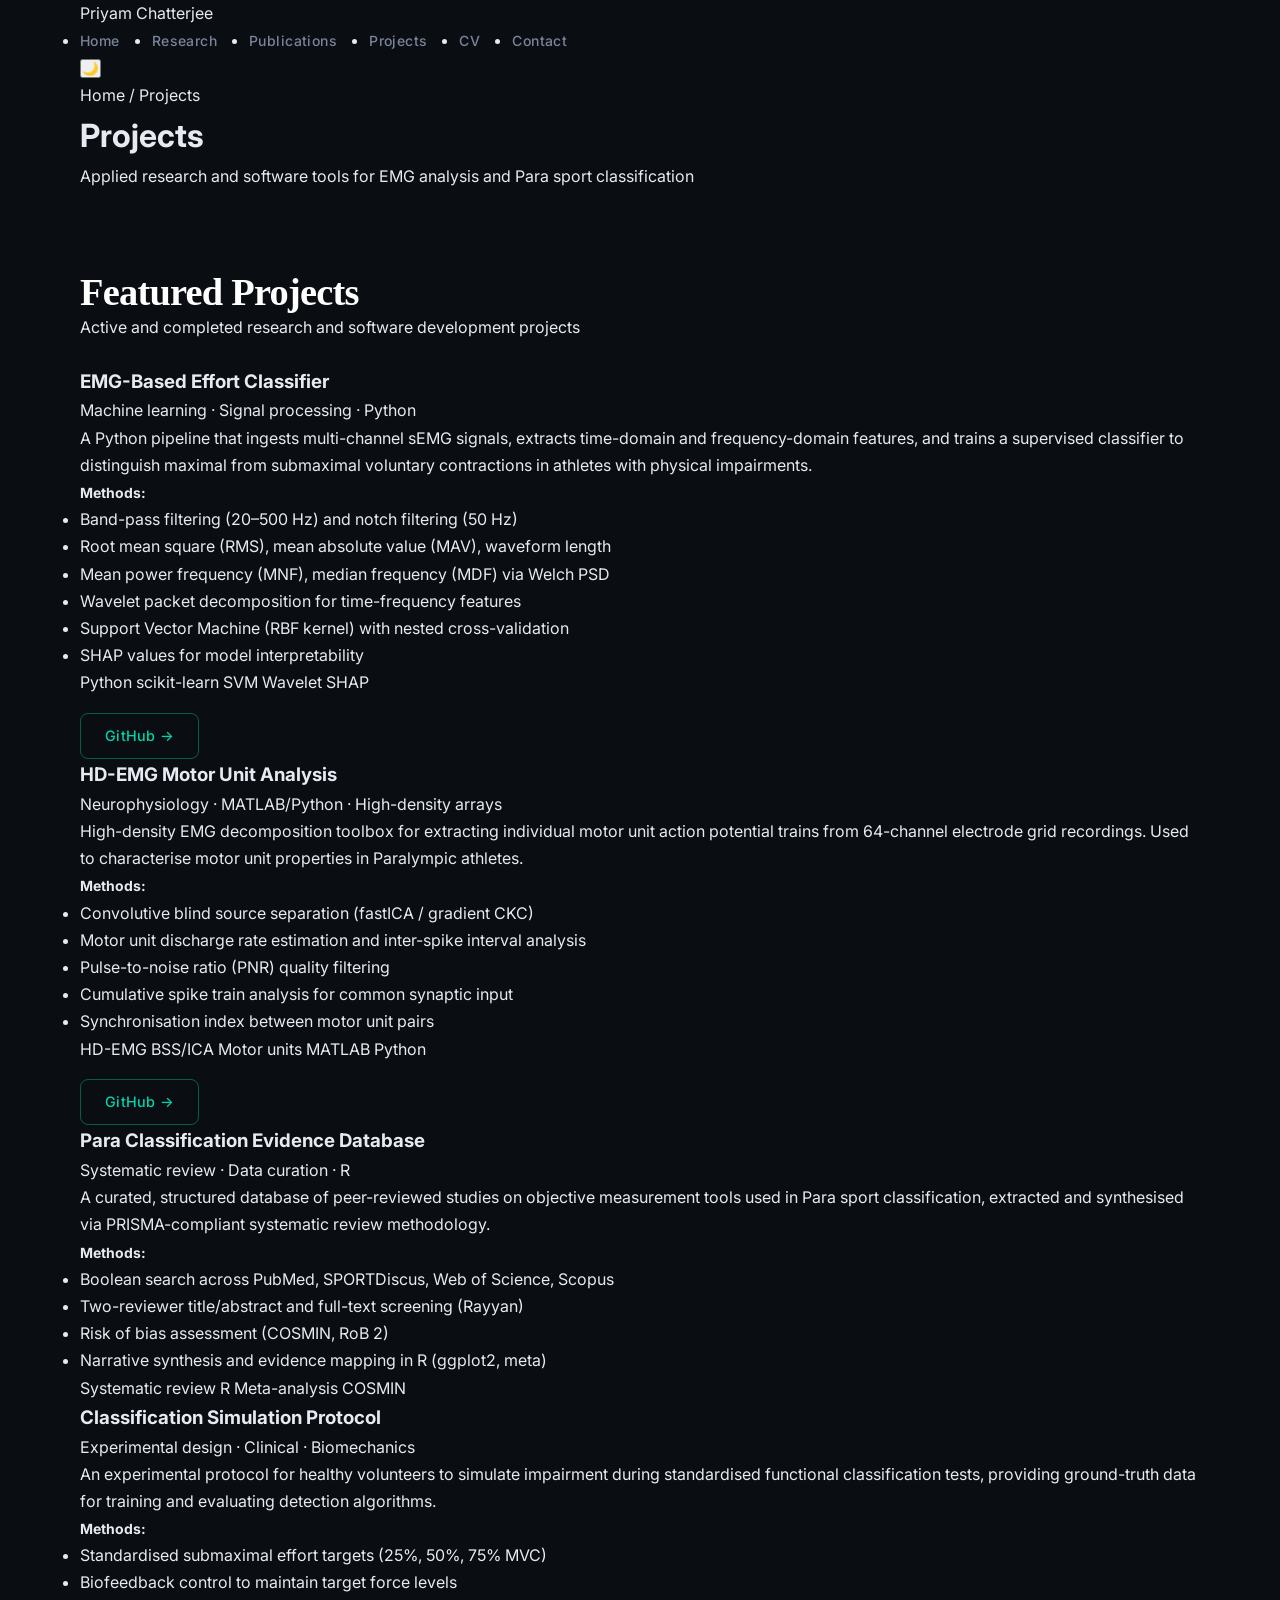
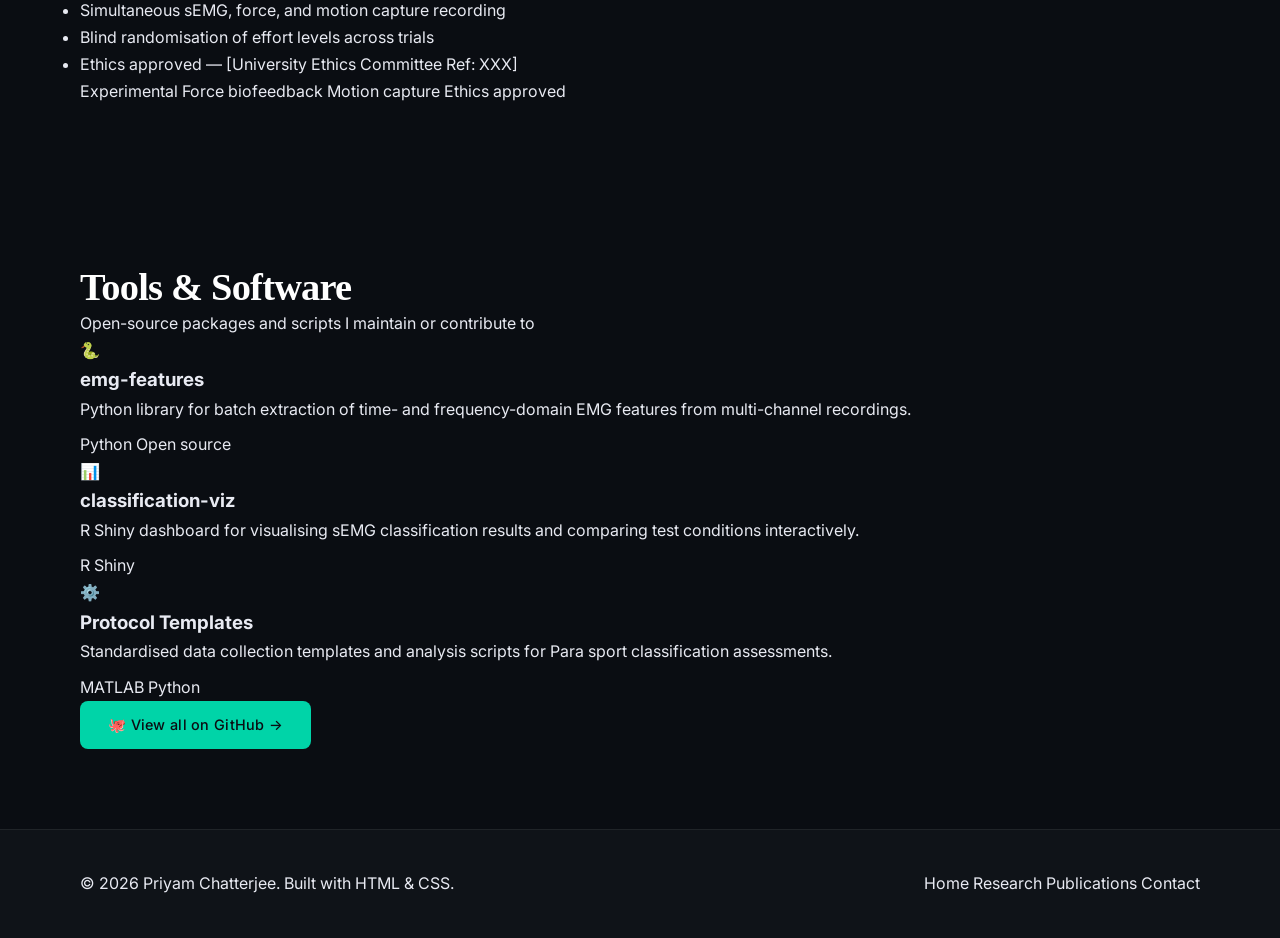
<file: projects.html>
<!DOCTYPE html>
<html lang="en">
<head>
  <meta charset="UTF-8" />
  <meta name="viewport" content="width=device-width, initial-scale=1.0" />
  <meta name="description" content="Research projects by Priyam Chatterjee — EMG-based classification, signal processing, and machine learning for Para sport." />
  <title>Projects | Priyam Chatterjee</title>
  <link rel="preconnect" href="https://fonts.googleapis.com" />
  <link rel="preconnect" href="https://fonts.gstatic.com" crossorigin />
  <link href="https://fonts.googleapis.com/css2?family=Inter:wght@400;500;600;700;800&display=swap" rel="stylesheet" />
  <link rel="stylesheet" href="css/style.css" />
</head>
<body>

  <!-- ===== Navigation ===== -->
  <nav class="navbar" role="navigation" aria-label="Main navigation">
    <div class="container">
      <a href="index.html" class="nav-brand">Priyam Chatterjee</a>
      <ul class="nav-links" id="nav-links" role="list">
        <li><a href="index.html">Home</a></li>
        <li><a href="research.html">Research</a></li>
        <li><a href="publications.html">Publications</a></li>
        <li><a href="projects.html">Projects</a></li>
        <li><a href="cv.html">CV</a></li>
        <li><a href="contact.html">Contact</a></li>
      </ul>
      <button class="dark-toggle" id="dark-toggle" aria-label="Toggle dark mode">🌙</button>
      <button class="nav-toggle" id="nav-toggle" aria-label="Toggle navigation" aria-expanded="false" aria-controls="nav-links">
        <span></span><span></span><span></span>
      </button>
    </div>
  </nav>

  <!-- ===== Page Header ===== -->
  <header class="page-header">
    <div class="container">
      <nav class="breadcrumb" aria-label="Breadcrumb">
        <a href="index.html">Home</a><span aria-hidden="true"> / </span><span aria-current="page">Projects</span>
      </nav>
      <h1>Projects</h1>
      <p>Applied research and software tools for EMG analysis and Para sport classification</p>
    </div>
  </header>

  <!-- ===== Featured Projects ===== -->
  <section class="section" aria-labelledby="featured-heading">
    <div class="container">
      <h2 class="section-title" id="featured-heading">Featured Projects</h2>
      <p class="section-subtitle">Active and completed research and software development projects</p>

      <div class="grid-2" style="margin-top: 1.5rem;">

        <!-- Project 1 -->
        <article class="project-card reveal">
          <div class="project-card-header">
            <h3>EMG-Based Effort Classifier</h3>
            <p class="project-subtitle">Machine learning · Signal processing · Python</p>
          </div>
          <div class="project-card-body">
            <p>
              A Python pipeline that ingests multi-channel sEMG signals, extracts time-domain and
              frequency-domain features, and trains a supervised classifier to distinguish maximal
              from submaximal voluntary contractions in athletes with physical impairments.
            </p>
            <p><strong style="color: var(--color-text); font-size: 0.875rem;">Methods:</strong></p>
            <ul class="method-list">
              <li>Band-pass filtering (20–500 Hz) and notch filtering (50 Hz)</li>
              <li>Root mean square (RMS), mean absolute value (MAV), waveform length</li>
              <li>Mean power frequency (MNF), median frequency (MDF) via Welch PSD</li>
              <li>Wavelet packet decomposition for time-frequency features</li>
              <li>Support Vector Machine (RBF kernel) with nested cross-validation</li>
              <li>SHAP values for model interpretability</li>
            </ul>
            <div class="tags">
              <span class="tag">Python</span>
              <span class="tag">scikit-learn</span>
              <span class="tag">SVM</span>
              <span class="tag">Wavelet</span>
              <span class="tag">SHAP</span>
            </div>
            <div style="margin-top: 1rem; display: flex; gap: 0.75rem; flex-wrap: wrap;">
              <a href="https://github.com/chatterjeepriyam" class="btn btn-outline" target="_blank" rel="noopener noreferrer">GitHub →</a>
            </div>
          </div>
        </article>

        <!-- Project 2 -->
        <article class="project-card reveal">
          <div class="project-card-header">
            <h3>HD-EMG Motor Unit Analysis</h3>
            <p class="project-subtitle">Neurophysiology · MATLAB/Python · High-density arrays</p>
          </div>
          <div class="project-card-body">
            <p>
              High-density EMG decomposition toolbox for extracting individual motor unit action
              potential trains from 64-channel electrode grid recordings. Used to characterise
              motor unit properties in Paralympic athletes.
            </p>
            <p><strong style="color: var(--color-text); font-size: 0.875rem;">Methods:</strong></p>
            <ul class="method-list">
              <li>Convolutive blind source separation (fastICA / gradient CKC)</li>
              <li>Motor unit discharge rate estimation and inter-spike interval analysis</li>
              <li>Pulse-to-noise ratio (PNR) quality filtering</li>
              <li>Cumulative spike train analysis for common synaptic input</li>
              <li>Synchronisation index between motor unit pairs</li>
            </ul>
            <div class="tags">
              <span class="tag">HD-EMG</span>
              <span class="tag">BSS/ICA</span>
              <span class="tag">Motor units</span>
              <span class="tag">MATLAB</span>
              <span class="tag">Python</span>
            </div>
            <div style="margin-top: 1rem; display: flex; gap: 0.75rem; flex-wrap: wrap;">
              <a href="https://github.com/chatterjeepriyam" class="btn btn-outline" target="_blank" rel="noopener noreferrer">GitHub →</a>
            </div>
          </div>
        </article>

        <!-- Project 3 -->
        <article class="project-card reveal">
          <div class="project-card-header">
            <h3>Para Classification Evidence Database</h3>
            <p class="project-subtitle">Systematic review · Data curation · R</p>
          </div>
          <div class="project-card-body">
            <p>
              A curated, structured database of peer-reviewed studies on objective measurement
              tools used in Para sport classification, extracted and synthesised via PRISMA-compliant
              systematic review methodology.
            </p>
            <p><strong style="color: var(--color-text); font-size: 0.875rem;">Methods:</strong></p>
            <ul class="method-list">
              <li>Boolean search across PubMed, SPORTDiscus, Web of Science, Scopus</li>
              <li>Two-reviewer title/abstract and full-text screening (Rayyan)</li>
              <li>Risk of bias assessment (COSMIN, RoB 2)</li>
              <li>Narrative synthesis and evidence mapping in R (ggplot2, meta)</li>
            </ul>
            <div class="tags">
              <span class="tag">Systematic review</span>
              <span class="tag">R</span>
              <span class="tag">Meta-analysis</span>
              <span class="tag">COSMIN</span>
            </div>
          </div>
        </article>

        <!-- Project 4 -->
        <article class="project-card reveal">
          <div class="project-card-header">
            <h3>Classification Simulation Protocol</h3>
            <p class="project-subtitle">Experimental design · Clinical · Biomechanics</p>
          </div>
          <div class="project-card-body">
            <p>
              An experimental protocol for healthy volunteers to simulate impairment during
              standardised functional classification tests, providing ground-truth data for
              training and evaluating detection algorithms.
            </p>
            <p><strong style="color: var(--color-text); font-size: 0.875rem;">Methods:</strong></p>
            <ul class="method-list">
              <li>Standardised submaximal effort targets (25%, 50%, 75% MVC)</li>
              <li>Biofeedback control to maintain target force levels</li>
              <li>Simultaneous sEMG, force, and motion capture recording</li>
              <li>Blind randomisation of effort levels across trials</li>
              <li>Ethics approved — [University Ethics Committee Ref: XXX]</li>
            </ul>
            <div class="tags">
              <span class="tag">Experimental</span>
              <span class="tag">Force biofeedback</span>
              <span class="tag">Motion capture</span>
              <span class="tag">Ethics approved</span>
            </div>
          </div>
        </article>

      </div>
    </div>
  </section>

  <!-- ===== Tools & Software ===== -->
  <section class="section section-alt" aria-labelledby="tools-heading">
    <div class="container">
      <h2 class="section-title" id="tools-heading">Tools &amp; Software</h2>
      <p class="section-subtitle">Open-source packages and scripts I maintain or contribute to</p>

      <div class="grid-3">
        <div class="card reveal">
          <div class="card-icon">🐍</div>
          <h3>emg-features</h3>
          <p>Python library for batch extraction of time- and frequency-domain EMG features from multi-channel recordings.</p>
          <div class="tags" style="margin-top: 0.5rem;">
            <span class="tag">Python</span>
            <span class="tag">Open source</span>
          </div>
        </div>
        <div class="card reveal">
          <div class="card-icon">📊</div>
          <h3>classification-viz</h3>
          <p>R Shiny dashboard for visualising sEMG classification results and comparing test conditions interactively.</p>
          <div class="tags" style="margin-top: 0.5rem;">
            <span class="tag">R</span>
            <span class="tag">Shiny</span>
          </div>
        </div>
        <div class="card reveal">
          <div class="card-icon">⚙️</div>
          <h3>Protocol Templates</h3>
          <p>Standardised data collection templates and analysis scripts for Para sport classification assessments.</p>
          <div class="tags" style="margin-top: 0.5rem;">
            <span class="tag">MATLAB</span>
            <span class="tag">Python</span>
          </div>
        </div>
      </div>

      <div class="reveal mt-3">
        <a href="https://github.com/chatterjeepriyam" class="btn btn-primary" target="_blank" rel="noopener noreferrer">
          🐙 View all on GitHub →
        </a>
      </div>
    </div>
  </section>

  <!-- ===== Footer ===== -->
  <footer role="contentinfo">
    <div class="container">
      <div class="footer-inner">
        <p>© <span id="footer-year"></span> Priyam Chatterjee. Built with HTML &amp; CSS.</p>
        <nav class="footer-links" aria-label="Footer navigation">
          <a href="index.html">Home</a>
          <a href="research.html">Research</a>
          <a href="publications.html">Publications</a>
          <a href="contact.html">Contact</a>
        </nav>
      </div>
    </div>
  </footer>

  <script src="js/main.js"></script>
  <script>document.getElementById('footer-year').textContent = new Date().getFullYear();</script>
</body>
</html>
</file>
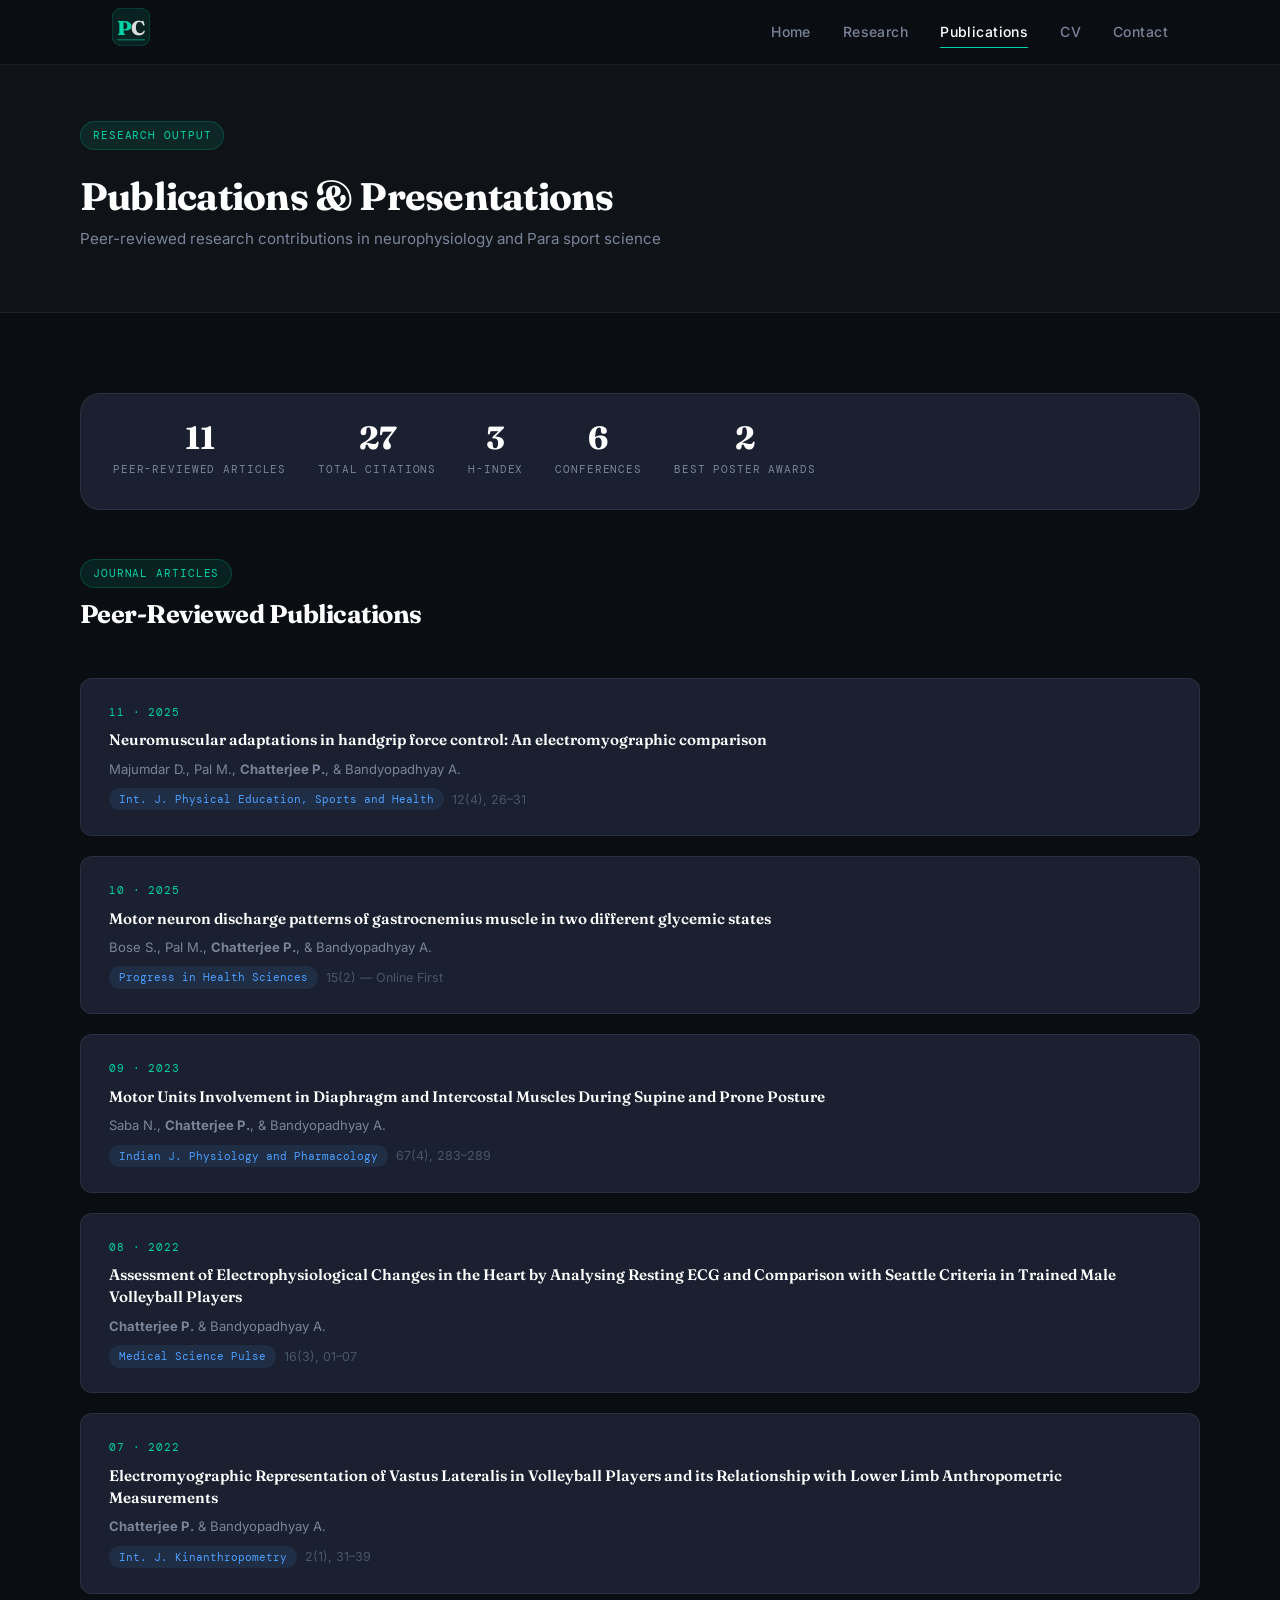
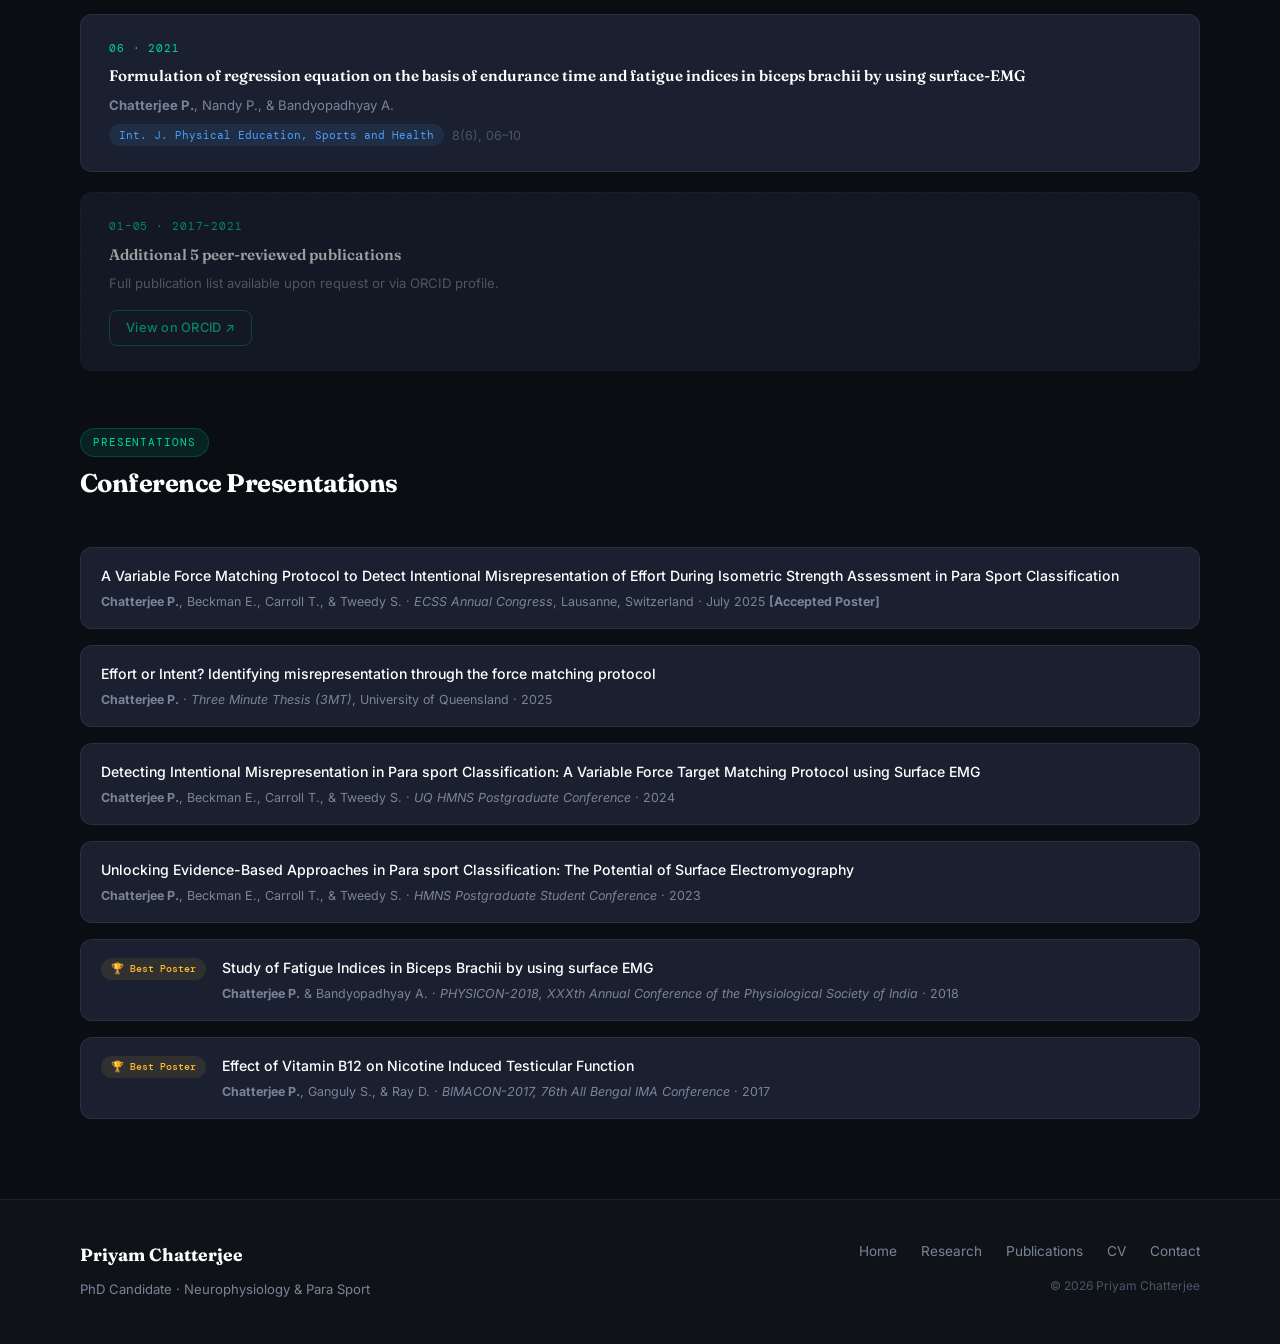
<file: publications.html>
<!DOCTYPE html>
<html lang="en">
<head>
<meta charset="UTF-8">
<link rel="icon" type="image/x-icon" href="favicon.ico">
<link rel="icon" type="image/png" sizes="32x32" href="favicon-32x32.png">
<link rel="icon" type="image/png" sizes="16x16" href="favicon-16x16.png">
<link rel="apple-touch-icon" sizes="180x180" href="apple-touch-icon.png">
<link rel="icon" type="image/png" sizes="192x192" href="android-chrome-192x192.png">
<link rel="icon" type="image/png" sizes="512x512" href="android-chrome-512x512.png">
<meta name="viewport" content="width=device-width, initial-scale=1.0">
<title>Publications — Priyam Chatterjee</title>
<link rel="preconnect" href="https://fonts.googleapis.com">
<link href="https://fonts.googleapis.com/css2?family=Fraunces:ital,opsz,wght@0,9..144,400;0,9..144,500;0,9..144,600;0,9..144,700;1,9..144,500;1,9..144,600&family=Inter:wght@300;400;500;600;700&family=DM+Mono:wght@400;500&display=swap" rel="stylesheet">
<link rel="stylesheet" href="css/style.css">
<style>
.page-hero { padding: 120px 2rem 60px; background: var(--bg-2); border-bottom: 1px solid var(--border); }
.pub-full-list { display: flex; flex-direction: column; gap: 1.25rem; }
.pub-full-item {
  background: var(--surface); border: 1px solid var(--border);
  border-radius: var(--radius); padding: 1.5rem 1.75rem;
  transition: border-color var(--transition);
}
.pub-full-item:hover { border-color: var(--teal); }
.pub-full-item .pub-num {
  font-family: var(--font-mono); font-size: 0.68rem;
  color: var(--teal); margin-bottom: 0.5rem;
  letter-spacing: 0.08em;
}
.pub-full-item h3 {
  font-family: var(--font-head); font-size: 0.95rem; font-weight: 600;
  color: var(--white); margin-bottom: 0.4rem; line-height: 1.45;
}
.pub-full-item p { font-size: 0.82rem; color: var(--text-muted); }
.pub-full-item .pub-journal {
  margin-top: 0.5rem;
  display: inline-flex; align-items: center; gap: 8px;
}
.pub-journal-tag {
  font-family: var(--font-mono); font-size: 0.68rem;
  color: var(--blue); background: rgba(77,159,255,0.1);
  border-radius: 100px; padding: 2px 10px;
}
.stats-bar {
  display: flex; gap: 2rem; flex-wrap: wrap;
  background: var(--surface);
  border: 1px solid var(--border);
  border-radius: var(--radius-lg);
  padding: 1.75rem 2rem;
  margin-bottom: 3rem;
}
.stat-item { text-align: center; }
.stat-num {
  font-family: var(--font-head); font-size: 2rem; font-weight: 700;
  color: var(--white); display: block; line-height: 1;
}
.stat-lbl {
  font-family: var(--font-mono); font-size: 0.68rem;
  color: var(--text-muted); text-transform: uppercase; letter-spacing: 0.08em;
  margin-top: 4px;
}
.conference-list { display: flex; flex-direction: column; gap: 1rem; }
.conf-item {
  display: flex; gap: 1rem; align-items: flex-start;
  padding: 1rem 1.25rem;
  background: var(--surface);
  border: 1px solid var(--border);
  border-radius: var(--radius);
}
.conf-award {
  font-family: var(--font-mono); font-size: 0.65rem; font-weight: 500;
  color: var(--amber); background: rgba(255,184,48,0.1);
  border-radius: 100px; padding: 2px 10px; white-space: nowrap;
  align-self: flex-start; margin-top: 2px;
}
.conf-body h4 { font-size: 0.88rem; font-weight: 500; color: var(--white); margin-bottom: 3px; }
.conf-body p { font-size: 0.78rem; color: var(--text-muted); }
</style>
</head>
<body>
<nav id="navbar">
  <div class="nav-inner">
    <a href="index.html" class="nav-logo" aria-label="Priyam Chatterjee">
  <svg width="38" height="38" viewBox="0 0 38 38" fill="none" xmlns="http://www.w3.org/2000/svg">
    <rect width="38" height="38" rx="10" fill="rgba(0,212,168,0.1)" stroke="rgba(0,212,168,0.25)" stroke-width="1"/>
    <!-- P -->
    <text x="5" y="27" font-family="Fraunces, serif" font-weight="800" font-size="20" fill="#00d4a8">P</text>
    <!-- C -->
    <text x="19" y="27" font-family="Fraunces, serif" font-weight="800" font-size="20" fill="rgba(255,255,255,0.85)">C</text>
    <!-- bottom accent line -->
    <rect x="5" y="31" width="28" height="1.5" rx="1" fill="rgba(0,212,168,0.4)"/>
  </svg>
</a>
    <div class="nav-links">
      <a href="index.html">Home</a>
      <a href="research.html">Research</a>
      <a href="publications.html" class="active">Publications</a>
      <a href="cv.html">CV</a>
      <a href="contact.html">Contact</a>
    </div>
    <button class="nav-toggle" id="navToggle"><span></span><span></span><span></span></button>
  </div>
</nav>

<div class="page-hero">
  <div class="container">
    <span class="section-tag">Research Output</span>
    <h1 class="section-title" style="margin-top:0.75rem;">Publications &amp; Presentations</h1>
    <p class="section-sub">Peer-reviewed research contributions in neurophysiology and Para sport science</p>
  </div>
</div>

<section class="section">
  <div class="container">
    <div class="stats-bar" data-aos>
      <div class="stat-item"><span class="stat-num">11</span><span class="stat-lbl">Peer-Reviewed Articles</span></div>
      <div class="stat-item"><span class="stat-num">27</span><span class="stat-lbl">Total Citations</span></div>
      <div class="stat-item"><span class="stat-num">3</span><span class="stat-lbl">h-index</span></div>
      <div class="stat-item"><span class="stat-num">6</span><span class="stat-lbl">Conferences</span></div>
      <div class="stat-item"><span class="stat-num">2</span><span class="stat-lbl">Best Poster Awards</span></div>
    </div>

    <div class="section-header" data-aos>
      <span class="section-tag">Journal Articles</span>
      <h2 class="section-title" style="font-size:1.6rem;">Peer-Reviewed Publications</h2>
    </div>

    <div class="pub-full-list" data-aos>
      <div class="pub-full-item">
        <div class="pub-num">11 · 2025</div>
        <h3>Neuromuscular adaptations in handgrip force control: An electromyographic comparison</h3>
        <p>Majumdar D., Pal M., <strong>Chatterjee P.</strong>, &amp; Bandyopadhyay A.</p>
        <div class="pub-journal"><span class="pub-journal-tag">Int. J. Physical Education, Sports and Health</span><span style="font-size:0.78rem;color:var(--text-dim)">12(4), 26–31</span></div>
      </div>
      <div class="pub-full-item">
        <div class="pub-num">10 · 2025</div>
        <h3>Motor neuron discharge patterns of gastrocnemius muscle in two different glycemic states</h3>
        <p>Bose S., Pal M., <strong>Chatterjee P.</strong>, &amp; Bandyopadhyay A.</p>
        <div class="pub-journal"><span class="pub-journal-tag">Progress in Health Sciences</span><span style="font-size:0.78rem;color:var(--text-dim)">15(2) — Online First</span></div>
      </div>
      <div class="pub-full-item">
        <div class="pub-num">09 · 2023</div>
        <h3>Motor Units Involvement in Diaphragm and Intercostal Muscles During Supine and Prone Posture</h3>
        <p>Saba N., <strong>Chatterjee P.</strong>, &amp; Bandyopadhyay A.</p>
        <div class="pub-journal"><span class="pub-journal-tag">Indian J. Physiology and Pharmacology</span><span style="font-size:0.78rem;color:var(--text-dim)">67(4), 283–289</span></div>
      </div>
      <div class="pub-full-item">
        <div class="pub-num">08 · 2022</div>
        <h3>Assessment of Electrophysiological Changes in the Heart by Analysing Resting ECG and Comparison with Seattle Criteria in Trained Male Volleyball Players</h3>
        <p><strong>Chatterjee P.</strong> &amp; Bandyopadhyay A.</p>
        <div class="pub-journal"><span class="pub-journal-tag">Medical Science Pulse</span><span style="font-size:0.78rem;color:var(--text-dim)">16(3), 01–07</span></div>
      </div>
      <div class="pub-full-item">
        <div class="pub-num">07 · 2022</div>
        <h3>Electromyographic Representation of Vastus Lateralis in Volleyball Players and its Relationship with Lower Limb Anthropometric Measurements</h3>
        <p><strong>Chatterjee P.</strong> &amp; Bandyopadhyay A.</p>
        <div class="pub-journal"><span class="pub-journal-tag">Int. J. Kinanthropometry</span><span style="font-size:0.78rem;color:var(--text-dim)">2(1), 31–39</span></div>
      </div>
      <div class="pub-full-item">
        <div class="pub-num">06 · 2021</div>
        <h3>Formulation of regression equation on the basis of endurance time and fatigue indices in biceps brachii by using surface-EMG</h3>
        <p><strong>Chatterjee P.</strong>, Nandy P., &amp; Bandyopadhyay A.</p>
        <div class="pub-journal"><span class="pub-journal-tag">Int. J. Physical Education, Sports and Health</span><span style="font-size:0.78rem;color:var(--text-dim)">8(6), 06–10</span></div>
      </div>
      <div class="pub-full-item" style="border-style: dashed; opacity: 0.6;">
        <div class="pub-num">01–05 · 2017–2021</div>
        <h3>Additional 5 peer-reviewed publications</h3>
        <p>Full publication list available upon request or via ORCID profile.</p>
        <div class="pub-journal">
          <a href="https://orcid.org/0000-0002-8303-2395" target="_blank" class="btn btn-outline" style="font-size:0.8rem;padding:6px 16px;margin-top:0.5rem">View on ORCID ↗</a>
        </div>
      </div>
    </div>

    <div class="section-header" data-aos style="margin-top: 3.5rem;">
      <span class="section-tag">Presentations</span>
      <h2 class="section-title" style="font-size:1.6rem;">Conference Presentations</h2>
    </div>

    <div class="conference-list" data-aos>
      <div class="conf-item">
        <div class="conf-body">
          <h4>A Variable Force Matching Protocol to Detect Intentional Misrepresentation of Effort During Isometric Strength Assessment in Para Sport Classification</h4>
          <p><strong>Chatterjee P.</strong>, Beckman E., Carroll T., &amp; Tweedy S. · <em>ECSS Annual Congress</em>, Lausanne, Switzerland · July 2025 <strong>[Accepted Poster]</strong></p>
        </div>
      </div>
      <div class="conf-item">
        <div class="conf-body">
          <h4>Effort or Intent? Identifying misrepresentation through the force matching protocol</h4>
          <p><strong>Chatterjee P.</strong> · <em>Three Minute Thesis (3MT)</em>, University of Queensland · 2025</p>
        </div>
      </div>
      <div class="conf-item">
        <div class="conf-body">
          <h4>Detecting Intentional Misrepresentation in Para sport Classification: A Variable Force Target Matching Protocol using Surface EMG</h4>
          <p><strong>Chatterjee P.</strong>, Beckman E., Carroll T., &amp; Tweedy S. · <em>UQ HMNS Postgraduate Conference</em> · 2024</p>
        </div>
      </div>
      <div class="conf-item">
        <div class="conf-body">
          <h4>Unlocking Evidence-Based Approaches in Para sport Classification: The Potential of Surface Electromyography</h4>
          <p><strong>Chatterjee P.</strong>, Beckman E., Carroll T., &amp; Tweedy S. · <em>HMNS Postgraduate Student Conference</em> · 2023</p>
        </div>
      </div>
      <div class="conf-item">
        <span class="conf-award">🏆 Best Poster</span>
        <div class="conf-body">
          <h4>Study of Fatigue Indices in Biceps Brachii by using surface EMG</h4>
          <p><strong>Chatterjee P.</strong> &amp; Bandyopadhyay A. · <em>PHYSICON-2018, XXXth Annual Conference of the Physiological Society of India</em> · 2018</p>
        </div>
      </div>
      <div class="conf-item">
        <span class="conf-award">🏆 Best Poster</span>
        <div class="conf-body">
          <h4>Effect of Vitamin B12 on Nicotine Induced Testicular Function</h4>
          <p><strong>Chatterjee P.</strong>, Ganguly S., &amp; Ray D. · <em>BIMACON-2017, 76th All Bengal IMA Conference</em> · 2017</p>
        </div>
      </div>
    </div>
  </div>
</section>

<footer>
  <div class="footer-inner">
    <div class="footer-left">
      <span class="footer-logo">Priyam Chatterjee</span>
      <p>PhD Candidate · Neurophysiology &amp; Para Sport</p>
    </div>
    <div class="footer-right">
      <nav class="footer-nav">
        <a href="index.html">Home</a>
        <a href="research.html">Research</a>
        <a href="publications.html">Publications</a>
        <a href="cv.html">CV</a>
        <a href="contact.html">Contact</a>
      </nav>
      <p class="footer-copy">© 2026 Priyam Chatterjee</p>
    </div>
  </div>
</footer>
<script src="js/main.js"></script>
</body>
</html>
</file>
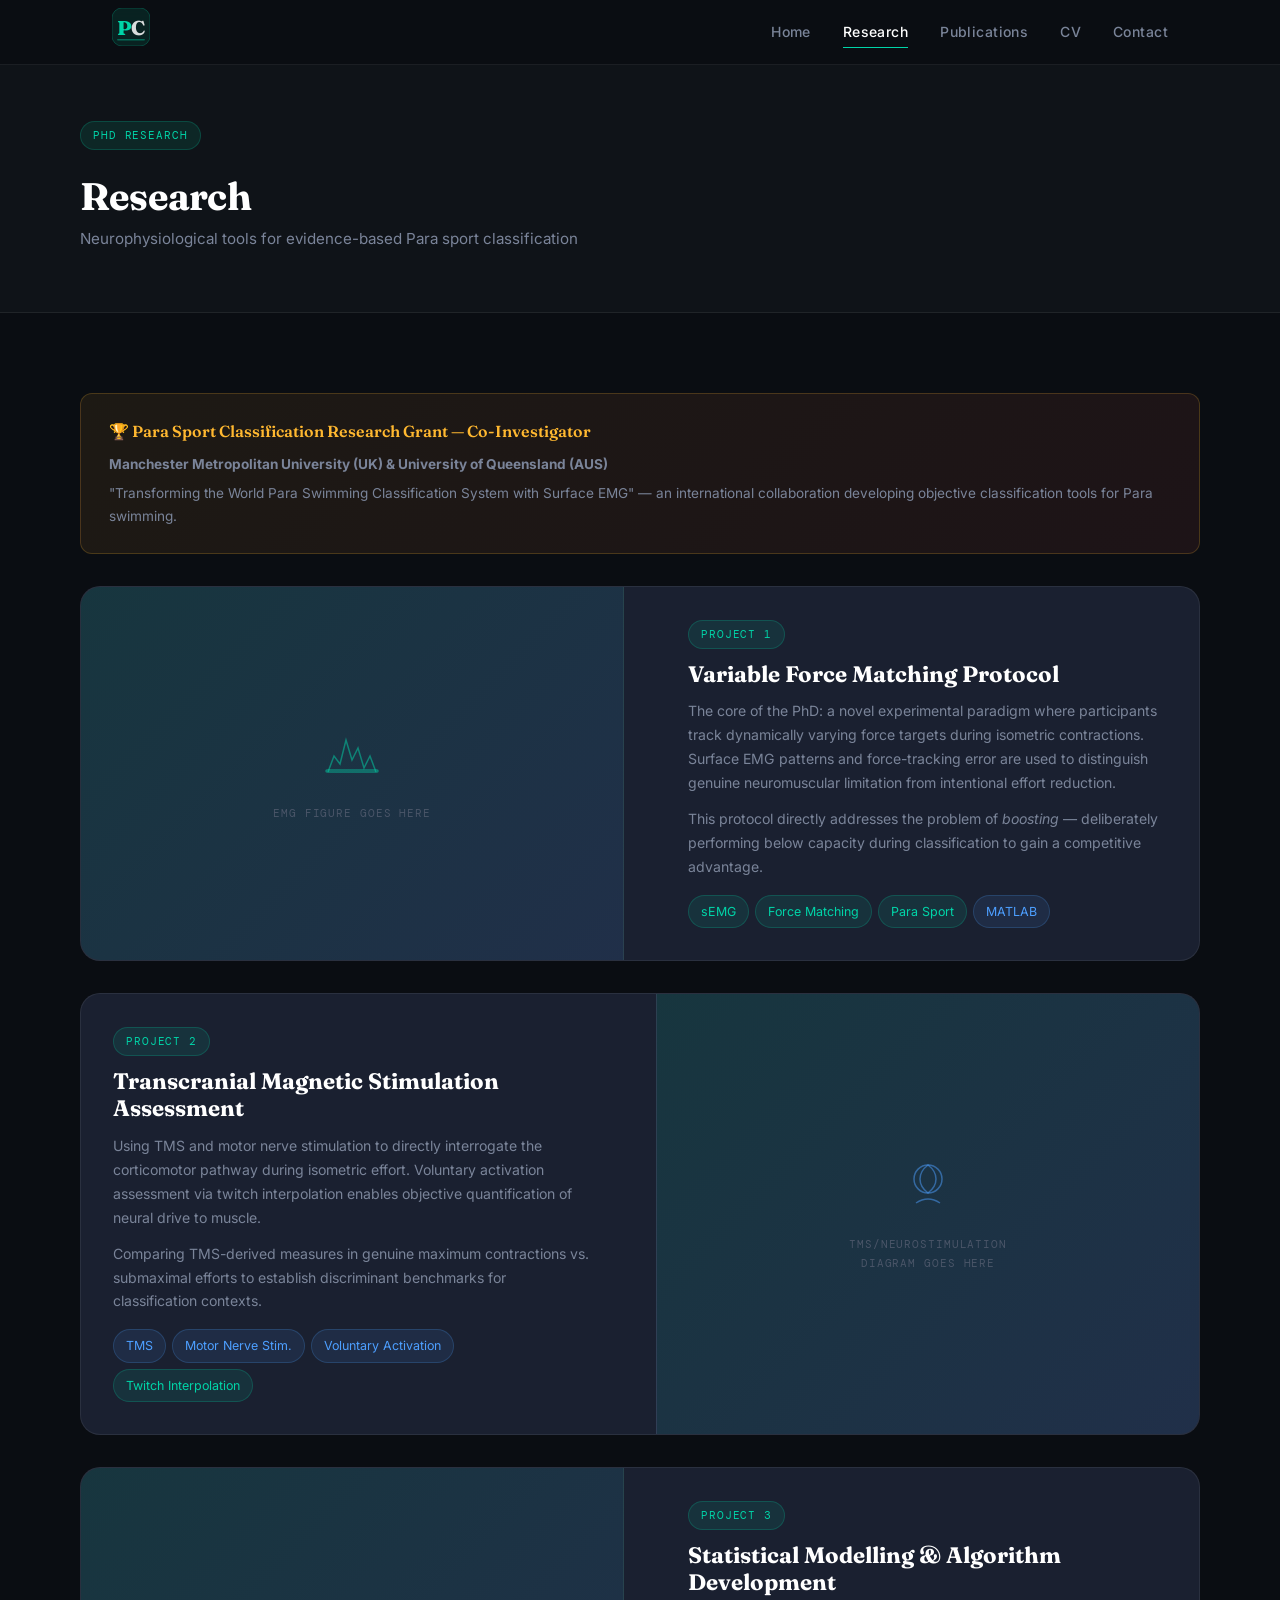
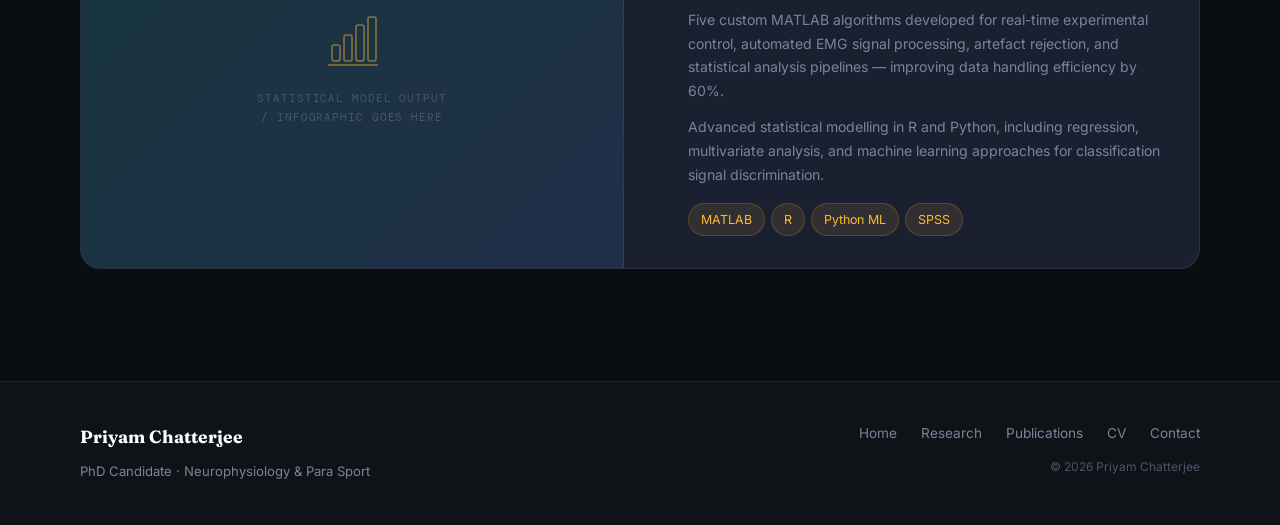
<file: research.html>
<!DOCTYPE html>
<html lang="en">
<head>
<meta charset="UTF-8">
<link rel="icon" type="image/x-icon" href="favicon.ico">
<link rel="icon" type="image/png" sizes="32x32" href="favicon-32x32.png">
<link rel="icon" type="image/png" sizes="16x16" href="favicon-16x16.png">
<link rel="apple-touch-icon" sizes="180x180" href="apple-touch-icon.png">
<link rel="icon" type="image/png" sizes="192x192" href="android-chrome-192x192.png">
<link rel="icon" type="image/png" sizes="512x512" href="android-chrome-512x512.png">
<meta name="viewport" content="width=device-width, initial-scale=1.0">
<title>Research — Priyam Chatterjee</title>
<link rel="preconnect" href="https://fonts.googleapis.com">
<link href="https://fonts.googleapis.com/css2?family=Fraunces:ital,opsz,wght@0,9..144,400;0,9..144,500;0,9..144,600;0,9..144,700;1,9..144,500;1,9..144,600&family=Inter:wght@300;400;500;600;700&family=DM+Mono:wght@400;500&display=swap" rel="stylesheet">
<link rel="stylesheet" href="css/style.css">
<style>
.page-hero { padding: 120px 2rem 60px; background: var(--bg-2); border-bottom: 1px solid var(--border); }
.research-block {
  display: grid; grid-template-columns: 1fr 1fr; gap: 2rem; margin-bottom: 2rem;
  background: var(--surface); border: 1px solid var(--border);
  border-radius: var(--radius-lg); overflow: hidden;
}
.research-block.flip { direction: rtl; }
.research-block.flip > * { direction: ltr; }
.rb-img {
  min-height: 260px;
  background: linear-gradient(135deg, rgba(0,212,168,0.12), rgba(77,159,255,0.12));
  display: flex; align-items: center; justify-content: center;
  border-right: 1px solid var(--border);
  position: relative; overflow: hidden;
}
.flip .rb-img { border-right: none; border-left: 1px solid var(--border); }
.rb-img-placeholder {
  text-align: center;
}
.rb-img-placeholder p {
  font-family: var(--font-mono); font-size: 0.7rem;
  color: var(--text-dim); margin-top: 8px;
  text-transform: uppercase; letter-spacing: 0.08em;
}
.rb-body { padding: 2rem; }
.rb-body .section-tag { margin-bottom: 0.75rem; }
.rb-body h2 {
  font-family: var(--font-head); font-size: 1.4rem; font-weight: 700;
  color: var(--white); margin-bottom: 0.75rem; line-height: 1.2;
}
.rb-body p { font-size: 0.88rem; color: var(--text-muted); line-height: 1.7; margin-bottom: 0.75rem; }
.rb-tags { display: flex; flex-wrap: wrap; gap: 6px; margin-top: 1rem; }
.grant-box {
  background: linear-gradient(135deg, rgba(255,184,48,0.08), rgba(255,107,91,0.08));
  border: 1px solid rgba(255,184,48,0.2);
  border-radius: var(--radius);
  padding: 1.5rem 1.75rem;
  margin-bottom: 2rem;
}
.grant-box h3 {
  font-family: var(--font-head); font-size: 1rem; font-weight: 600;
  color: var(--amber); margin-bottom: 0.5rem;
}
.grant-box p { font-size: 0.85rem; color: var(--text-muted); }
@media (max-width: 700px) {
  .research-block { grid-template-columns: 1fr; }
  .rb-img { min-height: 160px; }
  .flip { direction: ltr; }
}
</style>
</head>
<body>
<nav id="navbar">
  <div class="nav-inner">
    <a href="index.html" class="nav-logo" aria-label="Priyam Chatterjee">
  <svg width="38" height="38" viewBox="0 0 38 38" fill="none" xmlns="http://www.w3.org/2000/svg">
    <rect width="38" height="38" rx="10" fill="rgba(0,212,168,0.1)" stroke="rgba(0,212,168,0.25)" stroke-width="1"/>
    <!-- P -->
    <text x="5" y="27" font-family="Fraunces, serif" font-weight="800" font-size="20" fill="#00d4a8">P</text>
    <!-- C -->
    <text x="19" y="27" font-family="Fraunces, serif" font-weight="800" font-size="20" fill="rgba(255,255,255,0.85)">C</text>
    <!-- bottom accent line -->
    <rect x="5" y="31" width="28" height="1.5" rx="1" fill="rgba(0,212,168,0.4)"/>
  </svg>
</a>
    <div class="nav-links">
      <a href="index.html">Home</a>
      <a href="research.html" class="active">Research</a>
      <a href="publications.html">Publications</a>
      <a href="cv.html">CV</a>
      <a href="contact.html">Contact</a>
    </div>
    <button class="nav-toggle" id="navToggle"><span></span><span></span><span></span></button>
  </div>
</nav>

<div class="page-hero">
  <div class="container">
    <span class="section-tag">PhD Research</span>
    <h1 class="section-title" style="margin-top:0.75rem;">Research</h1>
    <p class="section-sub">Neurophysiological tools for evidence-based Para sport classification</p>
  </div>
</div>

<section class="section">
  <div class="container">

    <div class="grant-box" data-aos>
      <h3>🏆 Para Sport Classification Research Grant — Co-Investigator</h3>
      <p><strong>Manchester Metropolitan University (UK) &amp; University of Queensland (AUS)</strong></p>
      <p style="margin-top:6px;">"Transforming the World Para Swimming Classification System with Surface EMG" — an international collaboration developing objective classification tools for Para swimming.</p>
    </div>

    <div class="research-block" data-aos>
      <div class="rb-img">
        <div class="rb-img-placeholder">
          <svg width="64" height="64" viewBox="0 0 64 64" fill="none" stroke="rgba(0,212,168,0.5)" stroke-width="1.5"><path d="M8 48 L14 32 L20 40 L26 16 L32 36 L38 24 L44 44 L50 32 L56 48"/><rect x="6" y="46" width="52" height="2" rx="1"/></svg>
          <p>EMG figure goes here</p>
        </div>
      </div>
      <div class="rb-body">
        <span class="section-tag">Project 1</span>
        <h2>Variable Force Matching Protocol</h2>
        <p>The core of the PhD: a novel experimental paradigm where participants track dynamically varying force targets during isometric contractions. Surface EMG patterns and force-tracking error are used to distinguish genuine neuromuscular limitation from intentional effort reduction.</p>
        <p>This protocol directly addresses the problem of <em>boosting</em> — deliberately performing below capacity during classification to gain a competitive advantage.</p>
        <div class="rb-tags">
          <span class="stag stag-teal">sEMG</span>
          <span class="stag stag-teal">Force Matching</span>
          <span class="stag stag-teal">Para Sport</span>
          <span class="stag stag-blue">MATLAB</span>
        </div>
      </div>
    </div>

    <div class="research-block flip" data-aos>
      <div class="rb-img">
        <div class="rb-img-placeholder">
          <svg width="64" height="64" viewBox="0 0 64 64" fill="none" stroke="rgba(77,159,255,0.5)" stroke-width="1.5"><circle cx="32" cy="24" r="14"/><path d="M32 10 Q40 16 40 24 Q40 32 32 38 Q24 32 24 24 Q24 16 32 10z"/><path d="M20 48 Q32 40 44 48"/></svg>
          <p>TMS/neurostimulation<br>diagram goes here</p>
        </div>
      </div>
      <div class="rb-body">
        <span class="section-tag">Project 2</span>
        <h2>Transcranial Magnetic Stimulation Assessment</h2>
        <p>Using TMS and motor nerve stimulation to directly interrogate the corticomotor pathway during isometric effort. Voluntary activation assessment via twitch interpolation enables objective quantification of neural drive to muscle.</p>
        <p>Comparing TMS-derived measures in genuine maximum contractions vs. submaximal efforts to establish discriminant benchmarks for classification contexts.</p>
        <div class="rb-tags">
          <span class="stag stag-blue">TMS</span>
          <span class="stag stag-blue">Motor Nerve Stim.</span>
          <span class="stag stag-blue">Voluntary Activation</span>
          <span class="stag stag-teal">Twitch Interpolation</span>
        </div>
      </div>
    </div>

    <div class="research-block" data-aos>
      <div class="rb-img">
        <div class="rb-img-placeholder">
          <svg width="64" height="64" viewBox="0 0 64 64" fill="none" stroke="rgba(255,184,48,0.5)" stroke-width="1.5"><rect x="12" y="36" width="8" height="16" rx="2"/><rect x="24" y="26" width="8" height="26" rx="2"/><rect x="36" y="16" width="8" height="36" rx="2"/><rect x="48" y="8" width="8" height="44" rx="2"/><path d="M8 56 L58 56"/></svg>
          <p>Statistical model output<br>/ infographic goes here</p>
        </div>
      </div>
      <div class="rb-body">
        <span class="section-tag">Project 3</span>
        <h2>Statistical Modelling &amp; Algorithm Development</h2>
        <p>Five custom MATLAB algorithms developed for real-time experimental control, automated EMG signal processing, artefact rejection, and statistical analysis pipelines — improving data handling efficiency by 60%.</p>
        <p>Advanced statistical modelling in R and Python, including regression, multivariate analysis, and machine learning approaches for classification signal discrimination.</p>
        <div class="rb-tags">
          <span class="stag stag-amber">MATLAB</span>
          <span class="stag stag-amber">R</span>
          <span class="stag stag-amber">Python ML</span>
          <span class="stag stag-amber">SPSS</span>
        </div>
      </div>
    </div>

  </div>
</section>

<footer>
  <div class="footer-inner">
    <div class="footer-left">
      <span class="footer-logo">Priyam Chatterjee</span>
      <p>PhD Candidate · Neurophysiology &amp; Para Sport</p>
    </div>
    <div class="footer-right">
      <nav class="footer-nav">
        <a href="index.html">Home</a>
        <a href="research.html">Research</a>
        <a href="publications.html">Publications</a>
        <a href="cv.html">CV</a>
        <a href="contact.html">Contact</a>
      </nav>
      <p class="footer-copy">© 2026 Priyam Chatterjee</p>
    </div>
  </div>
</footer>
<script src="js/main.js"></script>
</body>
</html>
</file>
<file: css/style.css>
/* ============================================================
   PRIYAM CHATTERJEE — PORTFOLIO
   Theme: Dark Elegance with Teal/Electric-Blue Accents
   Fonts: Fraunces (headings) + Inter (body) + DM Mono (code/labels)
   ============================================================ */

/* ── RESET & BASE ─────────────────────────────────────── */
*, *::before, *::after { box-sizing: border-box; margin: 0; padding: 0; }

:root {
  --bg:         #0a0d12;
  --bg-2:       #0f1318;
  --bg-3:       #141820;
  --bg-pale:    #f7f8fc;
  --bg-pale-2:  #eef0f6;
  --surface:    #1a2030;
  --surface-2:  #212840;

  --teal:       #00d4a8;
  --teal-dim:   #00b08a;
  --blue:       #4d9fff;
  --blue-dim:   #2d7ce6;
  --amber:      #ffb830;
  --coral:      #ff6b5b;
  --white:      #ffffff;
  --text-main:  #e8eaf2;
  --text-muted: #7a8499;
  --text-dim:   #4a5568;
  --border:     rgba(255,255,255,0.07);
  --border-2:   rgba(255,255,255,0.13);

  --font-head:  'Fraunces', serif;
  --font-body:  'Inter', sans-serif;
  --font-mono:  'DM Mono', monospace;

  --max-w: 1120px;
  --radius: 12px;
  --radius-lg: 20px;
  --transition: 0.3s cubic-bezier(0.4, 0, 0.2, 1);
}

html { scroll-behavior: smooth; }

body {
  font-family: var(--font-body);
  background: var(--bg);
  color: var(--text-main);
  font-size: 16px;
  line-height: 1.7;
  overflow-x: hidden;
}

a { color: inherit; text-decoration: none; }
img { max-width: 100%; display: block; }

/* ── SCROLLBAR ─────────────────────────────────────────── */
::-webkit-scrollbar { width: 6px; }
::-webkit-scrollbar-track { background: var(--bg); }
::-webkit-scrollbar-thumb { background: var(--surface-2); border-radius: 3px; }

/* ── NAVIGATION ───────────────────────────────────────── */
#navbar {
  position: fixed; top: 0; left: 0; right: 0; z-index: 100;
  background: rgba(10, 13, 18, 0.85);
  backdrop-filter: blur(16px);
  border-bottom: 1px solid var(--border);
  transition: var(--transition);
}
#navbar.scrolled {
  background: rgba(10, 13, 18, 0.97);
  box-shadow: 0 4px 30px rgba(0,0,0,0.4);
}
.nav-inner {
  max-width: var(--max-w);
  margin: 0 auto;
  padding: 0 2rem;
  height: 64px;
  display: flex;
  align-items: center;
  justify-content: space-between;
}
.nav-logo {
  font-family: var(--font-head);
  font-weight: 800;
  font-size: 1.3rem;
  color: var(--teal);
  letter-spacing: 0.05em;
}
.nav-links {
  display: flex;
  gap: 2rem;
  align-items: center;
}
.nav-links a {
  font-family: var(--font-body);
  font-size: 0.875rem;
  font-weight: 500;
  color: var(--text-muted);
  letter-spacing: 0.03em;
  transition: color var(--transition);
  position: relative;
}
.nav-links a::after {
  content: '';
  position: absolute; bottom: -4px; left: 0; right: 0; height: 1px;
  background: var(--teal);
  transform: scaleX(0);
  transition: transform var(--transition);
}
.nav-links a:hover, .nav-links a.active { color: var(--white); }
.nav-links a:hover::after, .nav-links a.active::after { transform: scaleX(1); }

.nav-toggle {
  display: none;
  flex-direction: column; gap: 5px; cursor: pointer;
  background: none; border: none; padding: 4px;
}
.nav-toggle span {
  display: block; width: 24px; height: 2px;
  background: var(--text-muted); border-radius: 2px;
  transition: var(--transition);
}

/* ── HERO ─────────────────────────────────────────────── */
#hero {
  min-height: 100vh;
  display: flex; flex-direction: column;
  justify-content: center;
  padding: 100px 2rem 60px;
  position: relative;
  overflow-x: hidden;
}
#hero::before {
  content: '';
  position: absolute; inset: 0;
  background:
    radial-gradient(ellipse 60% 50% at 70% 40%, rgba(0,212,168,0.06) 0%, transparent 70%),
    radial-gradient(ellipse 40% 60% at 20% 70%, rgba(77,159,255,0.05) 0%, transparent 70%);
  pointer-events: none;
}
.hero-grid {
  max-width: var(--max-w);
  margin: 0 auto;
  display: grid;
  grid-template-columns: 1fr 1fr;
  gap: 4rem;
  align-items: center;
  width: 100%;
}
.hero-badge {
  display: inline-flex;
  align-items: center;
  gap: 8px;
  font-family: var(--font-mono);
  font-size: 0.75rem;
  color: var(--teal);
  background: rgba(0,212,168,0.1);
  border: 1px solid rgba(0,212,168,0.2);
  border-radius: 100px;
  padding: 6px 14px;
  margin-bottom: 1.5rem;
  letter-spacing: 0.05em;
}
.badge-dot {
  width: 7px; height: 7px; border-radius: 50%;
  background: var(--teal);
  animation: pulse 2s infinite;
}
@keyframes pulse {
  0%, 100% { opacity: 1; transform: scale(1); }
  50% { opacity: 0.5; transform: scale(0.85); }
}
.hero-title {
  font-family: var(--font-head);
  font-weight: 800;
  font-size: clamp(3rem, 6vw, 5.5rem);
  line-height: 1.0;
  color: var(--white);
  margin-bottom: 0.75rem;
  letter-spacing: -0.02em;
}
.hero-title em {
  font-style: italic;
  color: var(--teal);
  font-weight: 500;
  font-family: 'Fraunces', serif;
}
.hero-sub {
  font-family: var(--font-head);
  font-size: 1.05rem;
  color: var(--blue);
  font-weight: 500;
  letter-spacing: 0.02em;
  margin-bottom: 1.25rem;
}
.hero-desc {
  font-size: 1rem;
  color: var(--text-muted);
  max-width: 500px;
  line-height: 1.75;
  margin-bottom: 2rem;
}
.hero-actions {
  display: flex; gap: 1rem; flex-wrap: wrap;
  margin-bottom: 2.5rem;
}
.btn {
  display: inline-flex; align-items: center; gap: 8px;
  padding: 12px 28px;
  border-radius: 8px;
  font-family: var(--font-body);
  font-size: 0.9rem;
  font-weight: 500;
  letter-spacing: 0.02em;
  transition: all var(--transition);
  cursor: pointer;
  border: none;
}
.btn-primary {
  background: var(--teal);
  color: #0a0d12;
}
.btn-primary:hover {
  background: #00f0c0;
  transform: translateY(-2px);
  box-shadow: 0 8px 24px rgba(0,212,168,0.3);
}
.btn-ghost {
  background: transparent;
  color: var(--text-main);
  border: 1px solid var(--border-2);
}
.btn-ghost:hover {
  border-color: var(--teal);
  color: var(--teal);
  transform: translateY(-2px);
}
.btn-outline {
  background: transparent;
  color: var(--teal);
  border: 1px solid rgba(0,212,168,0.4);
  padding: 10px 24px;
  border-radius: 8px;
  font-size: 0.9rem;
  font-weight: 500;
  transition: all var(--transition);
}
.btn-outline:hover {
  background: rgba(0,212,168,0.08);
  border-color: var(--teal);
}
.btn-ghost-sm {
  background: transparent;
  color: var(--text-muted);
  font-size: 0.875rem;
  font-weight: 400;
  padding: 10px 20px;
  transition: color var(--transition);
}
.btn-ghost-sm:hover { color: var(--white); }

.hero-metrics {
  display: flex;
  align-items: center;
  gap: 1.5rem;
  flex-wrap: wrap;
}
.metric { text-align: left; }
.metric-num {
  display: block;
  font-family: var(--font-head);
  font-size: 1.5rem;
  font-weight: 700;
  color: var(--white);
  line-height: 1.1;
}
.metric-lbl {
  display: block;
  font-family: var(--font-mono);
  font-size: 0.7rem;
  color: var(--text-muted);
  letter-spacing: 0.06em;
  text-transform: uppercase;
  margin-top: 2px;
}
.metric-div {
  width: 1px; height: 36px;
  background: var(--border-2);
}

/* Photo frame */
.hero-visual {
  position: relative;
  display: flex;
  justify-content: center;
  align-items: center;
}
.photo-frame {
  position: relative;
  width: 340px; height: 420px;
  border-radius: 24px;
  overflow: visible;
}
.photo-placeholder {
  width: 100%; height: 100%;
  border-radius: 24px;
  border: 2px dashed rgba(0,212,168,0.3);
  background: linear-gradient(135deg, rgba(0,212,168,0.05) 0%, rgba(77,159,255,0.05) 100%);
  display: flex; flex-direction: column;
  align-items: center; justify-content: center;
  gap: 12px;
}
.photo-initials {
  font-family: var(--font-head);
  font-size: 4rem; font-weight: 800;
  color: rgba(0,212,168,0.3);
}
.photo-hint {
  font-family: var(--font-mono);
  font-size: 0.75rem;
  color: var(--text-dim);
  letter-spacing: 0.08em;
}
.photo-accent-ring {
  position: absolute;
  top: -12px; right: -12px; bottom: -12px; left: -12px;
  border-radius: 30px;
  border: 1px solid rgba(0,212,168,0.12);
  pointer-events: none;
}
.photo-accent-dot {
  position: absolute; width: 10px; height: 10px;
  border-radius: 50%; background: var(--teal);
}
.dot-1 { top: 20px; right: -5px; }
.dot-2 { bottom: 60px; left: -5px; background: var(--blue); }

.emg-deco {
  position: absolute;
  bottom: -30px; left: -30px; right: -30px;
  width: calc(100% + 60px);
  opacity: 0.4;
}
.emg-line {
  stroke: var(--teal); stroke-width: 1.5;
  fill: none;
  stroke-dasharray: 600;
  stroke-dashoffset: 600;
  animation: draw-emg 3s ease forwards 1s;
}
@keyframes draw-emg {
  to { stroke-dashoffset: 0; }
}

.hero-card-float {
  position: absolute;
  display: flex; align-items: center; gap: 10px;
  background: rgba(26,32,48,0.92);
  border: 1px solid var(--border-2);
  border-radius: 12px;
  padding: 10px 16px;
  backdrop-filter: blur(12px);
  font-size: 0.8rem;
}
.card-float-1 { top: 30px; right: -30px; }
.card-float-2 { bottom: 100px; left: -40px; }
.float-icon { font-size: 1.2rem; }
.float-label {
  font-family: var(--font-mono); font-size: 0.68rem;
  color: var(--text-muted); text-transform: uppercase; letter-spacing: 0.06em;
}
.float-val { font-weight: 500; color: var(--white); font-size: 0.82rem; }

.hero-scroll-hint {
  position: absolute; bottom: 2rem; left: 50%; transform: translateX(-50%);
  display: flex; flex-direction: column; align-items: center; gap: 8px;
  font-family: var(--font-mono); font-size: 0.68rem;
  color: var(--text-dim); letter-spacing: 0.1em; text-transform: uppercase;
  animation: scroll-bounce 2s infinite;
}
.scroll-arrow {
  width: 14px; height: 14px;
  border-right: 1px solid var(--text-dim);
  border-bottom: 1px solid var(--text-dim);
  transform: rotate(45deg);
}
@keyframes scroll-bounce {
  0%, 100% { transform: translateX(-50%) translateY(0); }
  50% { transform: translateX(-50%) translateY(6px); }
}

/* ── AFFILIATION STRIP ────────────────────────────────── */
.affil-strip {
  border-top: 1px solid var(--border);
  border-bottom: 1px solid var(--border);
  background: var(--bg-2);
  padding: 16px 2rem;
  overflow: hidden;
}
.affil-inner {
  max-width: var(--max-w);
  margin: 0 auto;
  display: flex; align-items: center; gap: 2rem;
  flex-wrap: wrap;
}
.affil-label {
  font-family: var(--font-mono);
  font-size: 0.7rem;
  color: var(--text-dim);
  text-transform: uppercase;
  letter-spacing: 0.1em;
  white-space: nowrap;
}
.affil-list { display: flex; align-items: center; gap: 1rem; flex-wrap: wrap; }
.affil-item {
  font-size: 0.875rem;
  color: var(--text-muted);
  font-weight: 400;
}
.affil-sep { color: var(--text-dim); }

/* ── SECTIONS ─────────────────────────────────────────── */
.section { padding: 80px 2rem; }
.section-dark {
  background: var(--bg-3);
  border-top: 1px solid var(--border);
  border-bottom: 1px solid var(--border);
}
.section-pale {
  background: var(--bg-pale);
  color: #1a2030;
}
.container {
  max-width: var(--max-w);
  margin: 0 auto;
}
.section-header { margin-bottom: 3rem; }
.section-tag {
  display: inline-block;
  font-family: var(--font-mono);
  font-size: 0.7rem;
  color: var(--teal);
  background: rgba(0,212,168,0.1);
  border: 1px solid rgba(0,212,168,0.2);
  border-radius: 100px;
  padding: 4px 12px;
  letter-spacing: 0.08em;
  text-transform: uppercase;
  margin-bottom: 0.75rem;
}
.section-tag-light {
  color: var(--teal);
  background: rgba(0,212,168,0.12);
  border-color: rgba(0,212,168,0.25);
}
.section-title {
  font-family: var(--font-head);
  font-weight: 700;
  font-size: clamp(1.8rem, 3vw, 2.8rem);
  color: var(--white);
  letter-spacing: -0.02em;
  line-height: 1.15;
}
.section-title-light { color: var(--white); }
.section-sub { color: var(--text-muted); margin-top: 0.5rem; font-size: 0.95rem; }
.section-sub-light { color: rgba(255,255,255,0.5); }

.section-pale .section-tag {
  color: #0f6e56; background: rgba(0,110,86,0.1); border-color: rgba(0,110,86,0.25);
}
.section-pale .section-title { color: #0f1318; }
.section-pale .section-sub { color: #556080; }

/* ── FOCUS CARDS ──────────────────────────────────────── */
.focus-grid {
  display: grid;
  grid-template-columns: repeat(auto-fit, minmax(240px, 1fr));
  gap: 1.5rem;
}
.focus-card {
  background: var(--surface);
  border: 1px solid var(--border);
  border-radius: var(--radius-lg);
  padding: 2rem;
  transition: all var(--transition);
}
.focus-card:hover {
  border-color: var(--border-2);
  transform: translateY(-4px);
  box-shadow: 0 16px 40px rgba(0,0,0,0.3);
}
.focus-icon-wrap {
  width: 52px; height: 52px; border-radius: 14px;
  display: flex; align-items: center; justify-content: center;
  margin-bottom: 1.25rem;
}
.icon-teal { background: rgba(0,212,168,0.12); color: var(--teal); }
.icon-blue { background: rgba(77,159,255,0.12); color: var(--blue); }
.icon-amber { background: rgba(255,184,48,0.12); color: var(--amber); }
.icon-coral { background: rgba(255,107,91,0.12); color: var(--coral); }
.focus-card h3 {
  font-family: var(--font-head);
  font-size: 1rem;
  font-weight: 600;
  color: var(--white);
  margin-bottom: 0.6rem;
}
.focus-card p { color: var(--text-muted); font-size: 0.875rem; line-height: 1.65; }

/* ── PIPELINE ─────────────────────────────────────────── */
.pipeline {
  display: flex;
  align-items: flex-start;
  gap: 0;
  overflow-x: auto;
  padding-bottom: 1rem;
}
.pipeline-step {
  flex: 1; min-width: 160px;
  text-align: center;
  padding: 1.5rem 1rem;
  background: var(--surface);
  border: 1px solid var(--border);
  border-radius: var(--radius);
  position: relative;
}
.pipeline-step:hover { border-color: var(--teal); }
.ps-num {
  font-family: var(--font-mono);
  font-size: 0.65rem; letter-spacing: 0.12em;
  color: var(--teal);
  margin-bottom: 0.75rem;
  text-transform: uppercase;
}
.ps-icon {
  color: var(--teal);
  margin: 0 auto 0.75rem;
  width: 40px; height: 40px;
  display: flex; align-items: center; justify-content: center;
}
.pipeline-step h4 {
  font-family: var(--font-head);
  font-size: 0.85rem; font-weight: 600;
  color: var(--white); margin-bottom: 0.5rem;
}
.pipeline-step p { font-size: 0.75rem; color: var(--text-muted); line-height: 1.55; }
.pipeline-arrow {
  padding: 0 8px;
  color: var(--teal);
  font-size: 1.2rem;
  align-self: center;
  flex-shrink: 0;
  opacity: 0.6;
}

/* ── SKILLS ───────────────────────────────────────────── */
.skills-grid {
  display: grid; grid-template-columns: repeat(auto-fit, minmax(280px, 1fr));
  gap: 2rem; margin-bottom: 2.5rem;
}
.skill-group-title {
  font-family: var(--font-mono);
  font-size: 0.72rem; font-weight: 500;
  color: var(--text-dim);
  text-transform: uppercase; letter-spacing: 0.1em;
  margin-bottom: 0.75rem;
}
.skill-tags { display: flex; flex-wrap: wrap; gap: 8px; }
.stag {
  font-size: 0.78rem; font-weight: 400;
  padding: 5px 12px; border-radius: 100px;
}
.stag-teal { background: rgba(0,212,168,0.1); color: var(--teal); border: 1px solid rgba(0,212,168,0.2); }
.stag-blue { background: rgba(77,159,255,0.1); color: var(--blue); border: 1px solid rgba(77,159,255,0.2); }
.stag-amber { background: rgba(255,184,48,0.1); color: var(--amber); border: 1px solid rgba(255,184,48,0.2); }

.skill-bars { display: flex; flex-direction: column; gap: 1rem; }
.sbar-item {}
.sbar-head {
  display: flex; justify-content: space-between;
  font-size: 0.85rem; color: var(--text-main);
  margin-bottom: 6px;
}
.sbar-head span:last-child {
  font-family: var(--font-mono);
  font-size: 0.72rem; color: var(--teal);
}
.sbar-track {
  height: 4px; background: var(--surface-2);
  border-radius: 2px; overflow: hidden;
}
.sbar-fill {
  height: 100%;
  width: var(--w);
  background: linear-gradient(90deg, var(--teal), var(--blue-dim));
  border-radius: 2px;
  animation: grow-bar 1.4s ease forwards;
  transform-origin: left;
  transform: scaleX(0);
}
.sbar-blue { background: linear-gradient(90deg, var(--blue), #7b5ea7); }
.sbar-amber { background: linear-gradient(90deg, var(--amber), var(--coral)); }
@keyframes grow-bar {
  to { transform: scaleX(1); }
}

/* ── PUBLICATIONS (pale section) ─────────────────────── */
.pub-list { display: flex; flex-direction: column; gap: 0; margin-bottom: 2rem; }
.pub-item {
  display: flex; align-items: flex-start; gap: 1.25rem;
  padding: 1.25rem 0;
  border-bottom: 1px solid var(--bg-pale-2);
}
.pub-year {
  font-family: var(--font-mono);
  font-size: 0.72rem; color: #778; min-width: 36px; padding-top: 3px;
}
.pub-body { flex: 1; }
.pub-title {
  font-size: 0.9rem; font-weight: 500;
  color: #1a2030; line-height: 1.5; margin-bottom: 4px;
}
.pub-meta { font-size: 0.8rem; color: #556080; }
.pub-meta strong { color: #1a2030; }
.pub-badge {
  font-family: var(--font-mono);
  font-size: 0.65rem; font-weight: 500;
  padding: 3px 10px; border-radius: 100px;
  white-space: nowrap; align-self: center;
}
.pub-badge-new { background: rgba(0,110,86,0.12); color: #0f6e56; }
.pub-footer { display: flex; align-items: center; gap: 1rem; flex-wrap: wrap; }

/* ── AWARDS TIMELINE ─────────────────────────────────── */
.awards-timeline { display: flex; flex-direction: column; gap: 0; position: relative; }
.awards-timeline::before {
  content: '';
  position: absolute; left: 72px; top: 0; bottom: 0; width: 1px;
  background: var(--border);
}
.awd-item {
  display: grid;
  grid-template-columns: 64px 20px 1fr;
  gap: 1rem; align-items: flex-start;
  padding: 1.25rem 0;
}
.awd-year {
  font-family: var(--font-mono);
  font-size: 0.72rem; color: var(--text-dim);
  text-align: right; padding-top: 4px;
}
.awd-dot {
  width: 12px; height: 12px; border-radius: 50%;
  background: var(--surface-2); border: 2px solid var(--border-2);
  margin-top: 4px; flex-shrink: 0;
  position: relative; z-index: 1;
}
.awd-dot-gold { background: var(--amber); border-color: var(--amber); }
.awd-dot-accent { background: var(--teal); border-color: var(--teal); }
.awd-content h4 {
  font-family: var(--font-head);
  font-size: 0.95rem; font-weight: 600;
  color: var(--white); margin-bottom: 3px;
}
.awd-content p { font-size: 0.82rem; color: var(--text-muted); line-height: 1.5; }

/* ── EDUCATION CARDS ─────────────────────────────────── */
.edu-cards {
  display: grid;
  grid-template-columns: 1fr 1fr;
  grid-template-rows: auto auto;
  gap: 1.5rem;
}
.edu-card {
  background: var(--white);
  border: 1px solid rgba(0,0,0,0.08);
  border-radius: var(--radius-lg);
  padding: 1.75rem;
  position: relative; overflow: hidden;
}
.edu-card-featured {
  grid-column: 1 / -1;
  border-color: rgba(0,110,86,0.3);
  border-width: 2px;
  background: linear-gradient(135deg, rgba(0,110,86,0.03) 0%, rgba(0,95,65,0.06) 100%), white;
}
.edu-flag {
  position: absolute; top: 0; right: 0;
  background: #0f6e56; color: white;
  font-family: var(--font-mono); font-size: 0.65rem;
  letter-spacing: 0.08em; text-transform: uppercase;
  padding: 5px 14px;
  border-radius: 0 16px 0 12px;
}
.edu-top {
  display: flex; align-items: flex-start; gap: 1rem;
  margin-bottom: 1rem;
}
.edu-uni-logo {
  width: 48px; height: 48px; border-radius: 12px;
  background: linear-gradient(135deg, #0f6e56, #1d9e75);
  color: white;
  font-family: var(--font-head);
  font-weight: 800; font-size: 0.9rem;
  display: flex; align-items: center; justify-content: center;
  flex-shrink: 0;
}
.edu-logo-sm { background: linear-gradient(135deg, #185fa5, #378add); }
.edu-top h3 {
  font-family: var(--font-head); font-weight: 600;
  font-size: 1rem; color: #0f1318; margin-bottom: 2px;
}
.edu-uni { font-size: 0.82rem; color: #556080; margin-bottom: 2px; }
.edu-date {
  font-family: var(--font-mono); font-size: 0.7rem;
  color: #9aabbf; letter-spacing: 0.04em;
}
.edu-thesis { font-size: 0.85rem; color: #334; margin-bottom: 0.75rem; line-height: 1.6; }
.edu-supervisors {
  font-size: 0.78rem; color: #556080;
  background: rgba(0,0,0,0.03);
  border-radius: 8px; padding: 10px 14px;
}
.edu-supervisors span { font-weight: 500; color: #334; margin-right: 6px; }
.edu-note { font-size: 0.82rem; color: #556080; line-height: 1.5; }

/* ── CTA SECTION ─────────────────────────────────────── */
.cta-section {
  background: var(--bg-3);
  border-top: 1px solid var(--border);
  border-bottom: 1px solid var(--border);
}
.cta-inner {
  display: flex; align-items: center; justify-content: space-between;
  gap: 3rem; flex-wrap: wrap;
}
.cta-text h2 {
  font-family: var(--font-head);
  font-size: 2rem; font-weight: 700;
  color: var(--white); margin-bottom: 0.5rem;
}
.cta-text p { color: var(--text-muted); max-width: 440px; }
.cta-links { display: flex; flex-direction: column; gap: 0.75rem; }
.cta-link {
  display: flex; align-items: center; gap: 10px;
  font-size: 0.9rem; color: var(--text-muted);
  transition: color var(--transition);
}
.cta-link:hover { color: var(--teal); }

/* ── FOOTER ───────────────────────────────────────────── */
footer {
  background: var(--bg-2);
  border-top: 1px solid var(--border);
  padding: 2.5rem 2rem;
}
.footer-inner {
  max-width: var(--max-w); margin: 0 auto;
  display: flex; justify-content: space-between; align-items: flex-start;
  gap: 2rem; flex-wrap: wrap;
}
.footer-logo {
  font-family: var(--font-head);
  font-size: 1.1rem; font-weight: 700;
  color: var(--white); display: block; margin-bottom: 0.5rem;
}
.footer-left p { font-size: 0.82rem; color: var(--text-muted); margin-bottom: 3px; }
.footer-nav {
  display: flex; gap: 1.5rem; flex-wrap: wrap; margin-bottom: 0.75rem;
  justify-content: flex-end;
}
.footer-nav a {
  font-size: 0.85rem; color: var(--text-muted);
  transition: color var(--transition);
}
.footer-nav a:hover { color: var(--teal); }
.footer-copy { font-size: 0.75rem; color: var(--text-dim); text-align: right; }

/* ── AOS ANIMATIONS ───────────────────────────────────── */
[data-aos] {
  opacity: 0; transform: translateY(20px);
  transition: opacity 0.6s ease, transform 0.6s ease;
}
[data-aos].aos-visible {
  opacity: 1; transform: translateY(0);
}
[data-delay="100"] { transition-delay: 0.1s; }
[data-delay="200"] { transition-delay: 0.2s; }
[data-delay="300"] { transition-delay: 0.3s; }

/* ── PALE SECTION OVERRIDES ───────────────────────────── */
.section-pale .focus-card {
  background: var(--white);
  border-color: rgba(0,0,0,0.06);
}
.section-pale .focus-card h3 { color: #1a2030; }
.section-pale .focus-card p { color: #556080; }

/* ── SHORT-SCREEN HERO FIX ───────────────────────────── */
@media (max-height: 820px) {
  #hero { padding: 84px 2rem 30px; }
  .hero-badge { margin-bottom: 1rem; }
  .hero-title { font-size: clamp(2.6rem, 5.5vw, 4.6rem); margin-bottom: 0.5rem; }
  .hero-sub { margin-bottom: 0.85rem; }
  .hero-desc { margin-bottom: 1.25rem; }
  .hero-actions { margin-bottom: 1.5rem; }
}

/* ── RESPONSIVE ───────────────────────────────────────── */
@media (max-width: 900px) {
  .hero-grid { grid-template-columns: 1fr; }
  .hero-visual { display: none; }
  .pipeline { gap: 4px; }
  .pipeline-arrow { display: none; }
  .pipeline-step { min-width: 140px; }
  .edu-cards { grid-template-columns: 1fr; }
  .edu-card-featured { grid-column: auto; }
  .cta-inner { flex-direction: column; }
  .awards-timeline::before { left: 64px; }
}
@media (max-width: 860px) {
  .nav-links { display: none; }
  .nav-links.open {
    display: flex; flex-direction: column;
    position: fixed; inset: 64px 0 0 0;
    background: var(--bg);
    padding: 2rem;
    gap: 1.5rem;
    align-items: flex-start;
    border-top: 1px solid var(--border);
    z-index: 99;
  }
  .nav-links.open a { font-size: 1.25rem; }
  .nav-toggle { display: flex; }
  .hero-metrics { gap: 1rem; }
  .metric-div { display: none; }
  .section { padding: 60px 1.25rem; }
}
</file>
